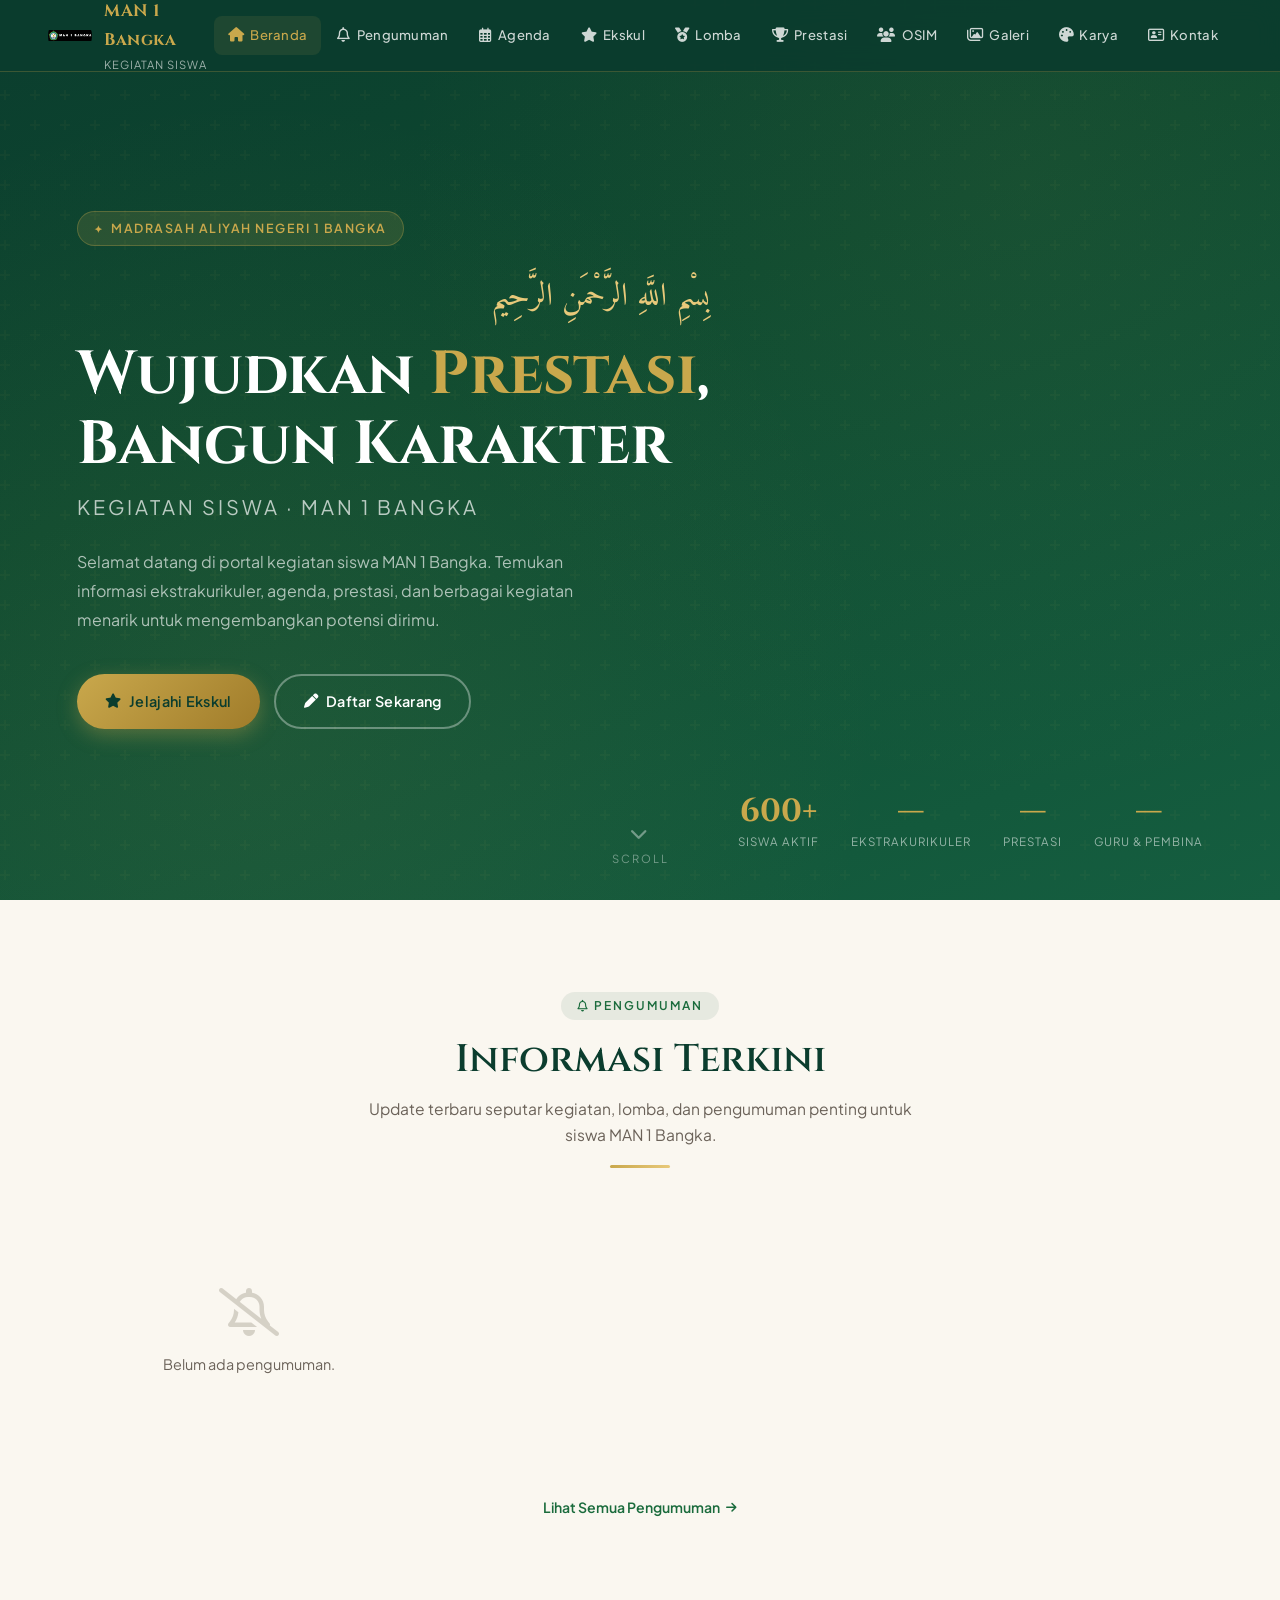
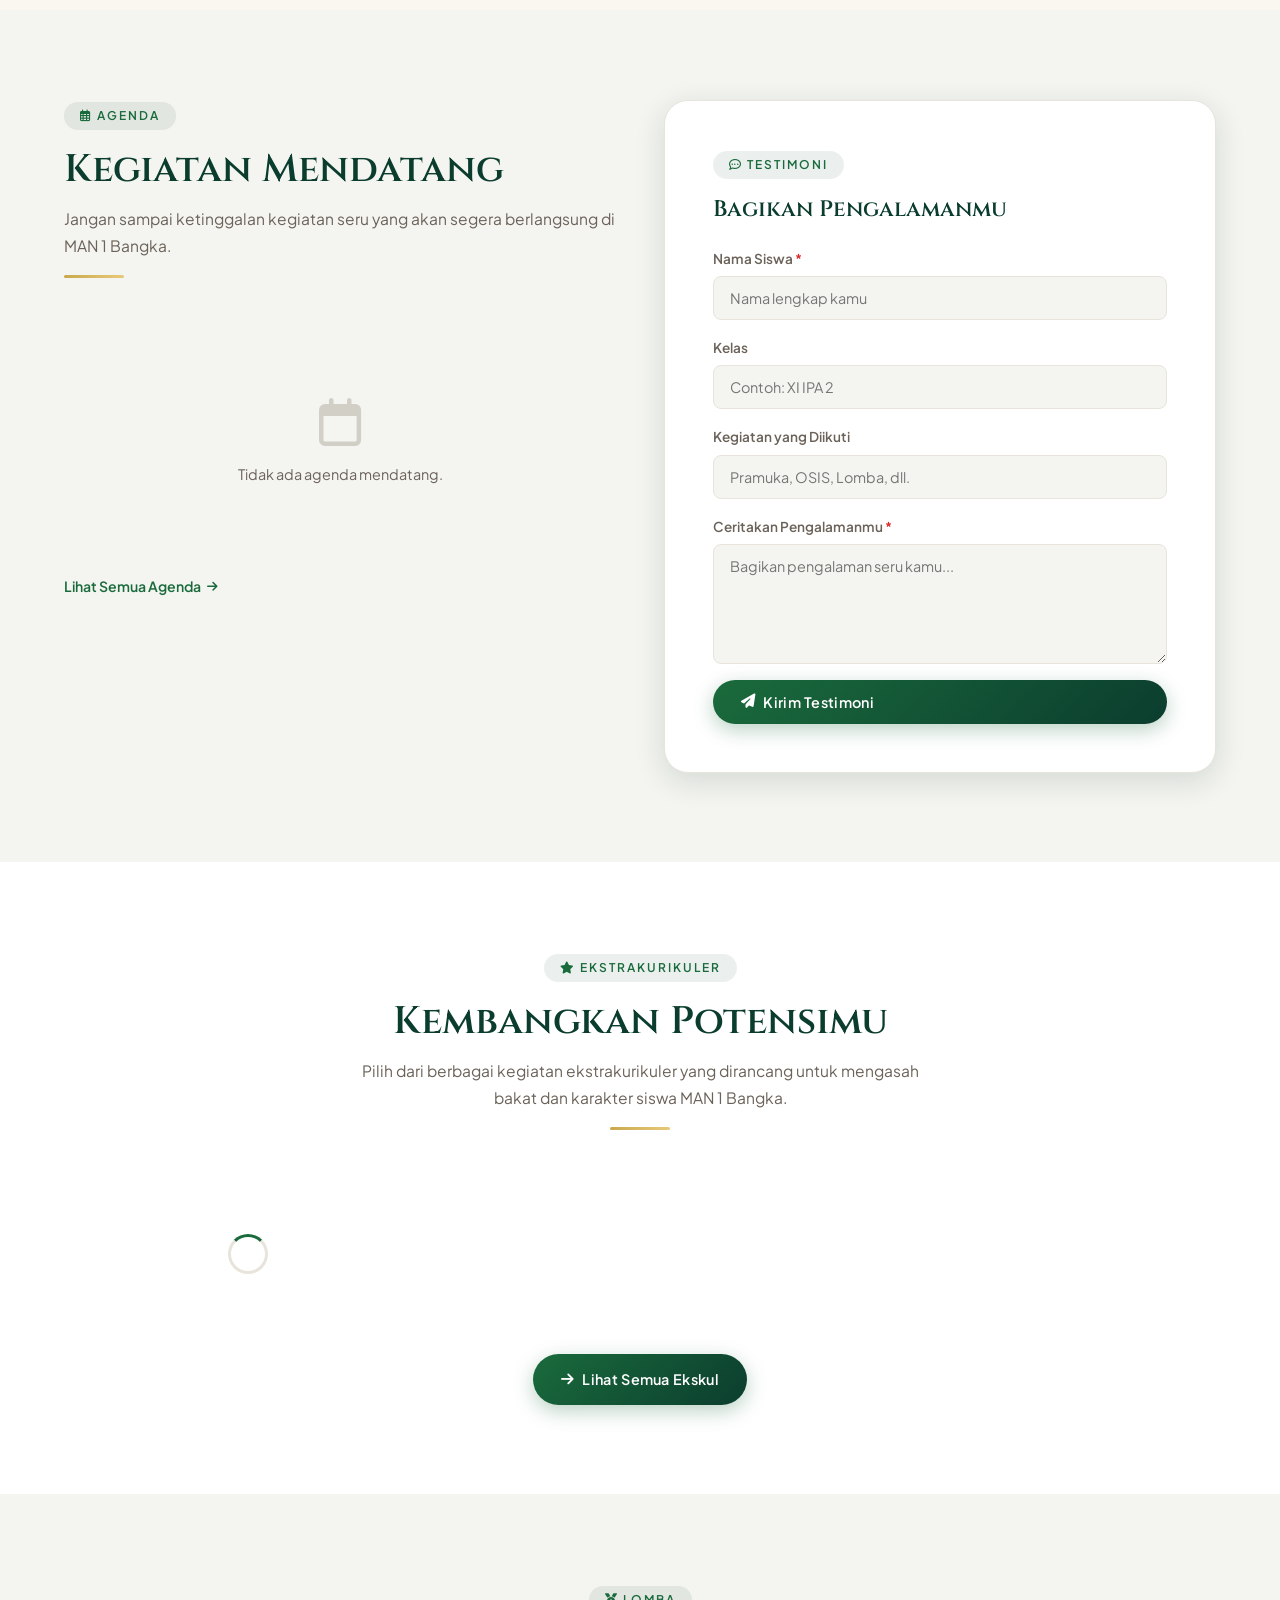
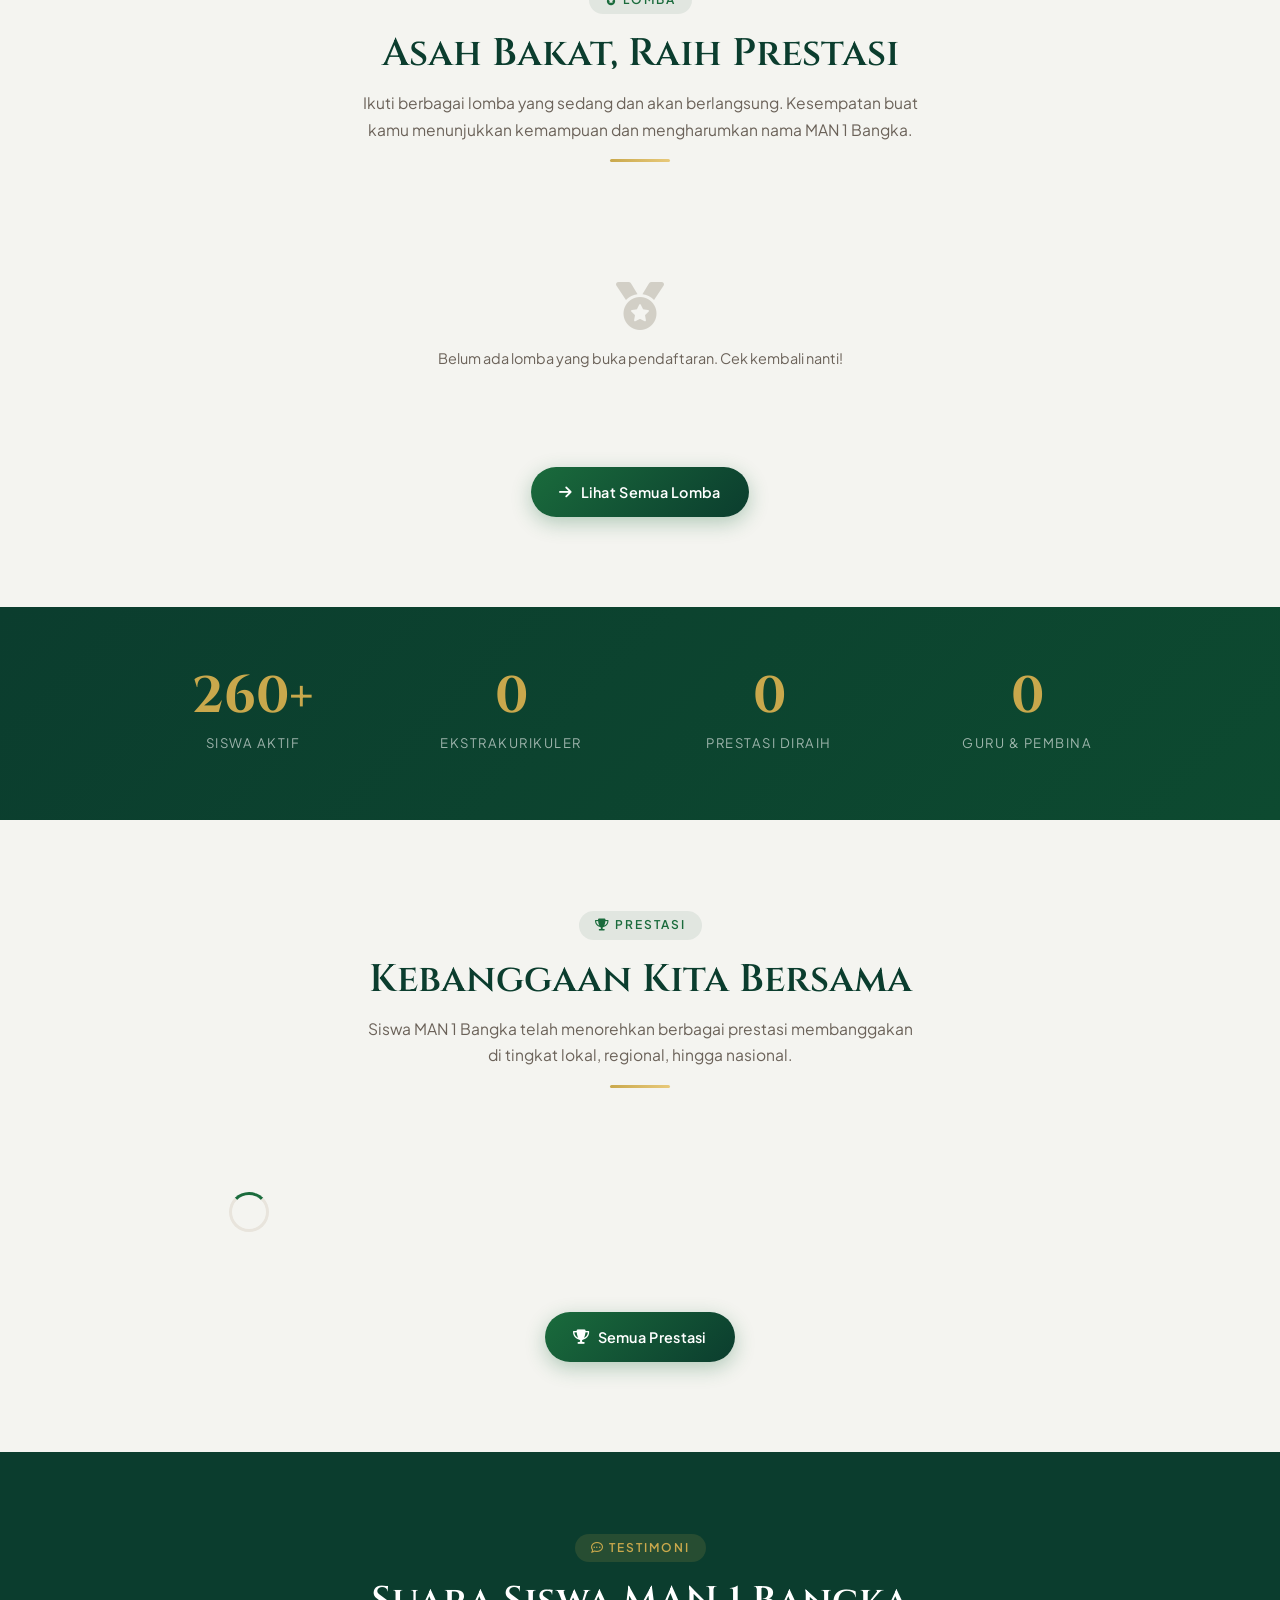
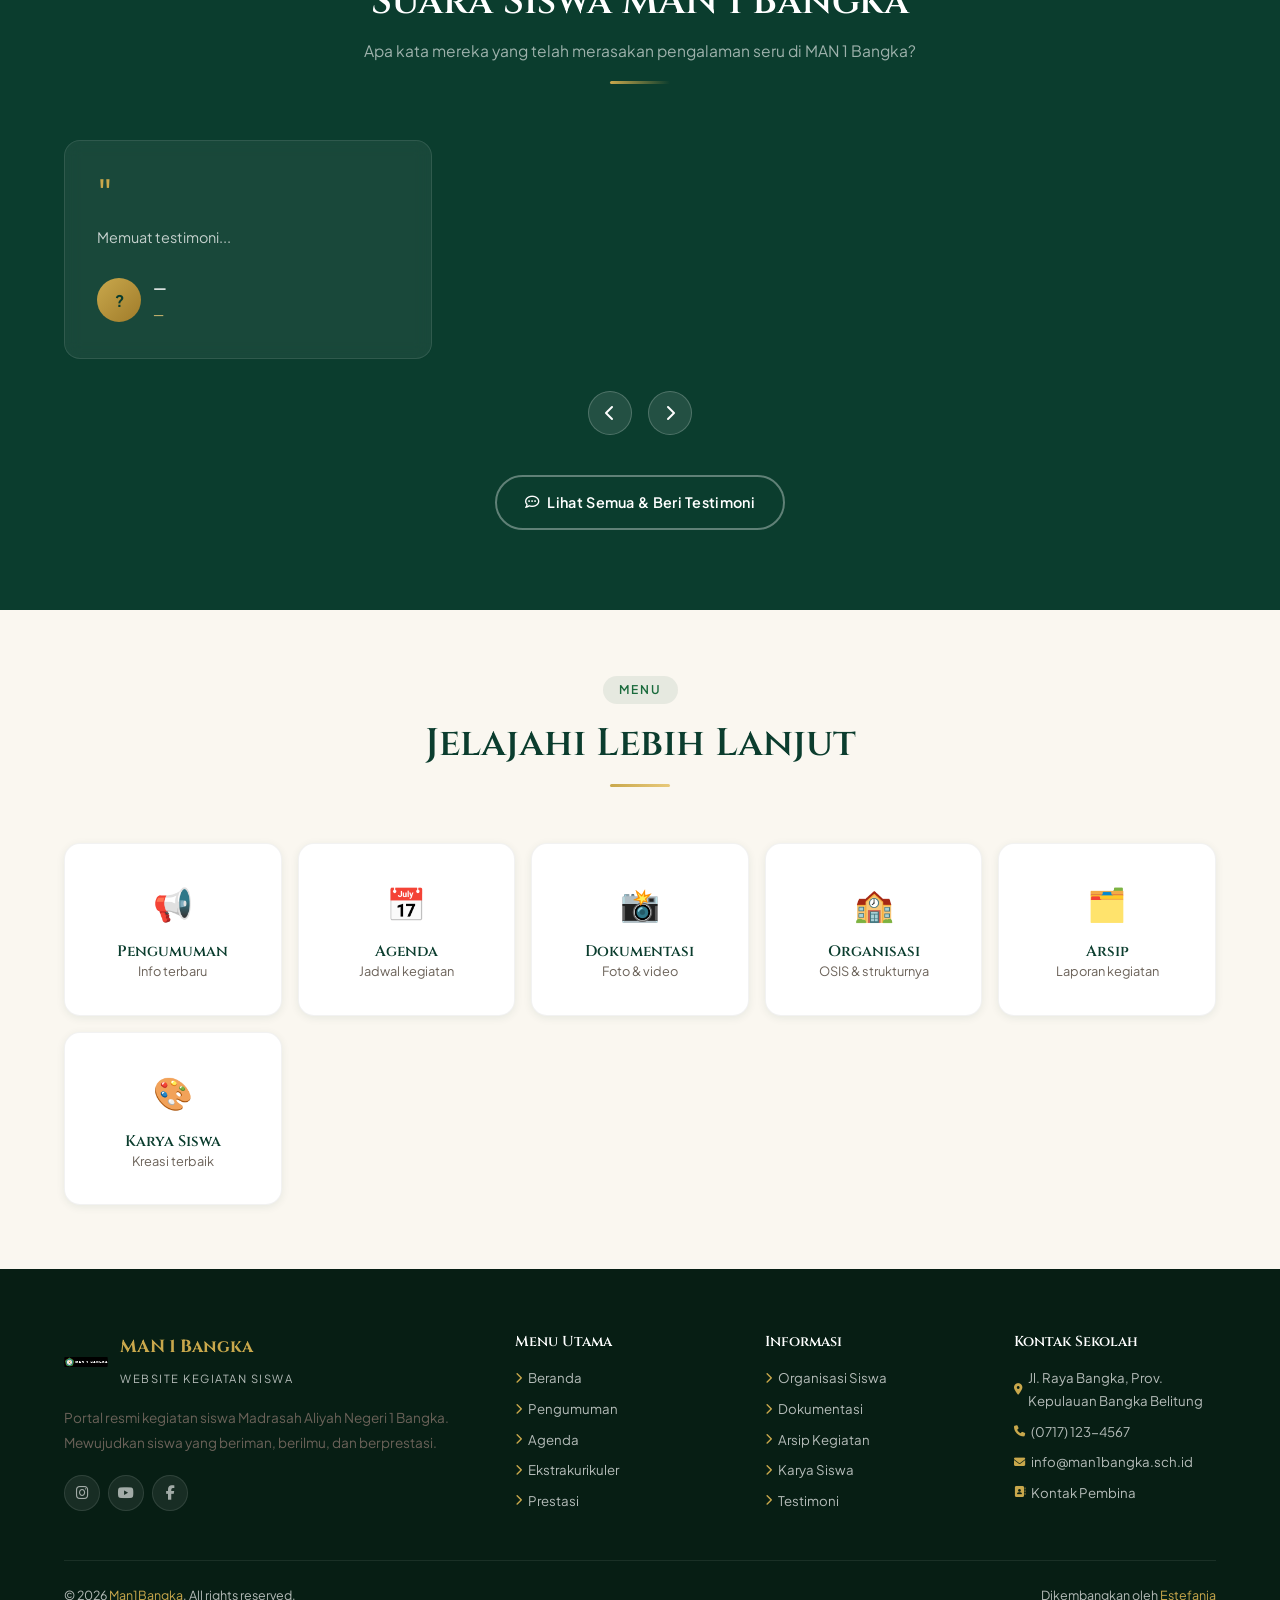
<file: man1bangka/index.html>
<!doctype html>
<html lang="id">
  <head>
    <meta charset="UTF-8" />
    <meta name="viewport" content="width=device-width, initial-scale=1.0" />
    <title>MAN 1 Bangka — Website Kegiatan Siswa</title>
    <meta
      name="description"
      content="Website resmi kegiatan siswa MAN 1 Bangka — informasi ekstrakurikuler, prestasi, agenda, dan pengumuman sekolah."
    />
    <link rel="stylesheet" href="assets/css/style.css" />
    <link
      rel="stylesheet"
      href="https://cdnjs.cloudflare.com/ajax/libs/font-awesome/6.4.0/css/all.min.css"
    />
    <style>
      /* Index-specific extras */
      .home-section {
        background: var(--white);
      }
      .home-section:nth-child(even) {
        background: var(--gray-100);
      }
      .section-link {
        display: inline-flex;
        align-items: center;
        gap: 6px;
        color: var(--green-mid);
        font-weight: 600;
        font-size: 0.88rem;
        transition: var(--transition);
        margin-top: 1.5rem;
      }
      .section-link:hover {
        color: var(--gold-dark);
        gap: 10px;
      }
      .section-link i {
        font-size: 0.75rem;
      }
      .pengumuman-sect {
        background: var(--cream);
      }
      .prestasi-sect {
        background: var(--gray-100);
      }
    </style>
  </head>
  <body>
    <!-- ============================================================
     NAVBAR
     ============================================================ -->
    <nav class="navbar">
      <div class="navbar__brand">
        <img
          src="assets/img/logo.png"
          alt="MAN 1 Bangka"
          style="
            width: 44px;
            height: 44px;
            object-fit: contain;
            border-radius: 50%;
          "
        />
        <div class="navbar__title">
          <span>MAN 1 Bangka</span>
          <span>KEGIATAN SISWA</span>
        </div>
      </div>
      <ul class="navbar__nav">
        <li>
          <a href="index.html" class="active"
            ><i class="fas fa-home"></i> Beranda</a
          >
        </li>
        <li>
          <a href="halaman/pengumuman.php"
            ><i class="far fa-bell"></i> Pengumuman</a
          >
        </li>
        <li>
          <a href="halaman/agenda.php"
            ><i class="far fa-calendar-alt"></i> Agenda</a
          >
        </li>
        <li>
          <a href="halaman/ekstrakurikuler.php"
            ><i class="fas fa-star"></i> Ekskul</a
          >
        </li>
        <li>
          <a href="halaman/lomba.php"
            ><i class="fas fa-medal"></i> Lomba</a
          >
        </li>
        <li>
          <a href="halaman/prestasi.php"
            ><i class="fas fa-trophy"></i> Prestasi</a
          >
        </li>
        <li>
          <a href="halaman/organisasi.php"><i class="fas fa-users"></i> OSIM</a>
        </li>
        <li>
          <a href="halaman/dokumentasi.php"
            ><i class="far fa-images"></i> Galeri</a
          >
        </li>
        <li>
          <a href="halaman/karya-siswa.php"
            ><i class="fas fa-palette"></i> Karya</a
          >
        </li>
        <li>
          <a href="halaman/kontak.php"
            ><i class="far fa-address-card"></i> Kontak</a
          >
        </li>
      </ul>
      <button class="hamburger" aria-label="Menu" aria-expanded="false">
        <span></span><span></span><span></span>
      </button>
    </nav>

    <!-- Mobile Nav -->
    <div class="mobile-nav">
      <a href="index.html"><i class="fas fa-home"></i> Beranda</a>
      <a href="halaman/pengumuman.php"
        ><i class="far fa-bell"></i> Pengumuman</a
      >
      <a href="halaman/agenda.php"
        ><i class="far fa-calendar-alt"></i> Agenda</a
      >
      <a href="halaman/ekstrakurikuler.php"
        ><i class="fas fa-star"></i> Ekstrakurikuler</a
      >
      <a href="halaman/lomba.php"
        ><i class="fas fa-medal"></i> Lomba</a
      >
      <a href="halaman/prestasi.php"
        ><i class="fas fa-trophy"></i> Prestasi Siswa</a
      >
      <a href="halaman/organisasi.php"
        ><i class="fas fa-users"></i> Organisasi Siswa</a
      >
      <a href="halaman/dokumentasi.php"
        ><i class="far fa-images"></i> Dokumentasi</a
      >
      <a href="halaman/arsip.php"
        ><i class="fas fa-archive"></i> Arsip Kegiatan</a
      >
      <a href="halaman/karya-siswa.php"
        ><i class="fas fa-palette"></i> Karya Siswa</a
      >
      <a href="halaman/testimoni.php"
        ><i class="far fa-comment-dots"></i> Testimoni</a
      >
      <a href="halaman/kontak.php"
        ><i class="far fa-address-card"></i> Kontak Pembina</a
      >
    </div>

    <!-- ============================================================
     HERO
     ============================================================ -->
    <section class="hero">
      <div class="hero__pattern"></div>
      <div class="hero__geo"></div>
      <div class="hero__content">
        <div class="hero__badge">Madrasah Aliyah Negeri 1 Bangka</div>
        <div class="hero__arabic">بِسْمِ اللَّهِ الرَّحْمَنِ الرَّحِيم</div>
        <h1 class="hero__title">
          Wujudkan <span>Prestasi</span>,<br />Bangun Karakter
        </h1>
        <p class="hero__subtitle">Kegiatan Siswa · MAN 1 Bangka</p>
        <p class="hero__desc">
          Selamat datang di portal kegiatan siswa MAN 1 Bangka. Temukan
          informasi ekstrakurikuler, agenda, prestasi, dan berbagai kegiatan
          menarik untuk mengembangkan potensi dirimu.
        </p>
        <div class="hero__actions">
          <a href="halaman/ekstrakurikuler.php" class="btn btn-primary"
            ><i class="fas fa-star"></i> Jelajahi Ekskul</a
          >
          <a href="halaman/pendaftaran.php" class="btn btn-outline"
            ><i class="fas fa-pen"></i> Daftar Sekarang</a
          >
        </div>
      </div>
      <div class="hero__stats">
        <div class="stat">
          <div class="stat__num" data-counter data-target="600" data-suffix="+">
            600+
          </div>
          <div class="stat__label">Siswa Aktif</div>
        </div>
        <div class="stat">
          <div class="stat__num" id="hero-stat-ekskul">—</div>
          <div class="stat__label">Ekstrakurikuler</div>
        </div>
        <div class="stat">
          <div class="stat__num" id="hero-stat-prestasi">—</div>
          <div class="stat__label">Prestasi</div>
        </div>
        <div class="stat">
          <div class="stat__num" id="hero-stat-guru">—</div>
          <div class="stat__label">Guru & Pembina</div>
        </div>
      </div>
      <div
        class="hero__scroll"
        onclick="
          document
            .getElementById('pengumuman-sect')
            .scrollIntoView({ behavior: 'smooth' })
        "
      >
        <i class="fas fa-chevron-down"></i>
        <span>Scroll</span>
      </div>
    </section>

    <!-- ============================================================
     PENGUMUMAN HIGHLIGHT
     ============================================================ -->
    <section
      class="home-section pengumuman-sect"
      id="pengumuman-sect"
      style="background: var(--cream)"
    >
      <div class="section-header reveal">
        <div class="section-tag"><i class="far fa-bell"></i> Pengumuman</div>
        <h2>Informasi Terkini</h2>
        <p>
          Update terbaru seputar kegiatan, lomba, dan pengumuman penting untuk
          siswa MAN 1 Bangka.
        </p>
        <div class="section-divider"></div>
      </div>
      <div class="highlight-grid" id="highlight-container">
        <!-- Loaded via JS -->
        <div class="loading"><div class="spinner"></div></div>
      </div>
      <div style="text-align: center">
        <a href="halaman/pengumuman.php" class="section-link"
          >Lihat Semua Pengumuman <i class="fas fa-arrow-right"></i
        ></a>
      </div>
    </section>

    <!-- ============================================================
     AGENDA UPCOMING
     ============================================================ -->
    <section class="home-section" style="background: var(--gray-100)">
      <div
        style="
          display: grid;
          grid-template-columns: 1fr 1fr;
          gap: 3rem;
          align-items: start;
          max-width: 1200px;
          margin: 0 auto;
        "
      >
        <div>
          <div class="section-header" style="text-align: left" class="reveal">
            <div class="section-tag">
              <i class="far fa-calendar-alt"></i> Agenda
            </div>
            <h2>Kegiatan Mendatang</h2>
            <p>
              Jangan sampai ketinggalan kegiatan seru yang akan segera
              berlangsung di MAN 1 Bangka.
            </p>
            <div class="section-divider" style="margin-left: 0"></div>
          </div>
          <div id="agenda-upcoming" style="margin-top: 1.5rem">
            <div class="loading"><div class="spinner"></div></div>
          </div>
          <a href="halaman/agenda.php" class="section-link"
            >Lihat Semua Agenda <i class="fas fa-arrow-right"></i
          ></a>
        </div>
        <div class="reveal">
          <div class="form-card">
            <div
              class="section-header"
              style="text-align: left; margin-bottom: 1.5rem"
            >
              <div class="section-tag">
                <i class="far fa-comment-dots"></i> Testimoni
              </div>
              <h2 style="font-size: 1.4rem">Bagikan Pengalamanmu</h2>
            </div>
            <form id="form-testimoni-quick" onsubmit="return false;">
              <div style="display: flex; flex-direction: column; gap: 1rem">
                <div class="form-group">
                  <label>Nama Siswa <span>*</span></label>
                  <input
                    class="form-control"
                    name="nama_siswa"
                    placeholder="Nama lengkap kamu"
                    required
                  />
                </div>
                <div class="form-group">
                  <label>Kelas</label>
                  <input
                    class="form-control"
                    name="kelas"
                    placeholder="Contoh: XI IPA 2"
                  />
                </div>
                <div class="form-group">
                  <label>Kegiatan yang Diikuti</label>
                  <input
                    class="form-control"
                    name="nama_kegiatan"
                    placeholder="Pramuka, OSIS, Lomba, dll."
                  />
                </div>
                <div class="form-group">
                  <label>Ceritakan Pengalamanmu <span>*</span></label>
                  <textarea
                    class="form-control"
                    name="isi"
                    placeholder="Bagikan pengalaman seru kamu..."
                    rows="4"
                    required
                  ></textarea>
                </div>
                <input type="hidden" name="jenis_kegiatan" value="lainnya" />
                <input type="hidden" name="rating" value="5" />
                <button
                  type="button"
                  class="btn btn-green"
                  onclick="submitQuickTestimoni()"
                >
                  <i class="fas fa-paper-plane"></i> Kirim Testimoni
                </button>
              </div>
            </form>
          </div>
        </div>
      </div>
    </section>

    <!-- ============================================================
     EKSTRAKURIKULER FEATURED
     ============================================================ -->
    <section class="home-section" style="background: var(--white)">
      <div class="section-header reveal">
        <div class="section-tag">
          <i class="fas fa-star"></i> Ekstrakurikuler
        </div>
        <h2>Kembangkan Potensimu</h2>
        <p>
          Pilih dari berbagai kegiatan ekstrakurikuler yang dirancang untuk
          mengasah bakat dan karakter siswa MAN 1 Bangka.
        </p>
        <div class="section-divider"></div>
      </div>
      <div
        class="cards-grid"
        id="ekskul-home"
        style="max-width: 1200px; margin: 0 auto"
      >
        <div class="loading"><div class="spinner"></div></div>
      </div>
      <div style="text-align: center; margin-top: 2rem">
        <a href="halaman/ekstrakurikuler.php" class="btn btn-green"
          ><i class="fas fa-arrow-right"></i> Lihat Semua Ekskul</a
        >
      </div>
    </section>

    <!-- ============================================================
     LOMBA FEATURED
     ============================================================ -->
    <section class="home-section" style="background: var(--gray-100)">
      <div class="section-header reveal">
        <div class="section-tag">
          <i class="fas fa-medal"></i> Lomba
        </div>
        <h2>Asah Bakat, Raih Prestasi</h2>
        <p>
          Ikuti berbagai lomba yang sedang dan akan berlangsung.
          Kesempatan buat kamu menunjukkan kemampuan dan mengharumkan
          nama MAN 1 Bangka.
        </p>
        <div class="section-divider"></div>
      </div>
      <div
        class="cards-grid"
        id="lomba-home"
        style="max-width: 1200px; margin: 0 auto"
      >
        <div class="loading"><div class="spinner"></div></div>
      </div>
      <div style="text-align: center; margin-top: 2rem">
        <a href="halaman/lomba.php" class="btn btn-green"
          ><i class="fas fa-arrow-right"></i> Lihat Semua Lomba</a
        >
      </div>
    </section>

    <!-- ============================================================
     STATS
     ============================================================ -->
    <section class="stats-section">
      <div class="stats-grid" style="max-width: 1000px; margin: 0 auto">
        <div class="stat-item reveal">
          <span
            class="num"
            id="stat-siswa"
            data-counter
            data-target="600"
            data-suffix="+"
            >0</span
          >
          <span class="label">Siswa Aktif</span>
        </div>
        <div class="stat-item reveal">
          <span class="num" id="stat-ekskul">0</span>
          <span class="label">Ekstrakurikuler</span>
        </div>
        <div class="stat-item reveal">
          <span class="num" id="stat-prestasi">0</span>
          <span class="label">Prestasi Diraih</span>
        </div>
        <div class="stat-item reveal">
          <span class="num" id="stat-pembina">0</span>
          <span class="label">Guru & Pembina</span>
        </div>
      </div>
    </section>

    <!-- ============================================================
     PRESTASI HIGHLIGHT
     ============================================================ -->
    <section class="home-section prestasi-sect">
      <div class="section-header reveal">
        <div class="section-tag"><i class="fas fa-trophy"></i> Prestasi</div>
        <h2>Kebanggaan Kita Bersama</h2>
        <p>
          Siswa MAN 1 Bangka telah menorehkan berbagai prestasi membanggakan di
          tingkat lokal, regional, hingga nasional.
        </p>
        <div class="section-divider"></div>
      </div>
      <div
        class="prestasi-grid"
        id="prestasi-highlight"
        style="max-width: 1200px; margin: 0 auto 2rem"
      >
        <div class="loading"><div class="spinner"></div></div>
      </div>
      <div style="text-align: center">
        <a href="halaman/prestasi.php" class="btn btn-green"
          ><i class="fas fa-trophy"></i> Semua Prestasi</a
        >
      </div>
    </section>

    <!-- ============================================================
     TESTIMONI
     ============================================================ -->
    <section
      class="testimoni-section"
      style="padding: 5rem clamp(1rem, 5vw, 4rem)"
    >
      <div class="section-header reveal">
        <div class="section-tag">
          <i class="far fa-comment-dots"></i> Testimoni
        </div>
        <h2>Suara Siswa MAN 1 Bangka</h2>
        <p>
          Apa kata mereka yang telah merasakan pengalaman seru di MAN 1 Bangka?
        </p>
        <div class="section-divider"></div>
      </div>
      <div
        class="testimoni-slider"
        style="overflow: hidden; max-width: 1200px; margin: 0 auto"
      >
        <div class="testimoni-track" id="testimoni-track">
          <!-- loaded via JS -->
          <div class="testimoni-card">
            <div class="quote">"</div>
            <p class="text">Memuat testimoni...</p>
            <div class="author">
              <div class="avatar">?</div>
              <div class="author-info"><span>—</span><span>—</span></div>
            </div>
          </div>
        </div>
      </div>
      <div class="slider-controls">
        <button class="slider-btn prev">
          <i class="fas fa-chevron-left"></i>
        </button>
        <button class="slider-btn next">
          <i class="fas fa-chevron-right"></i>
        </button>
      </div>
      <div style="text-align: center; margin-top: 2.5rem">
        <a href="halaman/testimoni.php" class="btn btn-outline"
          ><i class="far fa-comment-dots"></i> Lihat Semua & Beri Testimoni</a
        >
      </div>
    </section>

    <!-- ============================================================
     QUICK LINKS
     ============================================================ -->
    <section
      style="background: var(--cream); padding: 4rem clamp(1rem, 5vw, 4rem)"
    >
      <div class="section-header reveal">
        <div class="section-tag">Menu</div>
        <h2>Jelajahi Lebih Lanjut</h2>
        <div class="section-divider"></div>
      </div>
      <div
        style="
          display: grid;
          grid-template-columns: repeat(auto-fill, minmax(180px, 1fr));
          gap: 1rem;
          max-width: 1200px;
          margin: 0 auto;
        "
      >
        <a
          href="halaman/pengumuman.php"
          class="card reveal"
          style="text-align: center; padding: 2rem 1rem; text-decoration: none"
        >
          <div style="font-size: 2rem; margin-bottom: 0.75rem">📢</div>
          <h3 style="font-size: 0.95rem">Pengumuman</h3>
          <p style="font-size: 0.8rem">Info terbaru</p>
        </a>
        <a
          href="halaman/agenda.php"
          class="card reveal"
          style="text-align: center; padding: 2rem 1rem; text-decoration: none"
        >
          <div style="font-size: 2rem; margin-bottom: 0.75rem">📅</div>
          <h3 style="font-size: 0.95rem">Agenda</h3>
          <p style="font-size: 0.8rem">Jadwal kegiatan</p>
        </a>
        <a
          href="halaman/dokumentasi.php"
          class="card reveal"
          style="text-align: center; padding: 2rem 1rem; text-decoration: none"
        >
          <div style="font-size: 2rem; margin-bottom: 0.75rem">📸</div>
          <h3 style="font-size: 0.95rem">Dokumentasi</h3>
          <p style="font-size: 0.8rem">Foto &amp; video</p>
        </a>
        <a
          href="halaman/organisasi.php"
          class="card reveal"
          style="text-align: center; padding: 2rem 1rem; text-decoration: none"
        >
          <div style="font-size: 2rem; margin-bottom: 0.75rem">🏫</div>
          <h3 style="font-size: 0.95rem">Organisasi</h3>
          <p style="font-size: 0.8rem">OSIS &amp; strukturnya</p>
        </a>
        <a
          href="halaman/arsip.php"
          class="card reveal"
          style="text-align: center; padding: 2rem 1rem; text-decoration: none"
        >
          <div style="font-size: 2rem; margin-bottom: 0.75rem">🗂️</div>
          <h3 style="font-size: 0.95rem">Arsip</h3>
          <p style="font-size: 0.8rem">Laporan kegiatan</p>
        </a>
        <a
          href="halaman/karya-siswa.php"
          class="card reveal"
          style="text-align: center; padding: 2rem 1rem; text-decoration: none"
        >
          <div style="font-size: 2rem; margin-bottom: 0.75rem">🎨</div>
          <h3 style="font-size: 0.95rem">Karya Siswa</h3>
          <p style="font-size: 0.8rem">Kreasi terbaik</p>
        </a>
      </div>
    </section>

    <!-- ============================================================
     FOOTER
     ============================================================ -->
    <footer>
      <div class="footer-grid">
        <div class="footer-brand">
          <div class="logo-wrap">
            <img
              src="assets/img/logo.png"
              alt="MAN 1 Bangka"
              style="
                width: 44px;
                height: 44px;
                object-fit: contain;
                border-radius: 50%;
              "
            />
            <div class="logo-text">
              <span>MAN 1 Bangka</span>
              <span>WEBSITE KEGIATAN SISWA</span>
            </div>
          </div>
          <p>
            Portal resmi kegiatan siswa Madrasah Aliyah Negeri 1 Bangka.
            Mewujudkan siswa yang beriman, berilmu, dan berprestasi.
          </p>
          <div class="footer-socials">
            <a href="#" title="Instagram"><i class="fab fa-instagram"></i></a>
            <a href="#" title="YouTube"><i class="fab fa-youtube"></i></a>
            <a href="#" title="Facebook"><i class="fab fa-facebook-f"></i></a>
          </div>
        </div>
        <div class="footer-col">
          <h4>Menu Utama</h4>
          <ul>
            <li>
              <a href="index.html"
                ><i class="fas fa-chevron-right"></i> Beranda</a
              >
            </li>
            <li>
              <a href="halaman/pengumuman.php"
                ><i class="fas fa-chevron-right"></i> Pengumuman</a
              >
            </li>
            <li>
              <a href="halaman/agenda.php"
                ><i class="fas fa-chevron-right"></i> Agenda</a
              >
            </li>
            <li>
              <a href="halaman/ekstrakurikuler.php"
                ><i class="fas fa-chevron-right"></i> Ekstrakurikuler</a
              >
            </li>
            <li>
              <a href="halaman/prestasi.php"
                ><i class="fas fa-chevron-right"></i> Prestasi</a
              >
            </li>
          </ul>
        </div>
        <div class="footer-col">
          <h4>Informasi</h4>
          <ul>
            <li>
              <a href="halaman/organisasi.php"
                ><i class="fas fa-chevron-right"></i> Organisasi Siswa</a
              >
            </li>
            <li>
              <a href="halaman/dokumentasi.php"
                ><i class="fas fa-chevron-right"></i> Dokumentasi</a
              >
            </li>
            <li>
              <a href="halaman/arsip.php"
                ><i class="fas fa-chevron-right"></i> Arsip Kegiatan</a
              >
            </li>
            <li>
              <a href="halaman/karya-siswa.php"
                ><i class="fas fa-chevron-right"></i> Karya Siswa</a
              >
            </li>
            <li>
              <a href="halaman/testimoni.php"
                ><i class="fas fa-chevron-right"></i> Testimoni</a
              >
            </li>
          </ul>
        </div>
        <div class="footer-col">
          <h4>Kontak Sekolah</h4>
          <ul>
            <li>
              <a href="#"
                ><i class="fas fa-map-marker-alt"></i> Jl. Raya Bangka, Prov.
                Kepulauan Bangka Belitung</a
              >
            </li>
            <li>
              <a href="tel:07171234567"
                ><i class="fas fa-phone"></i> (0717) 123-4567</a
              >
            </li>
            <li>
              <a href="mailto:info@man1bangka.sch.id"
                ><i class="fas fa-envelope"></i> info@man1bangka.sch.id</a
              >
            </li>
            <li>
              <a href="halaman/kontak.php"
                ><i class="fas fa-address-book"></i> Kontak Pembina</a
              >
            </li>
            <li></li>
          </ul>
        </div>
      </div>
      <div class="footer-bottom">
        <div>© 2026 <span>Man1Bangka</span>. All rights reserved.</div>
        <div>Dikembangkan oleh <span>Estefania</span></div>
      </div>
    </footer>

    <button id="scrollTop" aria-label="Scroll ke atas">
      <i class="fas fa-arrow-up"></i>
    </button>

    <!-- Modal Detail -->
    <div class="modal-overlay" id="modal-detail">
      <div class="modal">
        <div class="modal__header">
          <h3 id="modal-detail-title">Detail</h3>
          <button
            class="modal__close"
            onclick="
              document.getElementById('modal-detail').classList.remove('open')
            "
          >
            ×
          </button>
        </div>
        <div class="modal__body">
          <p id="modal-detail-body" style="line-height: 1.9"></p>
        </div>
      </div>
    </div>

    <script src="assets/js/main.js"></script>
    <script>
      // Quick testimoni for homepage
      async function submitQuickTestimoni() {
        const form = document.getElementById("form-testimoni-quick");
        const fd = new FormData(form);
        const nama = fd.get("nama_siswa");
        const isi = fd.get("isi");
        if (!nama || !isi) {
          showAlert("Nama dan cerita wajib diisi", "error");
          return;
        }
        const res = await apiPost("testimoni", "tambah", fd);
        if (res?.status === "success") {
          showAlert("Testimoni berhasil dikirim! Terima kasih 🙏");
          form.reset();
        } else showAlert(res?.message || "Gagal mengirim", "error");
      }

      // Load ekskul for homepage (3 items only)
      (async () => {
        const container = document.getElementById("ekskul-home");
        const res = await apiGet("ekskul", "list");
        const icons = {
          olahraga: "⚽",
          seni: "🎨",
          akademik: "📚",
          keagamaan: "🕌",
          teknologi: "💻",
          lainnya: "🌟",
        };
        if (res?.status === "success" && res.data.length) {
          // Update stat ekskul dynamically
          animateStatNum("stat-ekskul", res.data.length, "");
          // Hero
          const heroE = document.getElementById("hero-stat-ekskul");
          if (heroE) heroE.textContent = res.data.length;

          container.innerHTML = res.data
            .slice(0, 3)
            .map(
              (e) => `
      <div class="ekskul-card reveal" style="max-width:100%;">
        <div class="ekskul-card__header">
          <div class="ekskul-card__icon">${icons[e.kategori] || "🌟"}</div>
          <h3 class="ekskul-card__title">${esc(e.nama)}</h3>
          <span class="badge badge-gold">${e.kategori}</span>
        </div>
        <div class="ekskul-card__body">
          <p style="font-size:.87rem;margin-bottom:1rem;">${esc((e.deskripsi || "").substring(0, 120))}...</p>
          <div class="ekskul-card__row"><i class="fas fa-user-tie"></i><span>${esc(e.nama_pembina || "-")}</span></div>
          <div class="ekskul-card__row"><i class="far fa-clock"></i><span>${esc(e.jadwal || "-")}</span></div>
        </div>
        <div class="ekskul-card__footer">
          <button class="btn btn-green btn-sm" onclick="window.location='halaman/ekstrakurikuler.php'">
            <i class="fas fa-arrow-right"></i> Detail
          </button>
        </div>
      </div>
    `,
            )
            .join("");
          initReveal();
        }
      })();

      // Load lomba for homepage (3 items — hanya yang masih buka pendaftaran)
      (async () => {
        const container = document.getElementById("lomba-home");
        if (!container) return;
        const res = await apiGet("lomba", "list", { only_open: 1 });
        const icons = {
          akademik: "📚",
          seni: "🎨",
          olahraga: "⚽",
          keagamaan: "🕌",
          teknologi: "💻",
          lainnya: "🏆",
        };
        const tingkatIcons = {
          sekolah: "🏫",
          kabupaten: "🏘️",
          provinsi: "🗺️",
          nasional: "🇮🇩",
          internasional: "🌏",
        };
        const fmtTgl = (d) => {
          if (!d) return "";
          const dt = new Date(d);
          if (isNaN(dt)) return d;
          return dt.toLocaleDateString("id-ID", { day: "2-digit", month: "short" });
        };
        if (res?.status === "success" && res.data.length) {
          container.innerHTML = res.data
            .slice(0, 3)
            .map(
              (l) => `
      <div class="ekskul-card reveal" style="max-width:100%;">
        <div class="ekskul-card__header">
          <div class="ekskul-card__icon">${icons[l.kategori] || "🏆"}</div>
          <h3 class="ekskul-card__title">${esc(l.nama)}</h3>
          <span class="badge badge-gold">${tingkatIcons[l.tingkat] || ""} ${esc(l.tingkat || "")}</span>
        </div>
        <div class="ekskul-card__body">
          <p style="font-size:.87rem;margin-bottom:1rem;">${esc((l.deskripsi || "").substring(0, 120))}${(l.deskripsi || "").length > 120 ? "..." : ""}</p>
          ${l.penyelenggara ? `<div class="ekskul-card__row"><i class="fas fa-building"></i><span>${esc(l.penyelenggara)}</span></div>` : ""}
          ${l.tanggal_mulai ? `<div class="ekskul-card__row"><i class="far fa-calendar"></i><span>${fmtTgl(l.tanggal_mulai)}</span></div>` : ""}
          ${l.deadline_pendaftaran ? `<div class="ekskul-card__row" style="color:#b91c1c;"><i class="far fa-clock"></i><span>Deadline: ${fmtTgl(l.deadline_pendaftaran)}</span></div>` : ""}
        </div>
        <div class="ekskul-card__footer">
          <a class="btn btn-green btn-sm" href="halaman/pendaftaran.php?lomba=${encodeURIComponent(l.nama)}">
            <i class="fas fa-pen"></i> Daftar
          </a>
        </div>
      </div>
    `,
            )
            .join("");
          initReveal();
        } else {
          container.innerHTML = `<div class="empty-state" style="grid-column:1/-1;"><i class="fas fa-medal"></i><p>Belum ada lomba yang buka pendaftaran. Cek kembali nanti!</p></div>`;
        }
      })();

      // Load dynamic stats for prestasi & pembina
      (async () => {
        // Prestasi count — mid-page + hero
        const resPrestasi = await apiGet("prestasi", "list");
        if (resPrestasi?.status === "success") {
          const n = resPrestasi.data.length;
          animateStatNum("stat-prestasi", n, "+");
          // Hero hero-stat-prestasi
          const heroP = document.getElementById("hero-stat-prestasi");
          if (heroP) {
            heroP.textContent = n + "+";
          }
        }
        // Pembina count — mid-page + hero
        const resPembina = await apiGet("pembina", "list");
        if (resPembina?.status === "success") {
          const n = resPembina.data.length;
          animateStatNum("stat-pembina", n, "");
          const heroG = document.getElementById("hero-stat-guru");
          if (heroG) {
            heroG.textContent = n + "+";
          }
        }
      })();

      // Animate a specific stat element with counter
      function animateStatNum(id, target, suffix) {
        const el = document.getElementById(id);
        if (!el) return;
        el.textContent = "0";
        const obs = new IntersectionObserver(
          (entries) => {
            entries.forEach((e) => {
              if (e.isIntersecting) {
                let cur = 0;
                const step = Math.max(1, Math.floor(target / 60));
                const timer = setInterval(() => {
                  cur = Math.min(cur + step, target);
                  el.textContent = cur.toLocaleString("id-ID") + suffix;
                  if (cur >= target) clearInterval(timer);
                }, 30);
                obs.unobserve(e.target);
              }
            });
          },
          { threshold: 0.5 },
        );
        obs.observe(el);
      }
    </script>
  </body>
</html>
</file>
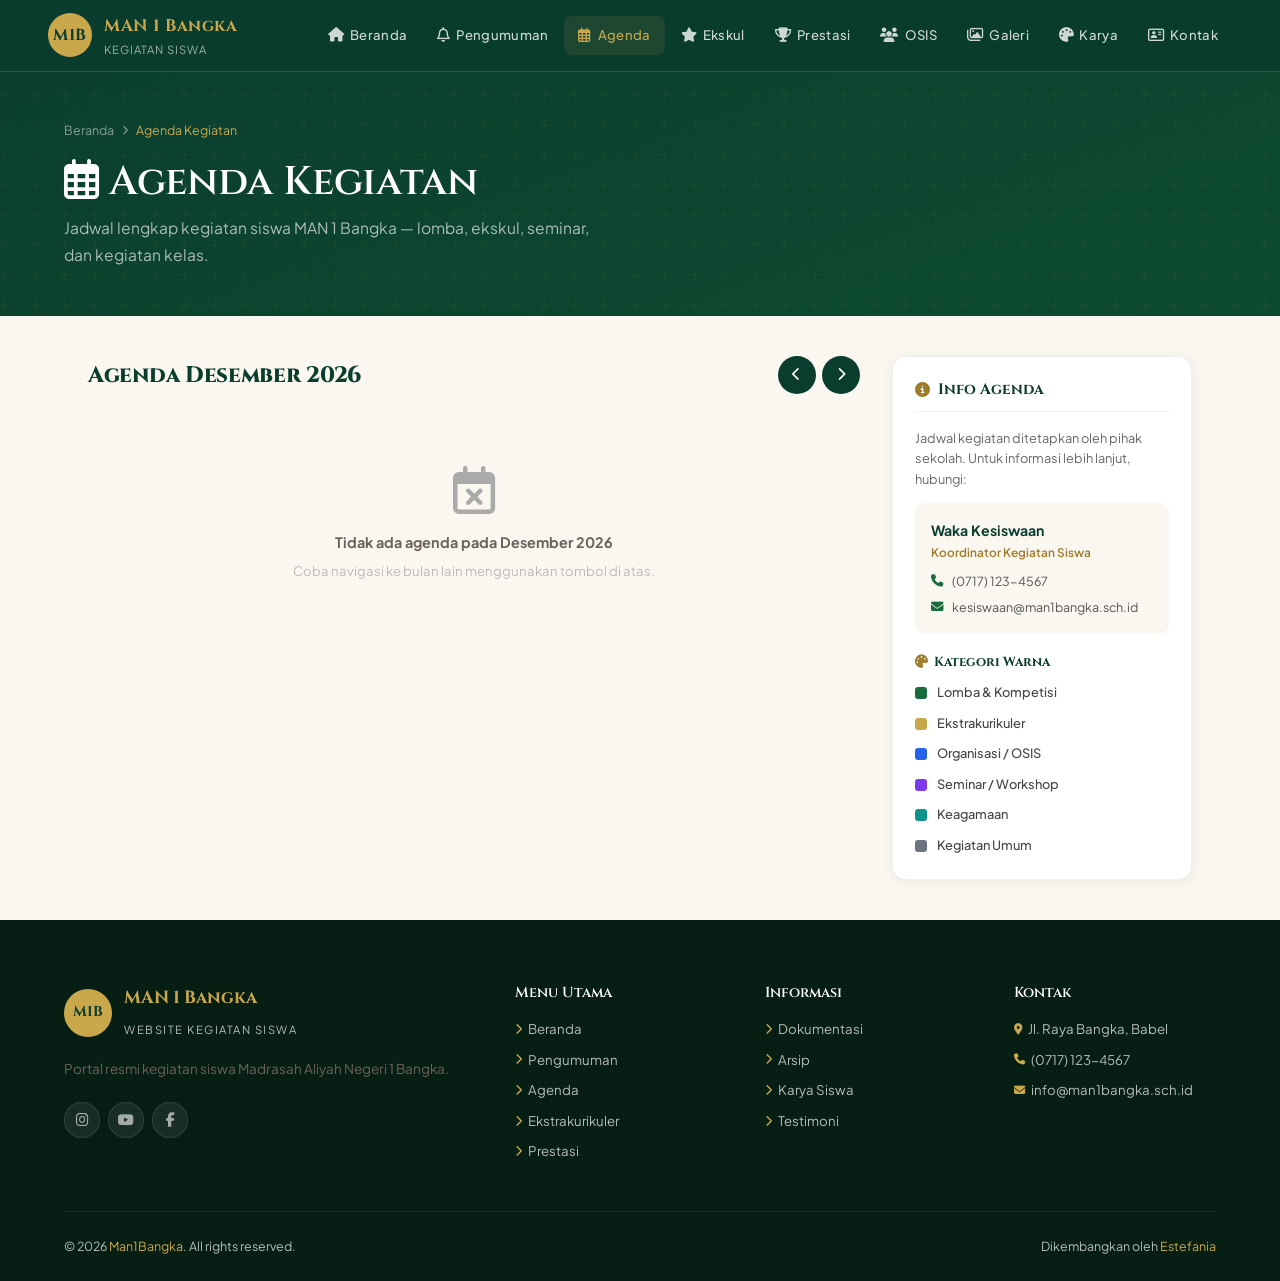
<file: man1bangka/halaman/agenda.html>
<!doctype html>
<html lang="id">
  <head>
    <meta charset="UTF-8" />
    <meta name="viewport" content="width=device-width, initial-scale=1.0" />
    <title>Agenda Kegiatan — MAN 1 Bangka</title>
    <link rel="stylesheet" href="../assets/css/style.css" />
    <link
      rel="stylesheet"
      href="https://cdnjs.cloudflare.com/ajax/libs/font-awesome/6.4.0/css/all.min.css"
    />
    <style>
      /* ---- AGENDA PAGE STYLES ---- */
      .agenda-wrap {
        max-width: 1200px;
        margin: 0 auto;
        padding: 2.5rem clamp(1rem, 5vw, 3rem);
        display: grid;
        grid-template-columns: 1fr 300px;
        gap: 2rem;
        align-items: start;
      }
      @media (max-width: 900px) {
        .agenda-wrap {
          grid-template-columns: 1fr;
        }
      }

      /* Month header */
      .month-header {
        display: flex;
        align-items: center;
        justify-content: space-between;
        margin-bottom: 1.5rem;
        flex-wrap: wrap;
        gap: 0.75rem;
      }
      .month-title {
        font-size: 1.4rem;
        font-weight: 800;
        color: var(--green-dark);
        letter-spacing: -0.3px;
      }
      .month-nav {
        display: flex;
        gap: 0.4rem;
      }
      .month-nav button {
        width: 38px;
        height: 38px;
        border-radius: 50%;
        background: var(--green-dark);
        color: #fff;
        border: none;
        cursor: pointer;
        display: flex;
        align-items: center;
        justify-content: center;
        font-size: 0.85rem;
        transition: 0.2s;
      }
      .month-nav button:hover {
        background: var(--green-mid);
        transform: scale(1.08);
      }

      /* Agenda cards */
      .agenda-card {
        background: #fff;
        border-radius: 14px;
        padding: 0;
        box-shadow: 0 2px 12px rgba(0, 0, 0, 0.06);
        border: 1px solid rgba(0, 0, 0, 0.06);
        overflow: hidden;
        margin-bottom: 1rem;
        display: flex;
        transition: 0.2s;
        animation: fadeInUp 0.35s ease both;
      }
      .agenda-card:hover {
        transform: translateY(-2px);
        box-shadow: 0 6px 20px rgba(0, 0, 0, 0.1);
      }

      /* Color accent bar */
      .agenda-accent {
        width: 6px;
        flex-shrink: 0;
        border-radius: 0;
        background: var(--green-mid);
      }

      /* Date box */
      .agenda-datebox {
        flex-shrink: 0;
        width: 72px;
        display: flex;
        flex-direction: column;
        align-items: center;
        justify-content: center;
        padding: 1.2rem 0.5rem;
        background: var(--cream);
        border-right: 1px solid rgba(0, 0, 0, 0.06);
      }
      .agenda-datebox .ad-day {
        font-size: 1.9rem;
        font-weight: 900;
        line-height: 1;
        color: var(--green-dark);
        font-family: var(--font-display, serif);
      }
      .agenda-datebox .ad-mon {
        font-size: 0.65rem;
        font-weight: 700;
        text-transform: uppercase;
        color: var(--green-mid);
        letter-spacing: 1px;
        margin-top: 2px;
      }
      .agenda-datebox .ad-year {
        font-size: 0.6rem;
        color: #999;
        margin-top: 1px;
      }

      /* Content */
      .agenda-content {
        flex: 1;
        padding: 1.1rem 1.25rem;
        min-width: 0;
      }
      .agenda-content h4 {
        font-size: 1rem;
        font-weight: 700;
        color: #1a1a2e;
        margin-bottom: 0.35rem;
        line-height: 1.35;
        overflow: hidden;
        display: -webkit-box;
        -webkit-line-clamp: 2;
        -webkit-box-orient: vertical;
      }
      .agenda-content .agenda-desc {
        font-size: 0.82rem;
        color: #666;
        margin-bottom: 0.65rem;
        line-height: 1.55;
        overflow: hidden;
        display: -webkit-box;
        -webkit-line-clamp: 2;
        -webkit-box-orient: vertical;
      }
      .agenda-tags {
        display: flex;
        flex-wrap: wrap;
        gap: 0.35rem;
        align-items: center;
      }
      .agenda-tag {
        display: inline-flex;
        align-items: center;
        gap: 0.25rem;
        font-size: 0.72rem;
        font-weight: 600;
        padding: 0.22rem 0.6rem;
        border-radius: 99px;
        white-space: nowrap;
      }
      .tag-kategori {
        background: rgba(11, 61, 46, 0.1);
        color: var(--green-mid);
      }
      .tag-lokasi {
        background: rgba(37, 99, 235, 0.1);
        color: #2563eb;
      }
      .tag-selesai {
        background: #dcfce7;
        color: #166534;
      }
      .tag-tanggal2 {
        background: rgba(201, 168, 76, 0.12);
        color: var(--gold-dark);
      }

      /* Status badge right side */
      .agenda-status {
        flex-shrink: 0;
        padding: 1rem 0.85rem;
        display: flex;
        align-items: flex-start;
        justify-content: flex-end;
      }
      .status-pill {
        font-size: 0.68rem;
        font-weight: 700;
        padding: 0.2rem 0.6rem;
        border-radius: 99px;
        white-space: nowrap;
      }
      .status-selesai {
        background: #dcfce7;
        color: #166534;
      }
      .status-berjalan {
        background: #dbeafe;
        color: #1e40af;
      }
      .status-akan {
        background: #fef9c3;
        color: #92400e;
      }

      /* Sidebar info */
      .agenda-sidebar .info-card {
        background: #fff;
        border-radius: 14px;
        padding: 1.4rem;
        box-shadow: 0 2px 12px rgba(0, 0, 0, 0.07);
        position: sticky;
        top: 90px;
        border: 1px solid rgba(0, 0, 0, 0.06);
      }
      .info-card h3 {
        font-size: 0.95rem;
        font-weight: 700;
        color: var(--green-dark);
        display: flex;
        align-items: center;
        gap: 0.5rem;
        margin-bottom: 1rem;
        padding-bottom: 0.75rem;
        border-bottom: 1px solid #f0f0f0;
      }
      .info-contact {
        background: var(--cream);
        border-radius: 10px;
        padding: 1rem;
        margin-bottom: 1.25rem;
      }
      .info-contact .ic-name {
        font-weight: 700;
        font-size: 0.88rem;
        color: var(--green-dark);
      }
      .info-contact .ic-role {
        font-size: 0.74rem;
        color: var(--gold-dark);
        font-weight: 600;
        margin-bottom: 0.5rem;
      }
      .info-contact .ic-row {
        display: flex;
        align-items: center;
        gap: 0.4rem;
        font-size: 0.78rem;
        color: #555;
        margin-top: 0.3rem;
      }
      .info-contact .ic-row i {
        color: var(--green-mid);
        width: 14px;
      }

      .legend-list {
        display: flex;
        flex-direction: column;
        gap: 0.55rem;
        margin-top: 0.75rem;
      }
      .legend-item {
        display: flex;
        align-items: center;
        gap: 0.6rem;
        font-size: 0.8rem;
        font-weight: 500;
        color: #444;
      }
      .legend-dot {
        width: 12px;
        height: 12px;
        border-radius: 3px;
        flex-shrink: 0;
      }

      /* Stats row */
      .agenda-stats {
        display: grid;
        grid-template-columns: repeat(3, 1fr);
        gap: 0.6rem;
        margin-bottom: 1.25rem;
      }
      .astat {
        background: var(--cream);
        border-radius: 10px;
        padding: 0.75rem;
        text-align: center;
      }
      .astat .as-num {
        font-size: 1.4rem;
        font-weight: 800;
        color: var(--green-dark);
      }
      .astat .as-lbl {
        font-size: 0.65rem;
        color: #888;
        font-weight: 600;
        text-transform: uppercase;
        letter-spacing: 0.5px;
      }

      /* Empty */
      .agenda-empty {
        text-align: center;
        padding: 3rem 1rem;
        color: #aaa;
      }
      .agenda-empty i {
        font-size: 3rem;
        margin-bottom: 1rem;
        display: block;
      }
      .agenda-empty p {
        font-size: 0.9rem;
      }

      @keyframes fadeInUp {
        from {
          opacity: 0;
          transform: translateY(16px);
        }
        to {
          opacity: 1;
          transform: translateY(0);
        }
      }
    </style>
  </head>
  <body>
    <nav class="navbar">
      <div class="navbar__brand">
        <div class="navbar__logo">M1B</div>
        <div class="navbar__title">
          <span>MAN 1 Bangka</span><span>KEGIATAN SISWA</span>
        </div>
      </div>
      <ul class="navbar__nav">
        <li>
          <a href="../index.html"><i class="fas fa-home"></i> Beranda</a>
        </li>
        <li>
          <a href="pengumuman.html"><i class="far fa-bell"></i> Pengumuman</a>
        </li>
        <li>
          <a href="agenda.html"><i class="far fa-calendar-alt"></i> Agenda</a>
        </li>
        <li>
          <a href="ekstrakurikuler.html"><i class="fas fa-star"></i> Ekskul</a>
        </li>
        <li>
          <a href="prestasi.html"><i class="fas fa-trophy"></i> Prestasi</a>
        </li>
        <li>
          <a href="organisasi.html"><i class="fas fa-users"></i> OSIS</a>
        </li>
        <li>
          <a href="dokumentasi.html"><i class="far fa-images"></i> Galeri</a>
        </li>
        <li>
          <a href="karya-siswa.html"><i class="fas fa-palette"></i> Karya</a>
        </li>
        <li>
          <a href="kontak.html"><i class="far fa-address-card"></i> Kontak</a>
        </li>
      </ul>
    </nav>
    <div class="mobile-nav">
      <a href="../index.html"><i class="fas fa-home"></i> Beranda</a>
      <a href="pengumuman.html"><i class="far fa-bell"></i> Pengumuman</a>
      <a href="agenda.html"><i class="far fa-calendar-alt"></i> Agenda</a>
      <a href="ekstrakurikuler.html"
        ><i class="fas fa-star"></i> Ekstrakurikuler</a
      >
      <a href="prestasi.html"><i class="fas fa-trophy"></i> Prestasi</a>
      <a href="organisasi.html"><i class="fas fa-users"></i> Organisasi</a>
      <a href="dokumentasi.html"><i class="far fa-images"></i> Dokumentasi</a>
      <a href="arsip.html"><i class="fas fa-archive"></i> Arsip</a>
      <a href="karya-siswa.html"><i class="fas fa-palette"></i> Karya Siswa</a>
      <a href="testimoni.html"><i class="far fa-comment-dots"></i> Testimoni</a>
      <a href="kontak.html"><i class="far fa-address-card"></i> Kontak</a>
    </div>

    <section class="page-hero">
      <div class="breadcrumb">
        <a href="../index.html">Beranda</a> <i class="fas fa-chevron-right"></i>
        <span style="color: var(--gold)">Agenda Kegiatan</span>
      </div>
      <h1><i class="far fa-calendar-alt"></i> Agenda Kegiatan</h1>
      <p>
        Jadwal lengkap kegiatan siswa MAN 1 Bangka — lomba, ekskul, seminar, dan
        kegiatan kelas.
      </p>
    </section>

    <div class="agenda-wrap">
      <!-- LEFT: Agenda List -->
      <div>
        <!-- Month nav -->
        <div class="month-header">
          <h2 class="month-title" id="agenda-month-title">Agenda Bulan Ini</h2>
          <div class="month-nav">
            <button onclick="prevMonth()" title="Bulan sebelumnya">
              <i class="fas fa-chevron-left"></i>
            </button>
            <button onclick="nextMonth()" title="Bulan berikutnya">
              <i class="fas fa-chevron-right"></i>
            </button>
          </div>
        </div>

        <!-- Stats -->
        <div class="agenda-stats" id="agenda-stats" style="display: none">
          <div class="astat">
            <div class="as-num" id="stat-total">0</div>
            <div class="as-lbl">Total</div>
          </div>
          <div class="astat">
            <div class="as-num" id="stat-akan">0</div>
            <div class="as-lbl">Akan Datang</div>
          </div>
          <div class="astat">
            <div class="as-num" id="stat-selesai">0</div>
            <div class="as-lbl">Selesai</div>
          </div>
        </div>

        <!-- List -->
        <div id="agenda-list">
          <div class="loading"><div class="spinner"></div></div>
        </div>
      </div>

      <!-- RIGHT: Sidebar -->
      <div class="agenda-sidebar">
        <div class="info-card">
          <h3>
            <i class="fas fa-info-circle" style="color: var(--gold-dark)"></i>
            Info Agenda
          </h3>
          <p
            style="
              font-size: 0.8rem;
              color: #666;
              margin-bottom: 0.85rem;
              line-height: 1.6;
            "
          >
            Jadwal kegiatan ditetapkan oleh pihak sekolah. Untuk informasi lebih
            lanjut, hubungi:
          </p>
          <div class="info-contact">
            <div class="ic-name">Waka Kesiswaan</div>
            <div class="ic-role">Koordinator Kegiatan Siswa</div>
            <div class="ic-row">
              <i class="fas fa-phone"></i>(0717) 123-4567
            </div>
            <div class="ic-row">
              <i class="fas fa-envelope"></i>kesiswaan@man1bangka.sch.id
            </div>
          </div>

          <h4
            style="
              font-size: 0.82rem;
              font-weight: 700;
              color: var(--green-dark);
              margin-bottom: 0.5rem;
            "
          >
            <i
              class="fas fa-palette"
              style="margin-right: 0.35rem; color: var(--gold-dark)"
            ></i
            >Kategori Warna
          </h4>
          <div class="legend-list">
            <div class="legend-item">
              <div class="legend-dot" style="background: #1a6b3c"></div>
              Lomba &amp; Kompetisi
            </div>
            <div class="legend-item">
              <div class="legend-dot" style="background: #c9a84c"></div>
              Ekstrakurikuler
            </div>
            <div class="legend-item">
              <div class="legend-dot" style="background: #2563eb"></div>
              Organisasi / OSIS
            </div>
            <div class="legend-item">
              <div class="legend-dot" style="background: #7c3aed"></div>
              Seminar / Workshop
            </div>
            <div class="legend-item">
              <div class="legend-dot" style="background: #0d9488"></div>
              Keagamaan
            </div>
            <div class="legend-item">
              <div class="legend-dot" style="background: #6b7280"></div>
              Kegiatan Umum
            </div>
          </div>
        </div>
      </div>
    </div>

    <footer>
      <div class="footer-grid">
        <div class="footer-brand">
          <div class="logo-wrap">
            <div class="logo-icon">M1B</div>
            <div class="logo-text">
              <span>MAN 1 Bangka</span><span>WEBSITE KEGIATAN SISWA</span>
            </div>
          </div>
          <p>Portal resmi kegiatan siswa Madrasah Aliyah Negeri 1 Bangka.</p>
          <div class="footer-socials">
            <a href="#"><i class="fab fa-instagram"></i></a
            ><a href="#"><i class="fab fa-youtube"></i></a
            ><a href="#"><i class="fab fa-facebook-f"></i></a>
          </div>
        </div>
        <div class="footer-col">
          <h4>Menu Utama</h4>
          <ul>
            <li>
              <a href="../index.html"
                ><i class="fas fa-chevron-right"></i> Beranda</a
              >
            </li>
            <li>
              <a href="pengumuman.html"
                ><i class="fas fa-chevron-right"></i> Pengumuman</a
              >
            </li>
            <li>
              <a href="agenda.html"
                ><i class="fas fa-chevron-right"></i> Agenda</a
              >
            </li>
            <li>
              <a href="ekstrakurikuler.html"
                ><i class="fas fa-chevron-right"></i> Ekstrakurikuler</a
              >
            </li>
            <li>
              <a href="prestasi.html"
                ><i class="fas fa-chevron-right"></i> Prestasi</a
              >
            </li>
          </ul>
        </div>
        <div class="footer-col">
          <h4>Informasi</h4>
          <ul>
            <li>
              <a href="dokumentasi.html"
                ><i class="fas fa-chevron-right"></i> Dokumentasi</a
              >
            </li>
            <li>
              <a href="arsip.html"
                ><i class="fas fa-chevron-right"></i> Arsip</a
              >
            </li>
            <li>
              <a href="karya-siswa.html"
                ><i class="fas fa-chevron-right"></i> Karya Siswa</a
              >
            </li>
            <li>
              <a href="testimoni.html"
                ><i class="fas fa-chevron-right"></i> Testimoni</a
              >
            </li>
          </ul>
        </div>
        <div class="footer-col">
          <h4>Kontak</h4>
          <ul>
            <li>
              <a href="#"
                ><i class="fas fa-map-marker-alt"></i> Jl. Raya Bangka, Babel</a
              >
            </li>
            <li>
              <a href="tel:07171234567"
                ><i class="fas fa-phone"></i> (0717) 123-4567</a
              >
            </li>
            <li>
              <a href="mailto:info@man1bangka.sch.id"
                ><i class="fas fa-envelope"></i> info@man1bangka.sch.id</a
              >
            </li>
          </ul>
        </div>
      </div>
      <div class="footer-bottom">
        <div>© 2026 <span>Man1Bangka</span>. All rights reserved.</div>
        <div>Dikembangkan oleh <span>Estefania</span></div>
      </div>
    </footer>
    <button id="scrollTop" aria-label="Scroll ke atas">
      <i class="fas fa-arrow-up"></i>
    </button>
    <script src="../assets/js/main.js"></script>
    <script>
      const MONTHS = [
        "Januari",
        "Februari",
        "Maret",
        "April",
        "Mei",
        "Juni",
        "Juli",
        "Agustus",
        "September",
        "Oktober",
        "November",
        "Desember",
      ];
      const MONTHS_SHORT = [
        "Jan",
        "Feb",
        "Mar",
        "Apr",
        "Mei",
        "Jun",
        "Jul",
        "Agu",
        "Sep",
        "Okt",
        "Nov",
        "Des",
      ];
      const KATEG_COLOR = {
        lomba: "#1a6b3c",
        ekskul: "#C9A84C",
        organisasi: "#2563eb",
        seminar: "#7c3aed",
        keagamaan: "#0d9488",
        umum: "#6b7280",
        kelas: "#ea580c",
        lainnya: "#9ca3af",
      };
      const KATEG_ICON = {
        lomba: "fa-trophy",
        ekskul: "fa-star",
        organisasi: "fa-users",
        seminar: "fa-chalkboard-teacher",
        keagamaan: "fa-mosque",
        umum: "fa-calendar-check",
        kelas: "fa-book",
        lainnya: "fa-calendar",
      };

      let curMonth = new Date().getMonth() + 1;
      let curYear = new Date().getFullYear();

      function getStatus(a) {
        if (a.is_selesai == 1) return "selesai";
        const now = new Date();
        const tglMulai = new Date(a.tanggal_mulai);
        const tglSelesai = a.tanggal_selesai
          ? new Date(a.tanggal_selesai)
          : tglMulai;
        if (now >= tglMulai && now <= tglSelesai) return "berjalan";
        if (now > tglSelesai) return "selesai";
        return "akan";
      }

      function statusLabel(s) {
        return (
          {
            selesai: "✓ Selesai",
            berjalan: "⚡ Berlangsung",
            akan: "📅 Akan Datang",
          }[s] || ""
        );
      }

      async function loadAgenda() {
        const container = document.getElementById("agenda-list");
        document.getElementById("agenda-month-title").textContent =
          `Agenda ${MONTHS[curMonth - 1]} ${curYear}`;
        container.innerHTML =
          '<div class="loading"><div class="spinner"></div></div>';
        document.getElementById("agenda-stats").style.display = "none";

        const res = await apiGet("agenda", "list", {
          bulan: curMonth,
          tahun: curYear,
        });

        if (res.status === "success" && res.data.length) {
          const data = res.data;
          const total = data.length;
          const akan = data.filter((a) => getStatus(a) === "akan").length;
          const selesai = data.filter((a) => getStatus(a) === "selesai").length;

          // Stats
          document.getElementById("stat-total").textContent = total;
          document.getElementById("stat-akan").textContent = akan;
          document.getElementById("stat-selesai").textContent = selesai;
          document.getElementById("agenda-stats").style.display = "grid";

          container.innerHTML = data
            .map((a, idx) => {
              const d = new Date(a.tanggal_mulai);
              const day = d.getDate();
              const mon = MONTHS_SHORT[d.getMonth()];
              const year = d.getFullYear();
              const warna = a.warna || KATEG_COLOR[a.kategori] || "#1a6b3c";
              const icon = KATEG_ICON[a.kategori] || "fa-calendar";
              const status = getStatus(a);

              // Date range
              let dateRange = "";
              if (a.tanggal_selesai && a.tanggal_selesai !== a.tanggal_mulai) {
                const d2 = new Date(a.tanggal_selesai);
                dateRange = `<span class="agenda-tag tag-tanggal2">
          <i class="fas fa-calendar-check" style="font-size:.6rem;"></i>
          Hingga ${d2.getDate()} ${MONTHS_SHORT[d2.getMonth()]} ${d2.getFullYear()}
        </span>`;
              }

              return `<div class="agenda-card" style="animation-delay:${idx * 0.05}s">
        <div class="agenda-accent" style="background:${warna};"></div>
        <div class="agenda-datebox">
          <div class="ad-day">${day}</div>
          <div class="ad-mon">${mon}</div>
          <div class="ad-year">${year}</div>
        </div>
        <div class="agenda-content">
          <h4>${a.judul}</h4>
          ${a.deskripsi ? `<div class="agenda-desc">${a.deskripsi}</div>` : ""}
          <div class="agenda-tags">
            <span class="agenda-tag tag-kategori">
              <i class="fas ${icon}" style="font-size:.65rem;"></i>${a.kategori}
            </span>
            ${
              a.lokasi
                ? `<span class="agenda-tag tag-lokasi">
              <i class="fas fa-map-marker-alt" style="font-size:.65rem;"></i>${a.lokasi}
            </span>`
                : ""
            }
            ${dateRange}
            ${status === "selesai" ? '<span class="agenda-tag tag-selesai"><i class="fas fa-check" style="font-size:.6rem;"></i>Selesai</span>' : ""}
          </div>
        </div>
        <div class="agenda-status">
          <span class="status-pill status-${status}">${statusLabel(status)}</span>
        </div>
      </div>`;
            })
            .join("");
        } else {
          container.innerHTML = `
      <div class="agenda-empty">
        <i class="far fa-calendar-times"></i>
        <p><strong>Tidak ada agenda pada ${MONTHS[curMonth - 1]} ${curYear}</strong></p>
        <p style="font-size:.82rem;margin-top:.35rem;color:#bbb;">Coba navigasi ke bulan lain menggunakan tombol di atas.</p>
      </div>`;
        }
      }

      function prevMonth() {
        curMonth--;
        if (curMonth < 1) {
          curMonth = 12;
          curYear--;
        }
        loadAgenda();
      }
      function nextMonth() {
        curMonth++;
        if (curMonth > 12) {
          curMonth = 1;
          curYear++;
        }
        loadAgenda();
      }

      document.addEventListener("DOMContentLoaded", () => {
        initNavbar();
        initReveal();
        loadAgenda();
      });
    </script>
  </body>
</html>
</file>
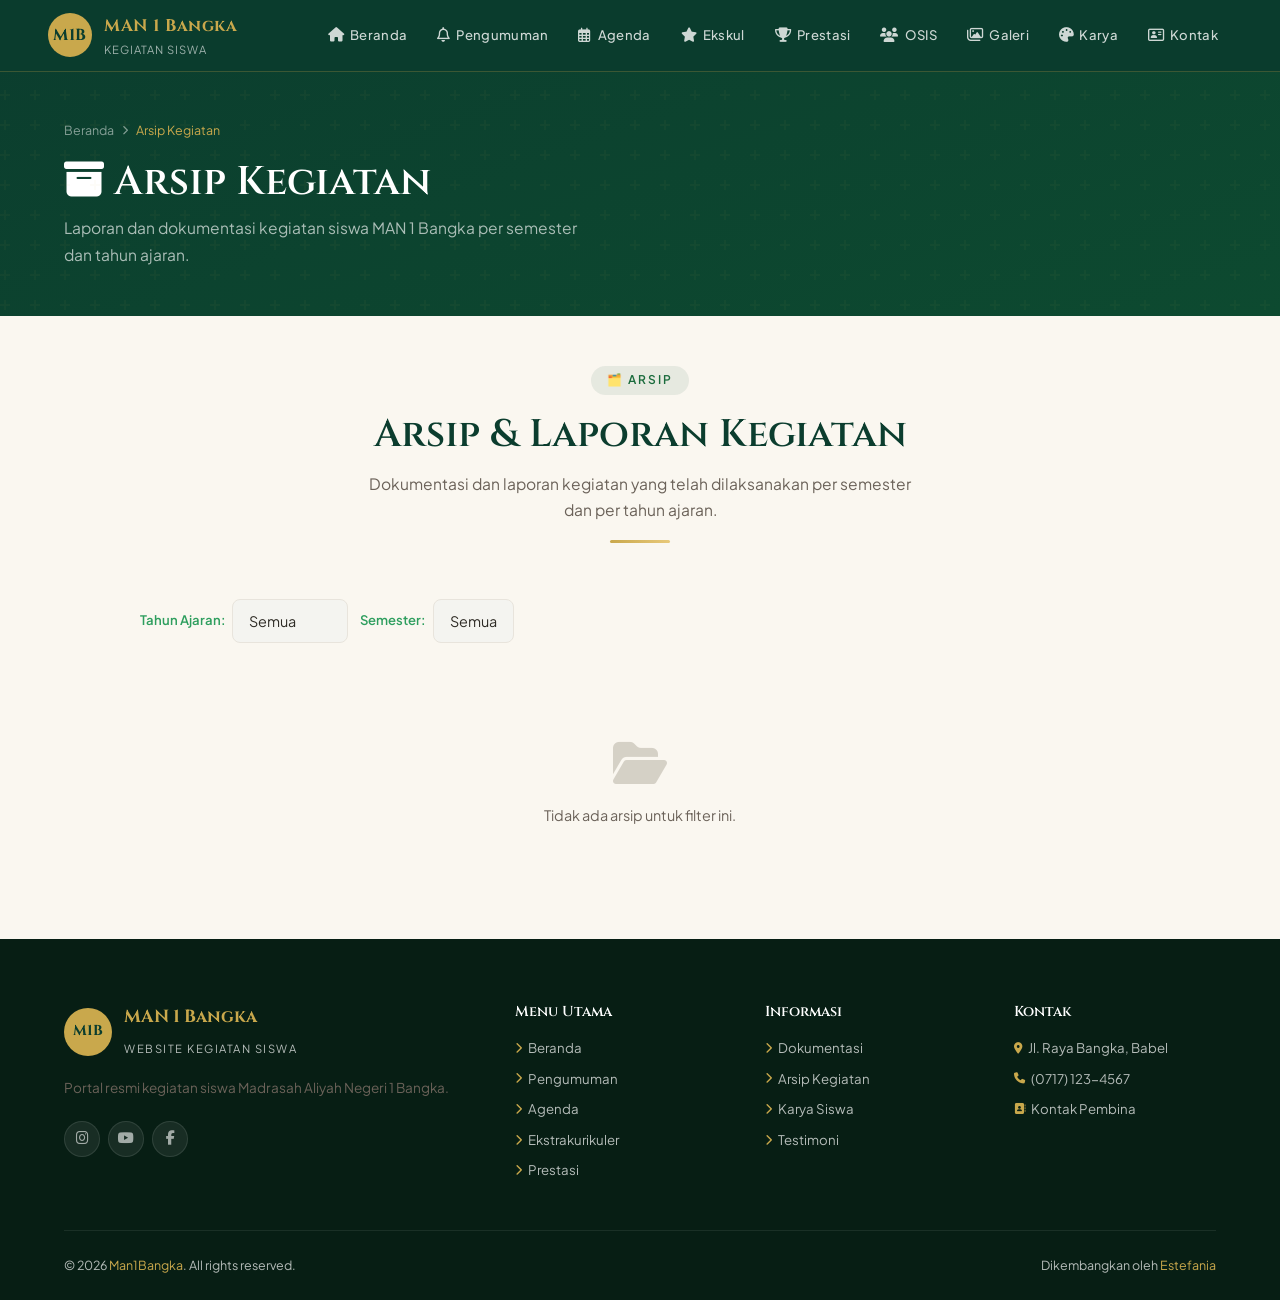
<file: man1bangka/halaman/arsip.html>
<!doctype html>
<html lang="id">
  <head>
    <meta charset="UTF-8" />
    <meta name="viewport" content="width=device-width, initial-scale=1.0" />
    <title>Arsip Kegiatan — MAN 1 Bangka</title>
    <link rel="stylesheet" href="../assets/css/style.css" />
    <link
      rel="stylesheet"
      href="https://cdnjs.cloudflare.com/ajax/libs/font-awesome/6.4.0/css/all.min.css"
    />
  </head>
  <body>
    <nav class="navbar">
      <div class="navbar__brand">
        <div class="navbar__logo">M1B</div>
        <div class="navbar__title">
          <span>MAN 1 Bangka</span><span>KEGIATAN SISWA</span>
        </div>
      </div>
      <ul class="navbar__nav">
        <li>
          <a href="../index.html"><i class="fas fa-home"></i> Beranda</a>
        </li>
        <li>
          <a href="pengumuman.html"><i class="far fa-bell"></i> Pengumuman</a>
        </li>
        <li>
          <a href="agenda.html"><i class="far fa-calendar-alt"></i> Agenda</a>
        </li>
        <li>
          <a href="ekstrakurikuler.html"><i class="fas fa-star"></i> Ekskul</a>
        </li>
        <li>
          <a href="prestasi.html"><i class="fas fa-trophy"></i> Prestasi</a>
        </li>
        <li>
          <a href="organisasi.html"><i class="fas fa-users"></i> OSIS</a>
        </li>
        <li>
          <a href="dokumentasi.html"><i class="far fa-images"></i> Galeri</a>
        </li>
        <li>
          <a href="karya-siswa.html"><i class="fas fa-palette"></i> Karya</a>
        </li>
        <li>
          <a href="kontak.html"><i class="far fa-address-card"></i> Kontak</a>
        </li>
      </ul>
    </nav>
    <div class="mobile-nav">
      <a href="../index.html"><i class="fas fa-home"></i> Beranda</a>
      <a href="pengumuman.html"><i class="far fa-bell"></i> Pengumuman</a>
      <a href="agenda.html"><i class="far fa-calendar-alt"></i> Agenda</a>
      <a href="ekstrakurikuler.html"
        ><i class="fas fa-star"></i> Ekstrakurikuler</a
      >
      <a href="prestasi.html"><i class="fas fa-trophy"></i> Prestasi</a>
      <a href="organisasi.html"><i class="fas fa-users"></i> Organisasi</a>
      <a href="dokumentasi.html"><i class="far fa-images"></i> Dokumentasi</a>
      <a href="arsip.html"><i class="fas fa-archive"></i> Arsip</a>
      <a href="karya-siswa.html"><i class="fas fa-palette"></i> Karya Siswa</a>
      <a href="testimoni.html"><i class="far fa-comment-dots"></i> Testimoni</a>
      <a href="kontak.html"><i class="far fa-address-card"></i> Kontak</a>
    </div>

    <section class="page-hero">
      <div class="breadcrumb">
        <a href="../index.html">Beranda</a> <i class="fas fa-chevron-right"></i>
        <span style="color: var(--gold)">Arsip Kegiatan</span>
      </div>
      <h1><i class="fas fa-archive"></i> Arsip Kegiatan</h1>
      <p>
        Laporan dan dokumentasi kegiatan siswa MAN 1 Bangka per semester dan
        tahun ajaran.
      </p>
    </section>

    <section style="padding: 3rem clamp(1rem, 5vw, 4rem)">
      <div style="max-width: 1000px; margin: 0 auto">
        <div class="section-header reveal">
          <div class="section-tag">🗂️ Arsip</div>
          <h2>Arsip & Laporan Kegiatan</h2>
          <p>
            Dokumentasi dan laporan kegiatan yang telah dilaksanakan per
            semester dan per tahun ajaran.
          </p>
          <div class="section-divider"></div>
        </div>

        <!-- Filter -->
        <div
          style="
            display: flex;
            gap: 0.75rem;
            flex-wrap: wrap;
            margin-bottom: 2rem;
            align-items: center;
          "
        >
          <div style="display: flex; align-items: center; gap: 0.4rem">
            <label
              style="font-size: 0.82rem; font-weight: 600; color: var(--green)"
              >Tahun Ajaran:</label
            >
            <select
              id="filter-ta"
              class="form-control"
              style="width: auto"
              onchange="applyArsipFilter()"
            >
              <option value="">Semua</option>
              <option value="2024/2025">2024/2025</option>
              <option value="2023/2024">2023/2024</option>
              <option value="2022/2023">2022/2023</option>
            </select>
          </div>
          <div style="display: flex; align-items: center; gap: 0.4rem">
            <label
              style="font-size: 0.82rem; font-weight: 600; color: var(--green)"
              >Semester:</label
            >
            <select
              id="filter-sem"
              class="form-control"
              style="width: auto"
              onchange="applyArsipFilter()"
            >
              <option value="">Semua</option>
              <option value="ganjil">Ganjil</option>
              <option value="genap">Genap</option>
            </select>
          </div>
        </div>

        <div id="arsip-list">
          <div class="loading"><div class="spinner"></div></div>
        </div>
      </div>
    </section>

    <footer>
      <div class="footer-grid">
        <div class="footer-brand">
          <div class="logo-wrap">
            <div class="logo-icon">M1B</div>
            <div class="logo-text">
              <span>MAN 1 Bangka</span><span>WEBSITE KEGIATAN SISWA</span>
            </div>
          </div>
          <p>Portal resmi kegiatan siswa Madrasah Aliyah Negeri 1 Bangka.</p>
          <div class="footer-socials">
            <a href="#"><i class="fab fa-instagram"></i></a
            ><a href="#"><i class="fab fa-youtube"></i></a
            ><a href="#"><i class="fab fa-facebook-f"></i></a>
          </div>
        </div>
        <div class="footer-col">
          <h4>Menu Utama</h4>
          <ul>
            <li>
              <a href="../index.html"
                ><i class="fas fa-chevron-right"></i> Beranda</a
              >
            </li>
            <li>
              <a href="pengumuman.html"
                ><i class="fas fa-chevron-right"></i> Pengumuman</a
              >
            </li>
            <li>
              <a href="agenda.html"
                ><i class="fas fa-chevron-right"></i> Agenda</a
              >
            </li>
            <li>
              <a href="ekstrakurikuler.html"
                ><i class="fas fa-chevron-right"></i> Ekstrakurikuler</a
              >
            </li>
            <li>
              <a href="prestasi.html"
                ><i class="fas fa-chevron-right"></i> Prestasi</a
              >
            </li>
          </ul>
        </div>
        <div class="footer-col">
          <h4>Informasi</h4>
          <ul>
            <li>
              <a href="dokumentasi.html"
                ><i class="fas fa-chevron-right"></i> Dokumentasi</a
              >
            </li>
            <li>
              <a href="arsip.html"
                ><i class="fas fa-chevron-right"></i> Arsip Kegiatan</a
              >
            </li>
            <li>
              <a href="karya-siswa.html"
                ><i class="fas fa-chevron-right"></i> Karya Siswa</a
              >
            </li>
            <li>
              <a href="testimoni.html"
                ><i class="fas fa-chevron-right"></i> Testimoni</a
              >
            </li>
          </ul>
        </div>
        <div class="footer-col">
          <h4>Kontak</h4>
          <ul>
            <li>
              <a href="#"
                ><i class="fas fa-map-marker-alt"></i> Jl. Raya Bangka, Babel</a
              >
            </li>
            <li>
              <a href="tel:07171234567"
                ><i class="fas fa-phone"></i> (0717) 123-4567</a
              >
            </li>
            <li>
              <a href="kontak.html"
                ><i class="fas fa-address-book"></i> Kontak Pembina</a
              >
            </li>
          </ul>
        </div>
      </div>
      <div class="footer-bottom">
        <div>© 2026 <span>Man1Bangka</span>. All rights reserved.</div>
        <div>Dikembangkan oleh <span>Estefania</span></div>
      </div>
    </footer>
    <button id="scrollTop" aria-label="Scroll ke atas">
      <i class="fas fa-arrow-up"></i>
    </button>
    <script src="../assets/js/main.js"></script>
    <script>
      let allArsip = [];

      async function loadArsip() {
        const container = document.getElementById("arsip-list");
        container.innerHTML =
          '<div class="loading"><div class="spinner"></div></div>';
        const res = await apiGet("arsip", "list");
        allArsip = res.status === "success" ? res.data : [];
        renderArsip(allArsip);
      }

      function applyArsipFilter() {
        const ta = document.getElementById("filter-ta").value;
        const sem = document.getElementById("filter-sem").value;
        let data = allArsip;
        if (ta) data = data.filter((a) => a.tahun_ajaran === ta);
        if (sem) data = data.filter((a) => a.semester === sem);
        renderArsip(data);
      }

      function renderArsip(data) {
        const container = document.getElementById("arsip-list");
        if (!data.length) {
          container.innerHTML =
            '<div class="empty-state"><i class="fas fa-folder-open"></i><p>Tidak ada arsip untuk filter ini.</p></div>';
          return;
        }
        const semIcon = { ganjil: "📘", genap: "📗" };
        container.innerHTML = data
          .map(
            (a) => `
    <div class="agenda-item reveal" style="margin-bottom:.75rem;">
      <div class="agenda-date" style="background:var(--gold-dark);min-width:70px;text-align:center;flex-shrink:0;">
        <div class="day" style="font-size:.95rem;font-weight:800;">${(a.tahun_ajaran || "").split("/")[0] || "—"}</div>
        <div class="month" style="font-size:.65rem;">${semIcon[a.semester] || ""} ${a.semester || ""}</div>
      </div>
      <div class="agenda-info" style="flex:1;min-width:0;">
        <h4 style="white-space:nowrap;overflow:hidden;text-overflow:ellipsis;">${a.judul}</h4>
        <p style="font-size:.82rem;color:var(--gray-400,#666);overflow:hidden;display:-webkit-box;-webkit-line-clamp:2;-webkit-box-orient:vertical;">${a.deskripsi || ""}</p>
        <div class="agenda-meta" style="margin-top:.4rem;gap:.5rem;flex-wrap:wrap;">
          <span class="badge badge-green">${a.tahun_ajaran || ""}</span>
          ${a.kategori ? `<span class="badge badge-gold">${a.kategori}</span>` : ""}
          ${a.url_file ? `<a href="../${a.url_file}" target="_blank" class="btn btn-green btn-sm" style="margin-left:auto;"><i class="fas fa-download"></i> Unduh Laporan</a>` : '<span class="badge" style="background:#e0e0e0;color:#888;">Belum ada file</span>'}
        </div>
      </div>
    </div>
  `,
          )
          .join("");
        initReveal();
      }

      document.addEventListener("DOMContentLoaded", () => {
        initNavbar();
        initReveal();
        loadArsip();
      });
    </script>
  </body>
</html>
</file>
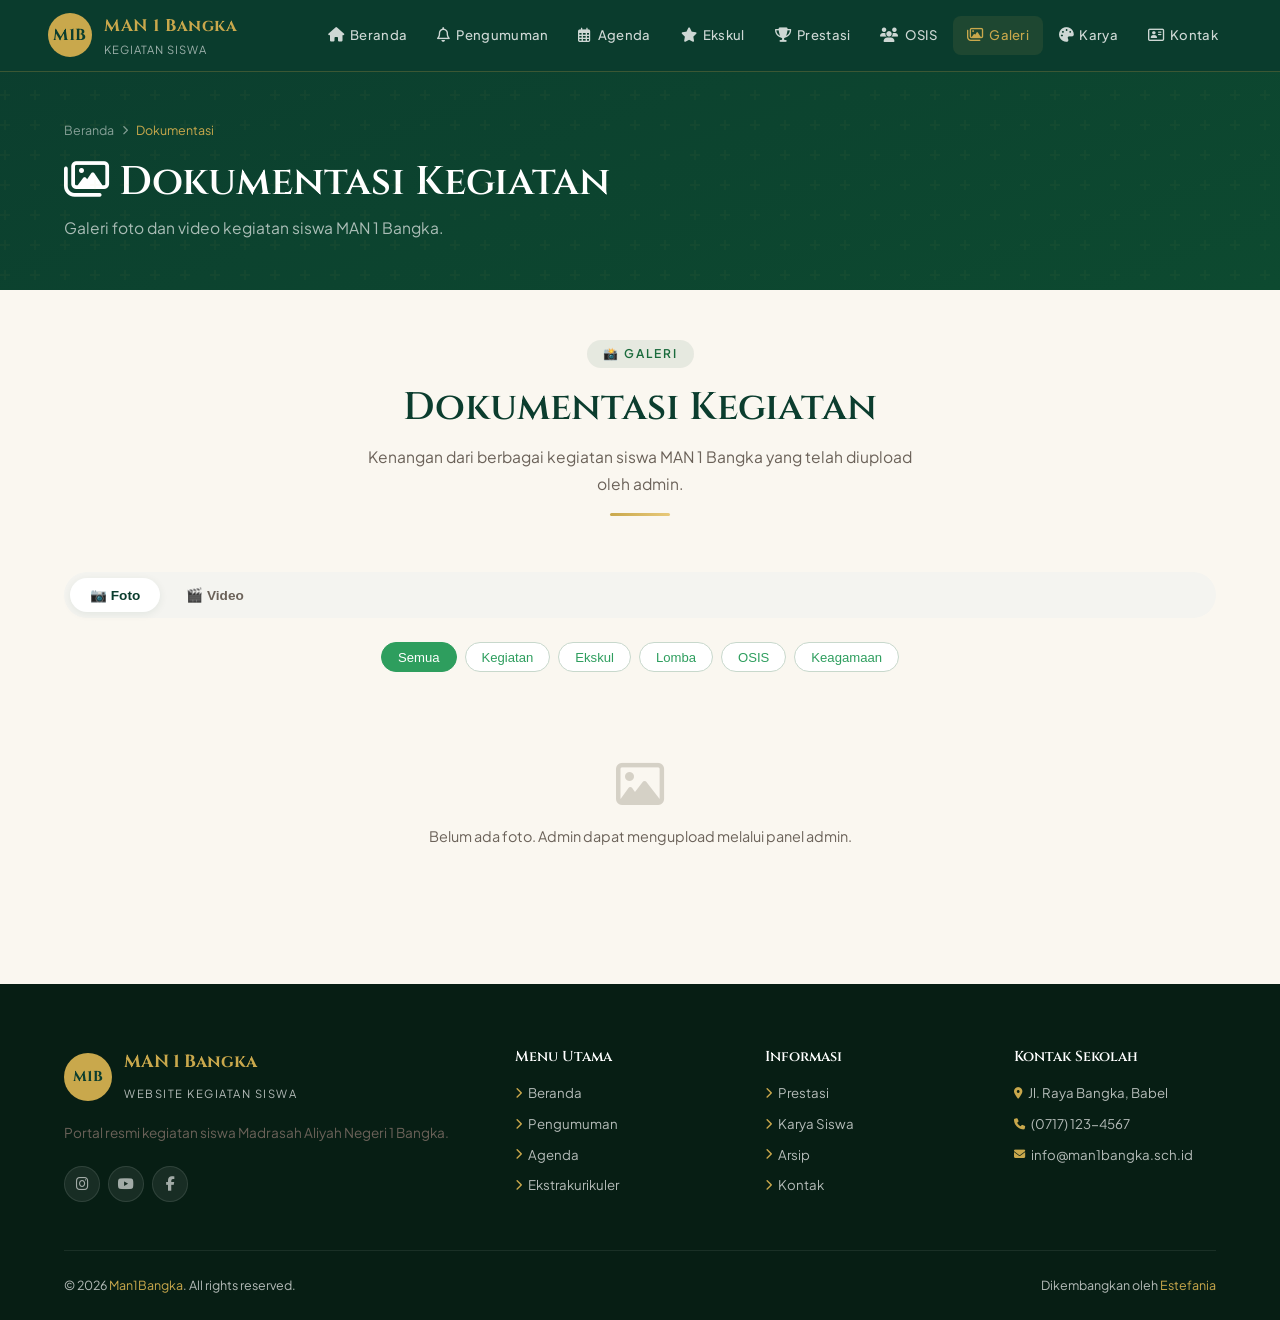
<file: man1bangka/halaman/dokumentasi.html>
<!doctype html>
<html lang="id">
  <head>
    <meta charset="UTF-8" />
    <meta name="viewport" content="width=device-width, initial-scale=1.0" />
    <title>Dokumentasi — MAN 1 Bangka</title>
    <link rel="stylesheet" href="../assets/css/style.css" />
    <link
      rel="stylesheet"
      href="https://cdnjs.cloudflare.com/ajax/libs/font-awesome/6.4.0/css/all.min.css"
    />
    <style>
      .galeri-grid {
        display: grid;
        grid-template-columns: repeat(auto-fill, minmax(220px, 1fr));
        gap: 1rem;
      }
      .galeri-item {
        position: relative;
        border-radius: 12px;
        overflow: hidden;
        aspect-ratio: 4/3;
        background: #1a1a2e;
        cursor: pointer;
        box-shadow: 0 4px 12px rgba(0, 0, 0, 0.15);
      }
      .galeri-item img {
        width: 100%;
        height: 100%;
        object-fit: cover;
        transition: 0.3s;
      }
      .galeri-item video {
        width: 100%;
        height: 100%;
        object-fit: cover;
      }
      .galeri-item:hover img {
        transform: scale(1.05);
      }
      .galeri-overlay {
        position: absolute;
        inset: 0;
        background: rgba(11, 61, 46, 0.75);
        display: flex;
        flex-direction: column;
        align-items: center;
        justify-content: center;
        opacity: 0;
        transition: 0.3s;
        gap: 0.4rem;
        padding: 0.75rem;
      }
      .galeri-item:hover .galeri-overlay {
        opacity: 1;
      }
      .galeri-overlay i {
        font-size: 1.8rem;
        color: #fff;
      }
      .galeri-overlay .g-title {
        color: #fff;
        font-size: 0.78rem;
        text-align: center;
        font-weight: 600;
        line-height: 1.3;
      }
      .galeri-overlay .g-date {
        color: rgba(255, 255, 255, 0.7);
        font-size: 0.7rem;
      }
      .galeri-overlay .g-cat {
        background: var(--gold);
        color: var(--green);
        font-size: 0.68rem;
        padding: 0.15rem 0.45rem;
        border-radius: 4px;
        font-weight: 700;
      }
      .video-play-btn {
        position: absolute;
        top: 50%;
        left: 50%;
        transform: translate(-50%, -50%);
        width: 44px;
        height: 44px;
        background: rgba(255, 255, 255, 0.9);
        border-radius: 50%;
        display: flex;
        align-items: center;
        justify-content: center;
        color: var(--green);
        font-size: 1.1rem;
        pointer-events: none;
      }
      .filter-strip {
        display: flex;
        gap: 0.5rem;
        flex-wrap: wrap;
        margin-bottom: 1.5rem;
        justify-content: center;
      }
      .filter-chip {
        padding: 0.4rem 1rem;
        border-radius: 20px;
        border: 1.5px solid var(--green-light-border, #c8d8cc);
        background: #fff;
        color: var(--green);
        font-size: 0.82rem;
        cursor: pointer;
        transition: 0.2s;
        font-weight: 500;
      }
      .filter-chip.active,
      .filter-chip:hover {
        background: var(--green);
        color: #fff;
        border-color: var(--green);
      }
      /* Lightbox */
      .lightbox {
        position: fixed;
        inset: 0;
        background: rgba(0, 0, 0, 0.9);
        z-index: 9999;
        display: flex;
        align-items: center;
        justify-content: center;
        opacity: 0;
        pointer-events: none;
        transition: 0.25s;
      }
      .lightbox.open {
        opacity: 1;
        pointer-events: all;
      }
      .lightbox-inner {
        position: relative;
        max-width: 90vw;
        max-height: 90vh;
        display: flex;
        flex-direction: column;
        align-items: center;
        gap: 0.75rem;
      }
      .lightbox-inner img,
      .lightbox-inner video {
        max-width: 90vw;
        max-height: 78vh;
        border-radius: 10px;
        object-fit: contain;
      }
      .lightbox-caption {
        color: #fff;
        text-align: center;
        font-size: 0.88rem;
        max-width: 600px;
      }
      .lightbox-close {
        position: fixed;
        top: 1.5rem;
        right: 1.5rem;
        background: rgba(255, 255, 255, 0.15);
        border: none;
        color: #fff;
        width: 42px;
        height: 42px;
        border-radius: 50%;
        font-size: 1.2rem;
        cursor: pointer;
        display: flex;
        align-items: center;
        justify-content: center;
      }
      .lightbox-back {
        position: fixed;
        top: 1.5rem;
        left: 1.5rem;
        background: rgba(255, 255, 255, 0.15);
        border: none;
        color: #fff;
        padding: 0.5rem 1.1rem;
        border-radius: 30px;
        font-size: 0.88rem;
        font-weight: 600;
        cursor: pointer;
        display: flex;
        align-items: center;
        gap: 0.45rem;
        transition: 0.2s;
      }
      .lightbox-back:hover {
        background: rgba(255, 255, 255, 0.28);
      }
      .lightbox-nav {
        position: fixed;
        top: 50%;
        transform: translateY(-50%);
        background: rgba(255, 255, 255, 0.15);
        border: none;
        color: #fff;
        width: 44px;
        height: 44px;
        border-radius: 50%;
        font-size: 1.1rem;
        cursor: pointer;
        display: flex;
        align-items: center;
        justify-content: center;
      }
      .lightbox-nav.prev {
        left: 1rem;
      }
      .lightbox-nav.next {
        right: 1rem;
      }
      @media (max-width: 600px) {
        .galeri-grid {
          grid-template-columns: repeat(auto-fill, minmax(150px, 1fr));
        }
      }
    </style>
  </head>
  <body>
    <nav class="navbar">
      <div class="navbar__brand">
        <div class="navbar__logo">M1B</div>
        <div class="navbar__title">
          <span>MAN 1 Bangka</span><span>KEGIATAN SISWA</span>
        </div>
      </div>
      <ul class="navbar__nav">
        <li>
          <a href="../index.html"><i class="fas fa-home"></i> Beranda</a>
        </li>
        <li>
          <a href="pengumuman.html"><i class="far fa-bell"></i> Pengumuman</a>
        </li>
        <li>
          <a href="agenda.html"><i class="far fa-calendar-alt"></i> Agenda</a>
        </li>
        <li>
          <a href="ekstrakurikuler.html"><i class="fas fa-star"></i> Ekskul</a>
        </li>
        <li>
          <a href="prestasi.html"><i class="fas fa-trophy"></i> Prestasi</a>
        </li>
        <li>
          <a href="organisasi.html"><i class="fas fa-users"></i> OSIS</a>
        </li>
        <li>
          <a href="dokumentasi.html"><i class="far fa-images"></i> Galeri</a>
        </li>
        <li>
          <a href="karya-siswa.html"><i class="fas fa-palette"></i> Karya</a>
        </li>
        <li>
          <a href="kontak.html"><i class="far fa-address-card"></i> Kontak</a>
        </li>
      </ul>
    </nav>
    <div class="mobile-nav">
      <a href="../index.html"><i class="fas fa-home"></i> Beranda</a>
      <a href="pengumuman.html"><i class="far fa-bell"></i> Pengumuman</a>
      <a href="agenda.html"><i class="far fa-calendar-alt"></i> Agenda</a>
      <a href="ekstrakurikuler.html"
        ><i class="fas fa-star"></i> Ekstrakurikuler</a
      >
      <a href="prestasi.html"><i class="fas fa-trophy"></i> Prestasi</a>
      <a href="organisasi.html"><i class="fas fa-users"></i> Organisasi</a>
      <a href="dokumentasi.html"><i class="far fa-images"></i> Dokumentasi</a>
      <a href="arsip.html"><i class="fas fa-archive"></i> Arsip</a>
      <a href="karya-siswa.html"><i class="fas fa-palette"></i> Karya Siswa</a>
      <a href="testimoni.html"><i class="far fa-comment-dots"></i> Testimoni</a>
      <a href="kontak.html"><i class="far fa-address-card"></i> Kontak</a>
    </div>

    <section class="page-hero">
      <div class="breadcrumb">
        <a href="../index.html">Beranda</a> <i class="fas fa-chevron-right"></i>
        <span style="color: var(--gold)">Dokumentasi</span>
      </div>
      <h1><i class="far fa-images"></i> Dokumentasi Kegiatan</h1>
      <p>Galeri foto dan video kegiatan siswa MAN 1 Bangka.</p>
    </section>

    <section style="padding: 3rem clamp(1rem, 5vw, 4rem)">
      <div style="max-width: 1200px; margin: 0 auto">
        <div class="section-header reveal">
          <div class="section-tag">📸 Galeri</div>
          <h2>Dokumentasi Kegiatan</h2>
          <p>
            Kenangan dari berbagai kegiatan siswa MAN 1 Bangka yang telah
            diupload oleh admin.
          </p>
          <div class="section-divider"></div>
        </div>

        <!-- Tab Foto / Video -->
        <div class="tabs" style="margin-bottom: 1.5rem">
          <div class="tabs__nav">
            <button class="tab-btn active" data-tab="tab-foto">📷 Foto</button>
            <button class="tab-btn" data-tab="tab-video">🎬 Video</button>
          </div>

          <!-- TAB FOTO -->
          <div id="tab-foto" class="tab-panel active">
            <div class="filter-strip" id="foto-filter">
              <button class="filter-chip active" data-kat="">Semua</button>
              <button class="filter-chip" data-kat="kegiatan">Kegiatan</button>
              <button class="filter-chip" data-kat="ekskul">Ekskul</button>
              <button class="filter-chip" data-kat="lomba">Lomba</button>
              <button class="filter-chip" data-kat="organisasi">OSIS</button>
              <button class="filter-chip" data-kat="keagamaan">
                Keagamaan
              </button>
            </div>
            <div class="galeri-grid" id="foto-grid">
              <div class="loading"><div class="spinner"></div></div>
            </div>
          </div>

          <!-- TAB VIDEO -->
          <div id="tab-video" class="tab-panel">
            <div class="galeri-grid" id="video-grid">
              <div class="loading"><div class="spinner"></div></div>
            </div>
          </div>
        </div>
      </div>
    </section>

    <!-- LIGHTBOX -->
    <div class="lightbox" id="lightbox" onclick="closeLightbox()">
      <button
        class="lightbox-back"
        onclick="
          event.stopPropagation();
          closeLightbox();
        "
      >
        <i class="fas fa-arrow-left"></i> Kembali
      </button>
      <button class="lightbox-close" onclick="closeLightbox()">
        <i class="fas fa-times"></i>
      </button>
      <button
        class="lightbox-nav prev"
        onclick="
          event.stopPropagation();
          shiftLightbox(-1);
        "
      >
        <i class="fas fa-chevron-left"></i>
      </button>
      <button
        class="lightbox-nav next"
        onclick="
          event.stopPropagation();
          shiftLightbox(1);
        "
      >
        <i class="fas fa-chevron-right"></i>
      </button>
      <div class="lightbox-inner" onclick="event.stopPropagation()">
        <div id="lightbox-media"></div>
        <div class="lightbox-caption" id="lightbox-caption"></div>
      </div>
    </div>

    <footer>
      <div class="footer-grid">
        <div class="footer-brand">
          <div class="logo-wrap">
            <div class="logo-icon">M1B</div>
            <div class="logo-text">
              <span>MAN 1 Bangka</span><span>WEBSITE KEGIATAN SISWA</span>
            </div>
          </div>
          <p>Portal resmi kegiatan siswa Madrasah Aliyah Negeri 1 Bangka.</p>
          <div class="footer-socials">
            <a href="#"><i class="fab fa-instagram"></i></a
            ><a href="#"><i class="fab fa-youtube"></i></a
            ><a href="#"><i class="fab fa-facebook-f"></i></a>
          </div>
        </div>
        <div class="footer-col">
          <h4>Menu Utama</h4>
          <ul>
            <li>
              <a href="../index.html"
                ><i class="fas fa-chevron-right"></i> Beranda</a
              >
            </li>
            <li>
              <a href="pengumuman.html"
                ><i class="fas fa-chevron-right"></i> Pengumuman</a
              >
            </li>
            <li>
              <a href="agenda.html"
                ><i class="fas fa-chevron-right"></i> Agenda</a
              >
            </li>
            <li>
              <a href="ekstrakurikuler.html"
                ><i class="fas fa-chevron-right"></i> Ekstrakurikuler</a
              >
            </li>
          </ul>
        </div>
        <div class="footer-col">
          <h4>Informasi</h4>
          <ul>
            <li>
              <a href="prestasi.html"
                ><i class="fas fa-chevron-right"></i> Prestasi</a
              >
            </li>
            <li>
              <a href="karya-siswa.html"
                ><i class="fas fa-chevron-right"></i> Karya Siswa</a
              >
            </li>
            <li>
              <a href="arsip.html"
                ><i class="fas fa-chevron-right"></i> Arsip</a
              >
            </li>
            <li>
              <a href="kontak.html"
                ><i class="fas fa-chevron-right"></i> Kontak</a
              >
            </li>
          </ul>
        </div>
        <div class="footer-col">
          <h4>Kontak Sekolah</h4>
          <ul>
            <li>
              <a href="#"
                ><i class="fas fa-map-marker-alt"></i> Jl. Raya Bangka, Babel</a
              >
            </li>
            <li>
              <a href="tel:07171234567"
                ><i class="fas fa-phone"></i> (0717) 123-4567</a
              >
            </li>
            <li>
              <a href="mailto:info@man1bangka.sch.id"
                ><i class="fas fa-envelope"></i> info@man1bangka.sch.id</a
              >
            </li>
          </ul>
        </div>
      </div>
      <div class="footer-bottom">
        <div>© 2026 <span>Man1Bangka</span>. All rights reserved.</div>
        <div>Dikembangkan oleh <span>Estefania</span></div>
      </div>
    </footer>
    <button id="scrollTop" aria-label="Scroll ke atas">
      <i class="fas fa-arrow-up"></i>
    </button>
    <script src="../assets/js/main.js"></script>
    <script>
      let allFoto = [],
        allVideo = [],
        lbIdx = 0,
        lbData = [];

      async function loadFoto(kat = "") {
        const grid = document.getElementById("foto-grid");
        grid.innerHTML =
          '<div class="loading"><div class="spinner"></div></div>';
        const res = await apiGet("dokumentasi", "list", {
          jenis: "foto",
          kategori: kat,
          limit: 60,
        });
        allFoto = res.status === "success" ? res.data : [];
        renderFoto(allFoto);
      }

      function renderFoto(data) {
        const grid = document.getElementById("foto-grid");
        if (!data.length) {
          grid.innerHTML =
            '<div class="empty-state" style="grid-column:1/-1"><i class="far fa-image"></i><p>Belum ada foto. Admin dapat mengupload melalui panel admin.</p></div>';
          return;
        }
        grid.innerHTML = data
          .map(
            (f, i) => `
    <div class="galeri-item reveal" onclick="openLightbox(${i},'foto')">
      <img src="../${f.url_media}" alt="${f.judul}" loading="lazy" onerror="this.parentElement.style.background='#1a1a2e';this.style.display='none'"/>
      <div class="galeri-overlay">
        <i class="fas fa-search-plus"></i>
        <div class="g-cat">${f.kategori || "Kegiatan"}</div>
        <div class="g-title">${f.judul}</div>
        <div class="g-date">${f.tanggal_format || ""}</div>
      </div>
    </div>
  `,
          )
          .join("");
        initReveal();
      }

      async function loadVideo() {
        const grid = document.getElementById("video-grid");
        grid.innerHTML =
          '<div class="loading"><div class="spinner"></div></div>';
        const res = await apiGet("dokumentasi", "list", {
          jenis: "video",
          limit: 30,
        });
        allVideo = res.status === "success" ? res.data : [];
        if (!allVideo.length) {
          grid.innerHTML =
            '<div class="empty-state" style="grid-column:1/-1"><i class="fas fa-video-slash"></i><p>Belum ada video. Admin dapat mengupload melalui panel admin.</p></div>';
          return;
        }
        grid.innerHTML = allVideo
          .map(
            (v, i) => `
    <div class="galeri-item reveal" onclick="openLightbox(${i},'video')">
      <video src="../${v.url_media}" muted preload="metadata"></video>
      <div class="video-play-btn"><i class="fas fa-play"></i></div>
      <div class="galeri-overlay">
        <i class="fas fa-play-circle"></i>
        <div class="g-cat">${v.kategori || "Video"}</div>
        <div class="g-title">${v.judul}</div>
        <div class="g-date">${v.tanggal_format || ""}</div>
      </div>
    </div>
  `,
          )
          .join("");
        initReveal();
      }

      function openLightbox(idx, type) {
        lbData = type === "foto" ? allFoto : allVideo;
        lbIdx = idx;
        showLightboxItem();
        document.getElementById("lightbox").classList.add("open");
        document.body.style.overflow = "hidden";
      }

      function showLightboxItem() {
        const item = lbData[lbIdx];
        const media = document.getElementById("lightbox-media");

        // Stop any existing video
        const prevVid = media.querySelector("video");
        if (prevVid) {
          prevVid.pause();
          prevVid.src = "";
        }
        media.innerHTML = "";

        const isVideo =
          item.jenis === "video" || (item.url_media || "").includes("/video/");

        if (isVideo) {
          // Build video path - try with and without ../
          const src = "../" + item.url_media;

          const vid = document.createElement("video");
          vid.controls = true;
          vid.style.cssText =
            "max-width:90vw;max-height:78vh;border-radius:10px;display:block;";
          vid.style.background = "#000";
          vid.preload = "auto";

          // Loading indicator
          const loadWrap = document.createElement("div");
          loadWrap.id = "vid-loading";
          loadWrap.style.cssText =
            "color:#fff;text-align:center;padding:2rem;font-size:.85rem;opacity:.7;";
          loadWrap.innerHTML =
            '<i class="fas fa-spinner fa-spin" style="font-size:2rem;display:block;margin-bottom:.5rem;"></i>Memuat video...';
          media.appendChild(loadWrap);

          vid.addEventListener("canplay", () => {
            loadWrap.remove();
            media.insertBefore(vid, media.firstChild);
            vid.play().catch((e) => {
              // Autoplay blocked - show play button overlay
              const playBtn = document.createElement("button");
              playBtn.style.cssText =
                "position:absolute;top:50%;left:50%;transform:translate(-50%,-50%);width:64px;height:64px;border-radius:50%;background:rgba(255,255,255,.9);border:none;font-size:1.5rem;cursor:pointer;display:flex;align-items:center;justify-content:center;color:#0B3D2E;z-index:10;";
              playBtn.innerHTML = '<i class="fas fa-play"></i>';
              playBtn.onclick = () => {
                vid.play();
                playBtn.remove();
              };
              media.style.position = "relative";
              media.appendChild(playBtn);
            });
          });

          vid.addEventListener("error", () => {
            loadWrap.remove();
            media.innerHTML = `
        <div style="color:#fff;text-align:center;padding:2rem;max-width:400px;">
          <i class="fas fa-exclamation-triangle" style="font-size:2.5rem;color:#f97316;margin-bottom:1rem;display:block;"></i>
          <h4 style="margin-bottom:.5rem;">Video Tidak Dapat Diputar</h4>
          <p style="font-size:.82rem;opacity:.7;margin-bottom:1rem;">Format video mungkin tidak didukung browser ini.</p>
          <a href="${src}" download target="_blank"
             style="display:inline-flex;align-items:center;gap:.4rem;padding:.6rem 1.2rem;background:#C9A84C;color:#0B3D2E;border-radius:8px;text-decoration:none;font-weight:700;font-size:.85rem;">
            <i class="fas fa-download"></i> Unduh Video
          </a>
        </div>`;
          });

          vid.src = src;
          vid.load();
        } else {
          // Photo
          const img = document.createElement("img");
          img.style.cssText =
            "max-width:90vw;max-height:78vh;border-radius:10px;object-fit:contain;display:block;";
          img.alt = item.judul;

          const loadWrap = document.createElement("div");
          loadWrap.style.cssText =
            "color:#fff;text-align:center;padding:2rem;font-size:.85rem;opacity:.7;";
          loadWrap.innerHTML =
            '<i class="fas fa-spinner fa-spin" style="font-size:2rem;display:block;margin-bottom:.5rem;"></i>Memuat...';
          media.appendChild(loadWrap);

          img.onload = () => {
            loadWrap.remove();
            media.appendChild(img);
          };
          img.onerror = () => {
            loadWrap.innerHTML =
              '<i class="fas fa-image-slash" style="font-size:2rem;margin-bottom:.5rem;display:block;"></i>Gambar tidak tersedia';
          };
          img.src = "../" + item.url_media;
        }

        document.getElementById("lightbox-caption").innerHTML =
          `<strong>${item.judul}</strong>${
            item.deskripsi
              ? '<br><span style="opacity:.7;font-size:.82rem;">' +
                item.deskripsi +
                "</span>"
              : ""
          }`;
      }

      function closeLightbox() {
        const lb = document.getElementById("lightbox");
        lb.classList.remove("open");
        document.body.style.overflow = "";
        // Properly stop video
        const vid = document
          .getElementById("lightbox-media")
          .querySelector("video");
        if (vid) {
          vid.pause();
          vid.src = "";
        }
        document.getElementById("lightbox-media").innerHTML = "";
      }

      function shiftLightbox(dir) {
        lbIdx = (lbIdx + dir + lbData.length) % lbData.length;
        showLightboxItem();
      }

      // Filter chips
      document.querySelectorAll("#foto-filter .filter-chip").forEach((btn) => {
        btn.addEventListener("click", () => {
          document
            .querySelectorAll("#foto-filter .filter-chip")
            .forEach((b) => b.classList.remove("active"));
          btn.classList.add("active");
          const kat = btn.dataset.kat;
          if (kat === "") {
            renderFoto(allFoto);
          } else {
            renderFoto(allFoto.filter((f) => f.kategori === kat));
          }
        });
      });

      // Keyboard lightbox
      document.addEventListener("keydown", (e) => {
        if (!document.getElementById("lightbox").classList.contains("open"))
          return;
        if (e.key === "Escape") closeLightbox();
        if (e.key === "ArrowLeft") shiftLightbox(-1);
        if (e.key === "ArrowRight") shiftLightbox(1);
      });

      // Load foto tab dulu
      document.addEventListener("DOMContentLoaded", () => {
        initNavbar();
        initReveal();
        loadFoto();
        // Load video when tab clicked
        document
          .querySelector('[data-tab="tab-video"]')
          .addEventListener("click", () => {
            if (!allVideo.length) loadVideo();
          });
        initTabs();
      });
    </script>
  </body>
</html>
</file>
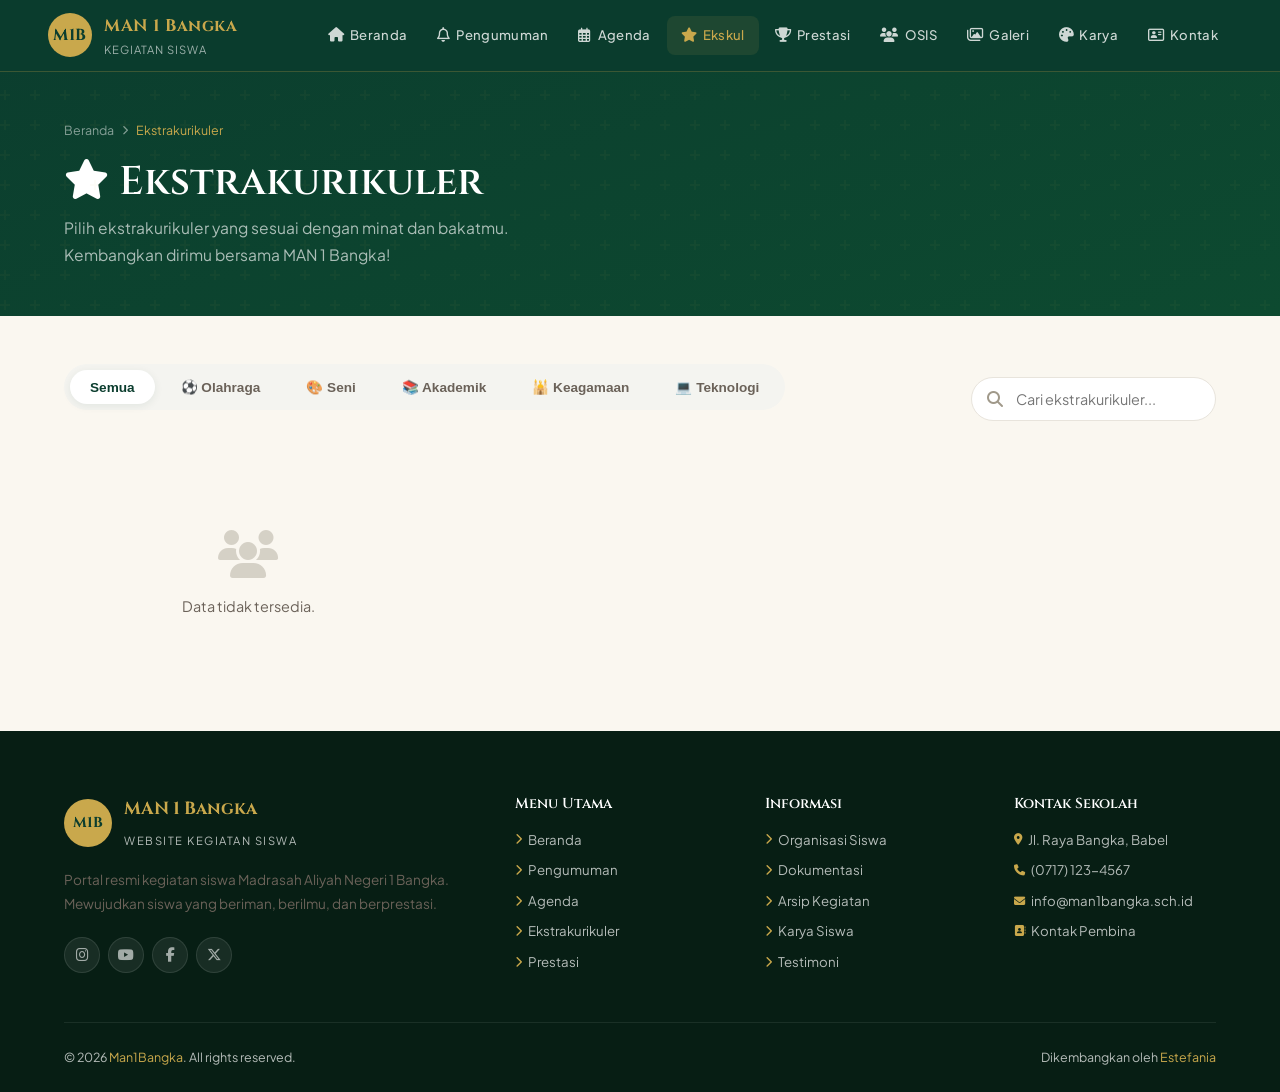
<file: man1bangka/halaman/ekstrakurikuler.html>
<!doctype html>
<html lang="id">
  <head>
    <meta charset="UTF-8" />
    <meta name="viewport" content="width=device-width, initial-scale=1.0" />
    <title>Ekstrakurikuler — MAN 1 Bangka</title>
    <link rel="stylesheet" href="../assets/css/style.css" />
    <link
      rel="stylesheet"
      href="https://cdnjs.cloudflare.com/ajax/libs/font-awesome/6.4.0/css/all.min.css"
    />
  </head>
  <body>
    <nav class="navbar">
      <div class="navbar__brand">
        <div class="navbar__logo">M1B</div>
        <div class="navbar__title">
          <span>MAN 1 Bangka</span>
          <span>KEGIATAN SISWA</span>
        </div>
      </div>
      <ul class="navbar__nav">
        <li>
          <a href="../index.html"><i class="fas fa-home"></i> Beranda</a>
        </li>
        <li>
          <a href="pengumuman.html"><i class="far fa-bell"></i> Pengumuman</a>
        </li>
        <li>
          <a href="agenda.html"><i class="far fa-calendar-alt"></i> Agenda</a>
        </li>
        <li>
          <a href="ekstrakurikuler.html"><i class="fas fa-star"></i> Ekskul</a>
        </li>
        <li>
          <a href="prestasi.html"><i class="fas fa-trophy"></i> Prestasi</a>
        </li>
        <li>
          <a href="organisasi.html"><i class="fas fa-users"></i> OSIS</a>
        </li>
        <li>
          <a href="dokumentasi.html"><i class="far fa-images"></i> Galeri</a>
        </li>
        <li>
          <a href="karya-siswa.html"><i class="fas fa-palette"></i> Karya</a>
        </li>
        <li>
          <a href="kontak.html"><i class="far fa-address-card"></i> Kontak</a>
        </li>
      </ul>
    </nav>
    <div class="mobile-nav">
      <a href="../index.html"><i class="fas fa-home"></i> Beranda</a>
      <a href="pengumuman.html"><i class="far fa-bell"></i> Pengumuman</a>
      <a href="agenda.html"><i class="far fa-calendar-alt"></i> Agenda</a>
      <a href="ekstrakurikuler.html"
        ><i class="fas fa-star"></i> Ekstrakurikuler</a
      >
      <a href="prestasi.html"><i class="fas fa-trophy"></i> Prestasi</a>
      <a href="organisasi.html"><i class="fas fa-users"></i> Organisasi</a>
      <a href="dokumentasi.html"><i class="far fa-images"></i> Dokumentasi</a>
      <a href="arsip.html"><i class="fas fa-archive"></i> Arsip</a>
      <a href="karya-siswa.html"><i class="fas fa-palette"></i> Karya Siswa</a>
      <a href="testimoni.html"><i class="far fa-comment-dots"></i> Testimoni</a>
      <a href="kontak.html"><i class="far fa-address-card"></i> Kontak</a>
    </div>
    <section class="page-hero">
      <div class="breadcrumb">
        <a href="../index.html">Beranda</a> <i class="fas fa-chevron-right"></i>
        <span style="color: var(--gold)">Ekstrakurikuler</span>
      </div>
      <h1><i class="fas fa-star"></i> Ekstrakurikuler</h1>
      <p>
        Pilih ekstrakurikuler yang sesuai dengan minat dan bakatmu. Kembangkan
        dirimu bersama MAN 1 Bangka!
      </p>
    </section>

    <section style="padding: 3rem clamp(1rem, 5vw, 4rem)">
      <div
        style="
          display: flex;
          flex-wrap: wrap;
          gap: 1rem;
          align-items: center;
          justify-content: space-between;
          margin-bottom: 2rem;
        "
      >
        <div
          class="tabs__nav"
          style="
            background: var(--gray-100);
            padding: 6px;
            border-radius: 24px;
            display: flex;
            gap: 6px;
            flex-wrap: wrap;
          "
        >
          <button class="tab-btn active" onclick="filterEkskul('')">
            Semua
          </button>
          <button class="tab-btn" onclick="filterEkskul('olahraga')">
            ⚽ Olahraga
          </button>
          <button class="tab-btn" onclick="filterEkskul('seni')">
            🎨 Seni
          </button>
          <button class="tab-btn" onclick="filterEkskul('akademik')">
            📚 Akademik
          </button>
          <button class="tab-btn" onclick="filterEkskul('keagamaan')">
            🕌 Keagamaan
          </button>
          <button class="tab-btn" onclick="filterEkskul('teknologi')">
            💻 Teknologi
          </button>
        </div>
        <div class="search-bar">
          <i class="fas fa-search"></i>
          <input
            type="text"
            id="search-ekskul"
            placeholder="Cari ekstrakurikuler..."
          />
        </div>
      </div>
      <div class="cards-grid" id="ekskul-container">
        <div class="loading"><div class="spinner"></div></div>
      </div>
    </section>

    <div class="modal-overlay" id="modal-daftar">
      <div class="modal">
        <div class="modal__header">
          <h3>Daftar Ekstrakurikuler — <span id="modal-ekskul-nama"></span></h3>
          <button
            class="modal__close"
            onclick="
              document.getElementById('modal-daftar').classList.remove('open')
            "
          >
            ×
          </button>
        </div>
        <div class="modal__body">
          <form id="form-daftar-ekskul" autocomplete="off">
            <input type="hidden" name="ekstrakurikuler_id" />
            <div class="form-grid">
              <div class="form-group">
                <label>Nama Lengkap <span>*</span></label>
                <input
                  class="form-control"
                  name="nama_siswa"
                  required
                  placeholder="Nama lengkap"
                />
              </div>
              <div class="form-group">
                <label>Kelas <span>*</span></label>
                <select class="form-control" name="kelas" required>
                  <option value="">-- Pilih Kelas --</option>
                  <option>10A</option>
                  <option>10B</option>
                  <option>10C</option>
                  <option>10D</option>
                  <option>10E</option>
                  <option>10F</option>
                  <option>11A</option>
                  <option>11B</option>
                  <option>11C</option>
                  <option>11D</option>
                  <option>11E</option>
                  <option>11F</option>
                  <option>12A</option>
                  <option>12B</option>
                  <option>12C</option>
                  <option>12D</option>
                  <option>12E</option>
                  <option>12F</option>
                </select>
              </div>
              <div class="form-group">
                <label>NIS <span>*</span></label>
                <input
                  class="form-control"
                  name="nis"
                  required
                  placeholder="Nomor Induk Siswa"
                />
              </div>
              <div class="form-group">
                <label>No. HP / WhatsApp</label>
                <input
                  class="form-control"
                  name="no_hp"
                  placeholder="08xxxxxxxxxx"
                />
              </div>
              <div class="form-group full">
                <label>Email</label>
                <input
                  class="form-control"
                  type="email"
                  name="email"
                  placeholder="email@example.com"
                />
              </div>
              <div class="form-group full">
                <label>Alasan Bergabung</label>
                <textarea
                  class="form-control"
                  name="alasan"
                  placeholder="Ceritakan alasan dan motivasi kamu..."
                  rows="3"
                ></textarea>
              </div>
            </div>
            <div style="margin-top: 1.25rem">
              <button type="submit" class="btn btn-green" style="width: 100%">
                <i class="fas fa-check"></i> Daftar Sekarang
              </button>
            </div>
          </form>
        </div>
      </div>
    </div>
    <footer>
      <div class="footer-grid">
        <div class="footer-brand">
          <div class="logo-wrap">
            <div class="logo-icon">M1B</div>
            <div class="logo-text">
              <span>MAN 1 Bangka</span>
              <span>WEBSITE KEGIATAN SISWA</span>
            </div>
          </div>
          <p>
            Portal resmi kegiatan siswa Madrasah Aliyah Negeri 1 Bangka.
            Mewujudkan siswa yang beriman, berilmu, dan berprestasi.
          </p>
          <div class="footer-socials">
            <a href="#"><i class="fab fa-instagram"></i></a>
            <a href="#"><i class="fab fa-youtube"></i></a>
            <a href="#"><i class="fab fa-facebook-f"></i></a>
            <a href="#"><i class="fab fa-x-twitter"></i></a>
          </div>
        </div>
        <div class="footer-col">
          <h4>Menu Utama</h4>
          <ul>
            <li>
              <a href="../index.html"
                ><i class="fas fa-chevron-right"></i> Beranda</a
              >
            </li>
            <li>
              <a href="pengumuman.html"
                ><i class="fas fa-chevron-right"></i> Pengumuman</a
              >
            </li>
            <li>
              <a href="agenda.html"
                ><i class="fas fa-chevron-right"></i> Agenda</a
              >
            </li>
            <li>
              <a href="ekstrakurikuler.html"
                ><i class="fas fa-chevron-right"></i> Ekstrakurikuler</a
              >
            </li>
            <li>
              <a href="prestasi.html"
                ><i class="fas fa-chevron-right"></i> Prestasi</a
              >
            </li>
          </ul>
        </div>
        <div class="footer-col">
          <h4>Informasi</h4>
          <ul>
            <li>
              <a href="organisasi.html"
                ><i class="fas fa-chevron-right"></i> Organisasi Siswa</a
              >
            </li>
            <li>
              <a href="dokumentasi.html"
                ><i class="fas fa-chevron-right"></i> Dokumentasi</a
              >
            </li>
            <li>
              <a href="arsip.html"
                ><i class="fas fa-chevron-right"></i> Arsip Kegiatan</a
              >
            </li>
            <li>
              <a href="karya-siswa.html"
                ><i class="fas fa-chevron-right"></i> Karya Siswa</a
              >
            </li>
            <li>
              <a href="testimoni.html"
                ><i class="fas fa-chevron-right"></i> Testimoni</a
              >
            </li>
          </ul>
        </div>
        <div class="footer-col">
          <h4>Kontak Sekolah</h4>
          <ul>
            <li>
              <a href="#"
                ><i class="fas fa-map-marker-alt"></i> Jl. Raya Bangka, Babel</a
              >
            </li>
            <li>
              <a href="tel:07171234567"
                ><i class="fas fa-phone"></i> (0717) 123-4567</a
              >
            </li>
            <li>
              <a href="mailto:info@man1bangka.sch.id"
                ><i class="fas fa-envelope"></i> info@man1bangka.sch.id</a
              >
            </li>
            <li>
              <a href="kontak.html"
                ><i class="fas fa-address-book"></i> Kontak Pembina</a
              >
            </li>
          </ul>
        </div>
      </div>
      <div class="footer-bottom">
        <div>© 2026 <span>Man1Bangka</span>. All rights reserved.</div>
        <div>Dikembangkan oleh <span>Estefania</span></div>
      </div>
    </footer>
    <button id="scrollTop" aria-label="Scroll ke atas">
      <i class="fas fa-arrow-up"></i>
    </button>
    <script src="../assets/js/main.js"></script>
    <script>
      document.addEventListener("DOMContentLoaded", () => {
        loadEkskul("ekskul-container");
        initSearch("#search-ekskul", ".ekskul-card");
        document.querySelectorAll(".tab-btn").forEach((b) =>
          b.addEventListener("click", () => {
            document
              .querySelectorAll(".tab-btn")
              .forEach((x) => x.classList.remove("active"));
            b.classList.add("active");
          }),
        );
        document
          .querySelector(".modal-overlay")
          ?.addEventListener("click", function (e) {
            if (e.target === this) this.classList.remove("open");
          });
      });
      function filterEkskul(kat) {
        loadEkskul("ekskul-container", kat);
      }
    </script>
  </body>
</html>
</file>
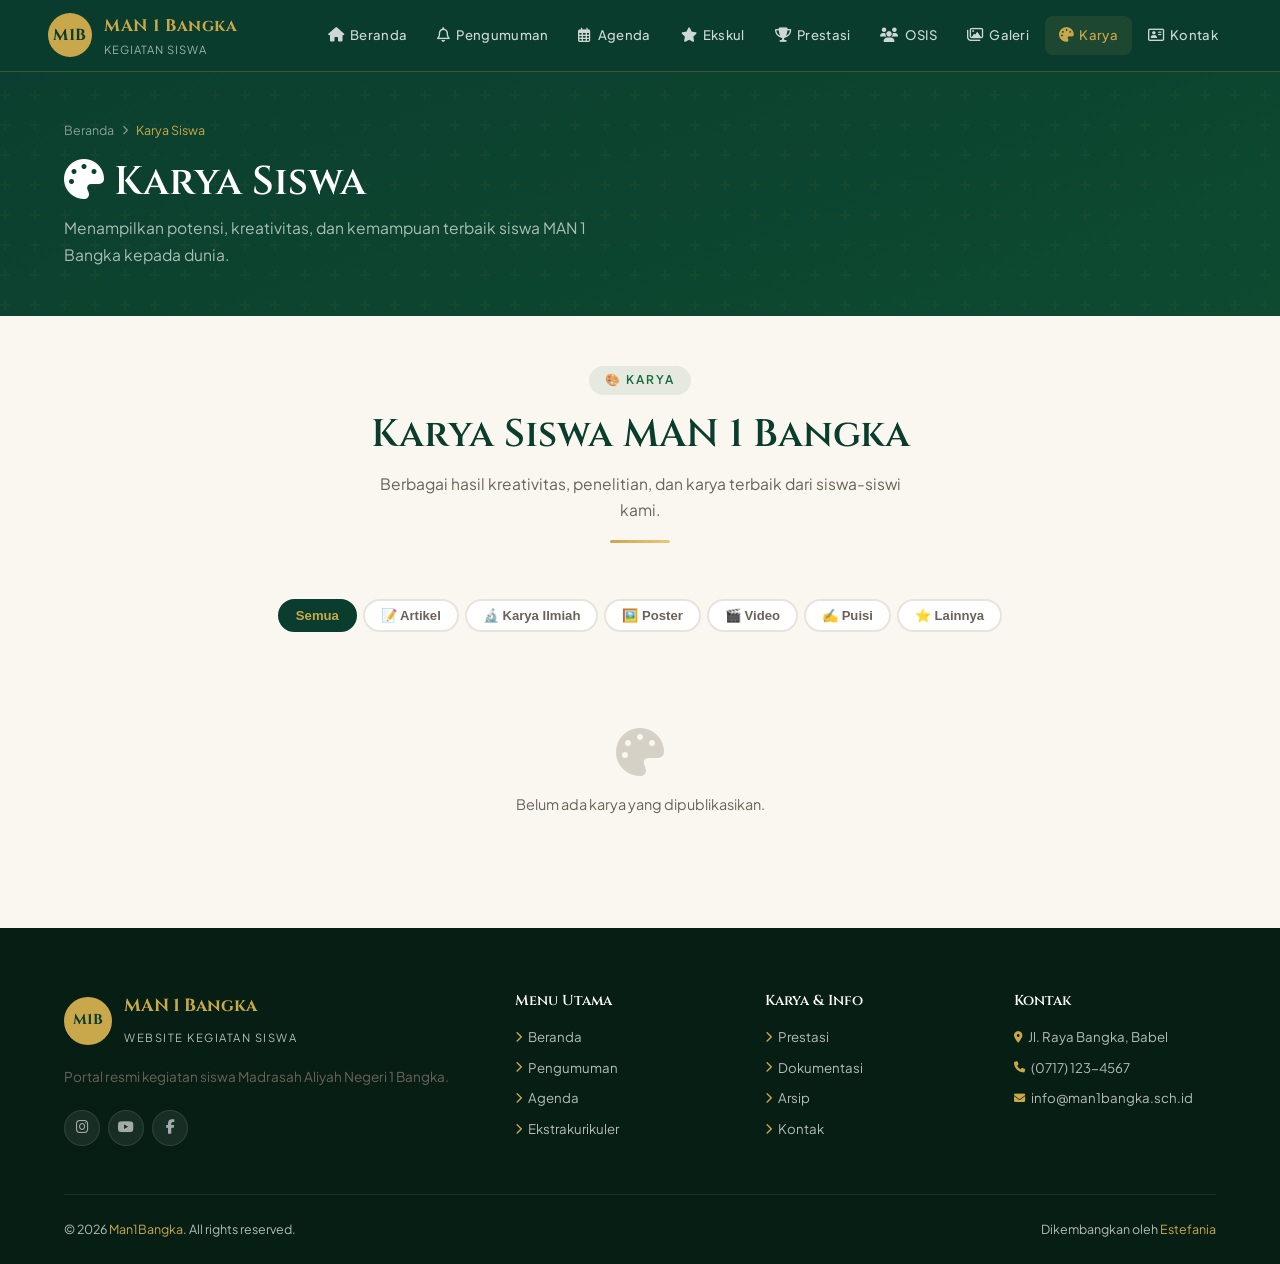
<file: man1bangka/halaman/karya-siswa.html>
<!doctype html>
<html lang="id">
  <head>
    <meta charset="UTF-8" />
    <meta name="viewport" content="width=device-width, initial-scale=1.0" />
    <title>Karya Siswa — MAN 1 Bangka</title>
    <link rel="stylesheet" href="../assets/css/style.css" />
    <link
      rel="stylesheet"
      href="https://cdnjs.cloudflare.com/ajax/libs/font-awesome/6.4.0/css/all.min.css"
    />
  </head>
  <body>
    <nav class="navbar">
      <div class="navbar__brand">
        <div class="navbar__logo">M1B</div>
        <div class="navbar__title">
          <span>MAN 1 Bangka</span><span>KEGIATAN SISWA</span>
        </div>
      </div>
      <ul class="navbar__nav">
        <li>
          <a href="../index.html"><i class="fas fa-home"></i> Beranda</a>
        </li>
        <li>
          <a href="pengumuman.html"><i class="far fa-bell"></i> Pengumuman</a>
        </li>
        <li>
          <a href="agenda.html"><i class="far fa-calendar-alt"></i> Agenda</a>
        </li>
        <li>
          <a href="ekstrakurikuler.html"><i class="fas fa-star"></i> Ekskul</a>
        </li>
        <li>
          <a href="prestasi.html"><i class="fas fa-trophy"></i> Prestasi</a>
        </li>
        <li>
          <a href="organisasi.html"><i class="fas fa-users"></i> OSIS</a>
        </li>
        <li>
          <a href="dokumentasi.html"><i class="far fa-images"></i> Galeri</a>
        </li>
        <li>
          <a href="karya-siswa.html"><i class="fas fa-palette"></i> Karya</a>
        </li>
        <li>
          <a href="kontak.html"><i class="far fa-address-card"></i> Kontak</a>
        </li>
      </ul>
      
    </nav>
    <div class="mobile-nav">
      <a href="../index.html"><i class="fas fa-home"></i> Beranda</a>
      <a href="pengumuman.html"><i class="far fa-bell"></i> Pengumuman</a>
      <a href="agenda.html"><i class="far fa-calendar-alt"></i> Agenda</a>
      <a href="ekstrakurikuler.html"
        ><i class="fas fa-star"></i> Ekstrakurikuler</a
      >
      <a href="prestasi.html"><i class="fas fa-trophy"></i> Prestasi</a>
      <a href="organisasi.html"><i class="fas fa-users"></i> Organisasi</a>
      <a href="dokumentasi.html"><i class="far fa-images"></i> Dokumentasi</a>
      <a href="arsip.html"><i class="fas fa-archive"></i> Arsip</a>
      <a href="karya-siswa.html"><i class="fas fa-palette"></i> Karya Siswa</a>
      <a href="testimoni.html"><i class="far fa-comment-dots"></i> Testimoni</a>
      <a href="kontak.html"><i class="far fa-address-card"></i> Kontak</a>
      
    </div>

    <section class="page-hero">
      <div class="breadcrumb">
        <a href="../index.html">Beranda</a> <i class="fas fa-chevron-right"></i>
        <span style="color: var(--gold)">Karya Siswa</span>
      </div>
      <h1><i class="fas fa-palette"></i> Karya Siswa</h1>
      <p>
        Menampilkan potensi, kreativitas, dan kemampuan terbaik siswa MAN 1
        Bangka kepada dunia.
      </p>
    </section>

    <section style="padding: 3rem clamp(1rem, 5vw, 4rem)">
      <div style="max-width: 1200px; margin: 0 auto">
        <div class="section-header reveal">
          <div class="section-tag">🎨 Karya</div>
          <h2>Karya Siswa MAN 1 Bangka</h2>
          <p>
            Berbagai hasil kreativitas, penelitian, dan karya terbaik dari
            siswa-siswi kami.
          </p>
          <div class="section-divider"></div>
        </div>

        <div
          style="
            display: flex;
            gap: 6px;
            flex-wrap: wrap;
            margin-bottom: 2rem;
            justify-content: center;
          "
          id="karya-filter"
        >
          <button
            class="filter-btn active"
            data-filter="all"
            onclick="filterKarya(this, '')"
          >
            Semua
          </button>
          <button
            class="filter-btn"
            data-filter="artikel"
            onclick="filterKarya(this, 'artikel')"
          >
            📝 Artikel
          </button>
          <button
            class="filter-btn"
            data-filter="karya_ilmiah"
            onclick="filterKarya(this, 'karya_ilmiah')"
          >
            🔬 Karya Ilmiah
          </button>
          <button
            class="filter-btn"
            data-filter="poster"
            onclick="filterKarya(this, 'poster')"
          >
            🖼️ Poster
          </button>
          <button
            class="filter-btn"
            data-filter="video"
            onclick="filterKarya(this, 'video')"
          >
            🎬 Video
          </button>
          <button
            class="filter-btn"
            data-filter="puisi"
            onclick="filterKarya(this, 'puisi')"
          >
            ✍️ Puisi
          </button>
          <button
            class="filter-btn"
            data-filter="lainnya"
            onclick="filterKarya(this, 'lainnya')"
          >
            ⭐ Lainnya
          </button>
        </div>

        <div
          id="karya-container"
          style="
            display: grid;
            grid-template-columns: repeat(auto-fill, minmax(280px, 1fr));
            gap: 1.25rem;
          "
        >
          <div class="loading" style="grid-column: 1/-1">
            <div class="spinner"></div>
          </div>
        </div>
      </div>
    </section>

    <footer>
      <div class="footer-grid">
        <div class="footer-brand">
          <div class="logo-wrap">
            <div class="logo-icon">M1B</div>
            <div class="logo-text">
              <span>MAN 1 Bangka</span><span>WEBSITE KEGIATAN SISWA</span>
            </div>
          </div>
          <p>Portal resmi kegiatan siswa Madrasah Aliyah Negeri 1 Bangka.</p>
          <div class="footer-socials">
            <a href="#"><i class="fab fa-instagram"></i></a
            ><a href="#"><i class="fab fa-youtube"></i></a
            ><a href="#"><i class="fab fa-facebook-f"></i></a>
          </div>
        </div>
        <div class="footer-col">
          <h4>Menu Utama</h4>
          <ul>
            <li>
              <a href="../index.html"
                ><i class="fas fa-chevron-right"></i> Beranda</a
              >
            </li>
            <li>
              <a href="pengumuman.html"
                ><i class="fas fa-chevron-right"></i> Pengumuman</a
              >
            </li>
            <li>
              <a href="agenda.html"
                ><i class="fas fa-chevron-right"></i> Agenda</a
              >
            </li>
            <li>
              <a href="ekstrakurikuler.html"
                ><i class="fas fa-chevron-right"></i> Ekstrakurikuler</a
              >
            </li>
          </ul>
        </div>
        <div class="footer-col">
          <h4>Karya & Info</h4>
          <ul>
            <li>
              <a href="prestasi.html"
                ><i class="fas fa-chevron-right"></i> Prestasi</a
              >
            </li>
            <li>
              <a href="dokumentasi.html"
                ><i class="fas fa-chevron-right"></i> Dokumentasi</a
              >
            </li>
            <li>
              <a href="arsip.html"
                ><i class="fas fa-chevron-right"></i> Arsip</a
              >
            </li>
            <li>
              <a href="kontak.html"
                ><i class="fas fa-chevron-right"></i> Kontak</a
              >
            </li>
          </ul>
        </div>
        <div class="footer-col">
          <h4>Kontak</h4>
          <ul>
            <li>
              <a href="#"
                ><i class="fas fa-map-marker-alt"></i> Jl. Raya Bangka, Babel</a
              >
            </li>
            <li>
              <a href="tel:07171234567"
                ><i class="fas fa-phone"></i> (0717) 123-4567</a
              >
            </li>
            <li>
              <a href="mailto:info@man1bangka.sch.id"
                ><i class="fas fa-envelope"></i> info@man1bangka.sch.id</a
              >
            </li>
          </ul>
        </div>
      </div>
      <div class="footer-bottom">
        <div>© 2026 <span>Man1Bangka</span>. All rights reserved.</div>
        <div>Dikembangkan oleh <span>Estefania</span></div>
      </div>
    </footer>
    <button id="scrollTop" aria-label="Scroll ke atas">
      <i class="fas fa-arrow-up"></i>
    </button>
    <script src="../assets/js/main.js"></script>
    <script>
      let allKarya = [];
      const jenisIcon = {
        artikel: "📝",
        karya_ilmiah: "🔬",
        poster: "🖼️",
        video: "🎬",
        puisi: "✍️",
        lainnya: "⭐",
      };
      const jenisLabel = {
        artikel: "Artikel",
        karya_ilmiah: "Karya Ilmiah",
        poster: "Poster",
        video: "Video",
        puisi: "Puisi",
        lainnya: "Lainnya",
      };

      async function loadKarya() {
        const container = document.getElementById("karya-container");
        container.innerHTML =
          '<div class="loading" style="grid-column:1/-1"><div class="spinner"></div></div>';
        const res = await apiGet("karya", "list");
        allKarya = res.status === "success" ? res.data : [];
        renderKarya(allKarya);
      }

      function renderKarya(data) {
        const container = document.getElementById("karya-container");
        if (!data.length) {
          container.innerHTML =
            '<div class="empty-state" style="grid-column:1/-1"><i class="fas fa-palette"></i><p>Belum ada karya yang dipublikasikan.</p></div>';
          return;
        }
        container.innerHTML = data
          .map((k) => {
            const icon = jenisIcon[k.jenis] || "⭐";
            const label = jenisLabel[k.jenis] || k.jenis;
            const siswa = k.siswa || k.penulis || "Siswa";
            return `
      <div class="card reveal" data-cat="${k.jenis}">
        <div class="card__img">
          ${
            k.url_file && k.url_file.match(/\.(jpg|jpeg|png|webp)$/i)
              ? `<img src="../${k.url_file}" alt="${k.judul}" style="width:100%;height:100%;object-fit:cover;" onerror="this.parentElement.innerHTML='<div class=card__img-placeholder>${icon}</div>'">`
              : `<div class="card__img-placeholder">${icon}</div>`
          }
        </div>
        <div class="card__body">
          <span class="card__tag tag-kegiatan">${label}</span>
          <h3 class="card__title">${k.judul}</h3>
          <p class="card__text">${(k.deskripsi || "").substring(0, 140)}${(k.deskripsi || "").length > 140 ? "..." : ""}</p>
          <div class="card__meta">
            <span><i class="fas fa-user"></i> ${siswa}${k.kelas ? " — " + k.kelas : ""}</span>
          </div>
        </div>
        <div class="card__footer">
          ${k.penghargaan ? `<span class="badge badge-gold"><i class="fas fa-award"></i> ${k.penghargaan}</span>` : "<span></span>"}
          ${k.url_file ? `<a href="../${k.url_file}" target="_blank" class="btn btn-green btn-sm"><i class="fas fa-eye"></i> Lihat</a>` : '<span class="badge" style="background:#e0e0e0;color:#666;">Segera Hadir</span>'}
        </div>
      </div>`;
          })
          .join("");
        initReveal();
      }

      function filterKarya(btn, jenis) {
        document
          .querySelectorAll("#karya-filter .filter-btn")
          .forEach((b) => b.classList.remove("active"));
        btn.classList.add("active");
        renderKarya(
          jenis ? allKarya.filter((k) => k.jenis === jenis) : allKarya,
        );
      }

      document.addEventListener("DOMContentLoaded", () => {
        initNavbar();
        initReveal();
        loadKarya();
      });
    </script>
  </body>
</html>
</file>
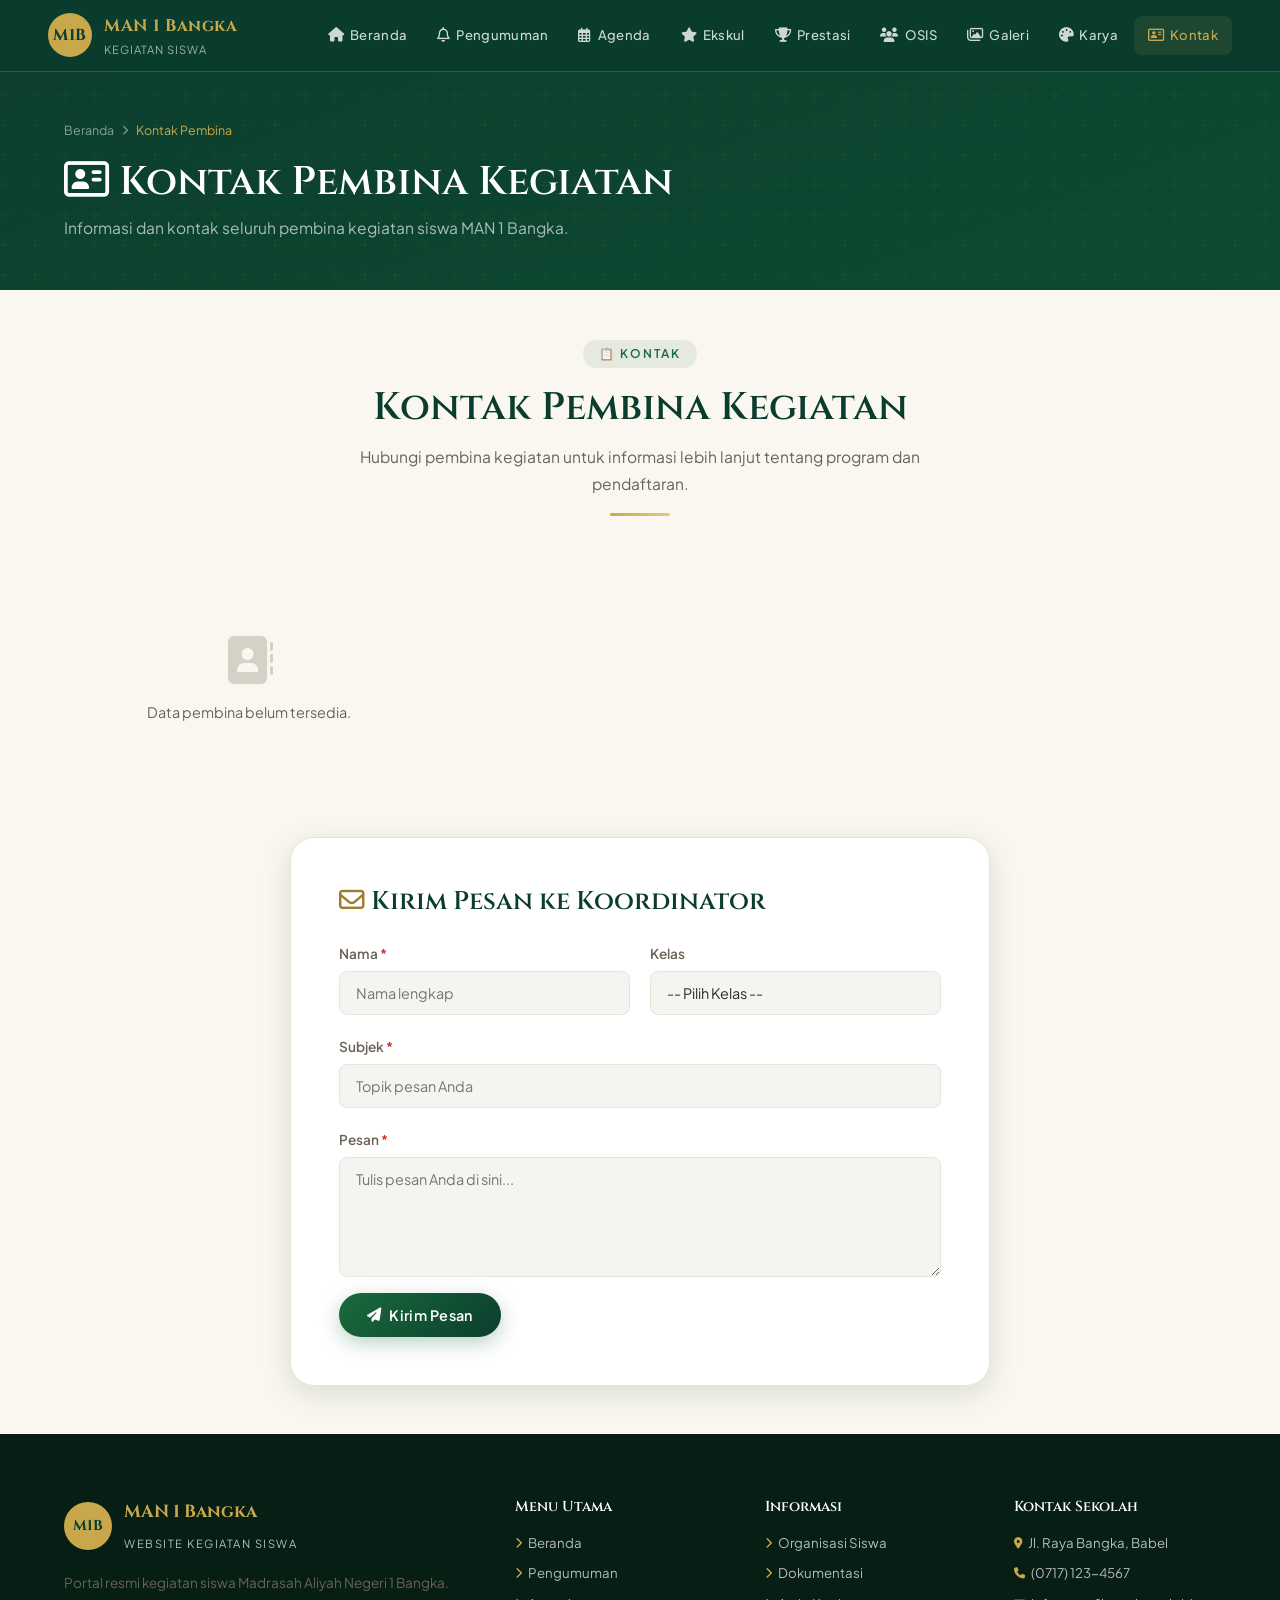
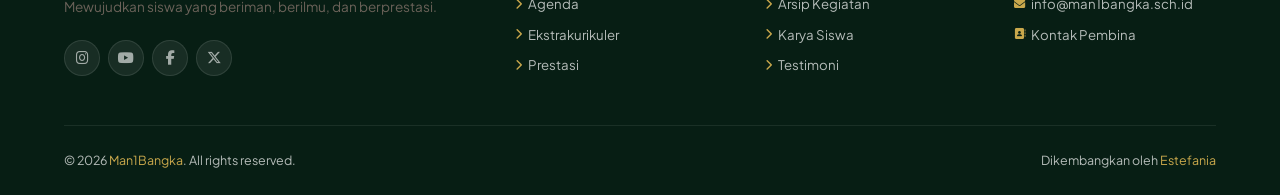
<file: man1bangka/halaman/kontak.html>
<!doctype html>
<html lang="id">
  <head>
    <meta charset="UTF-8" />
    <meta name="viewport" content="width=device-width, initial-scale=1.0" />
    <title>Kontak Pembina — MAN 1 Bangka</title>
    <link rel="stylesheet" href="../assets/css/style.css" />
    <link
      rel="stylesheet"
      href="https://cdnjs.cloudflare.com/ajax/libs/font-awesome/6.4.0/css/all.min.css"
    />
  </head>
  <body>
    <nav class="navbar">
      <div class="navbar__brand">
        <div class="navbar__logo">M1B</div>
        <div class="navbar__title">
          <span>MAN 1 Bangka</span>
          <span>KEGIATAN SISWA</span>
        </div>
      </div>
      <ul class="navbar__nav">
        <li>
          <a href="../index.html"><i class="fas fa-home"></i> Beranda</a>
        </li>
        <li>
          <a href="pengumuman.html"><i class="far fa-bell"></i> Pengumuman</a>
        </li>
        <li>
          <a href="agenda.html"><i class="far fa-calendar-alt"></i> Agenda</a>
        </li>
        <li>
          <a href="ekstrakurikuler.html"><i class="fas fa-star"></i> Ekskul</a>
        </li>
        <li>
          <a href="prestasi.html"><i class="fas fa-trophy"></i> Prestasi</a>
        </li>
        <li>
          <a href="organisasi.html"><i class="fas fa-users"></i> OSIS</a>
        </li>
        <li>
          <a href="dokumentasi.html"><i class="far fa-images"></i> Galeri</a>
        </li>
        <li>
          <a href="karya-siswa.html"><i class="fas fa-palette"></i> Karya</a>
        </li>
        <li>
          <a href="kontak.html"><i class="far fa-address-card"></i> Kontak</a>
        </li>
      </ul>
      
    </nav>
    <div class="mobile-nav">
      <a href="../index.html"><i class="fas fa-home"></i> Beranda</a>
      <a href="pengumuman.html"><i class="far fa-bell"></i> Pengumuman</a>
      <a href="agenda.html"><i class="far fa-calendar-alt"></i> Agenda</a>
      <a href="ekstrakurikuler.html"
        ><i class="fas fa-star"></i> Ekstrakurikuler</a
      >
      <a href="prestasi.html"><i class="fas fa-trophy"></i> Prestasi</a>
      <a href="organisasi.html"><i class="fas fa-users"></i> Organisasi</a>
      <a href="dokumentasi.html"><i class="far fa-images"></i> Dokumentasi</a>
      <a href="arsip.html"><i class="fas fa-archive"></i> Arsip</a>
      <a href="karya-siswa.html"><i class="fas fa-palette"></i> Karya Siswa</a>
      <a href="testimoni.html"><i class="far fa-comment-dots"></i> Testimoni</a>
      <a href="kontak.html"><i class="far fa-address-card"></i> Kontak</a>
      
    </div>
    <section class="page-hero">
      <div class="breadcrumb">
        <a href="../index.html">Beranda</a> <i class="fas fa-chevron-right"></i>
        <span style="color: var(--gold)">Kontak Pembina</span>
      </div>
      <h1><i class="far fa-address-card"></i> Kontak Pembina Kegiatan</h1>
      <p>Informasi dan kontak seluruh pembina kegiatan siswa MAN 1 Bangka.</p>
    </section>

    <section style="padding: 3rem clamp(1rem, 5vw, 4rem)">
      <div class="section-header reveal">
        <div class="section-tag">📋 Kontak</div>
        <h2>Kontak Pembina Kegiatan</h2>
        <p>
          Hubungi pembina kegiatan untuk informasi lebih lanjut tentang program
          dan pendaftaran.
        </p>
        <div class="section-divider"></div>
      </div>
      <div
        style="
          display: grid;
          grid-template-columns: repeat(auto-fill, minmax(320px, 1fr));
          gap: 1.25rem;
          max-width: 1200px;
          margin: 0 auto;
        "
        id="kontak-container"
      >
        <div class="loading"><div class="spinner"></div></div>
      </div>
      <div
        style="
          margin-top: 3rem;
          max-width: 700px;
          margin-left: auto;
          margin-right: auto;
        "
      >
        <div class="form-card reveal">
          <h3 style="margin-bottom: 1.5rem">
            <i class="far fa-envelope" style="color: var(--gold-dark)"></i>
            Kirim Pesan ke Koordinator
          </h3>
          <form onsubmit="submitKontak(event)" autocomplete="off">
            <div class="form-grid">
              <div class="form-group">
                <label>Nama <span>*</span></label
                ><input
                  class="form-control"
                  name="nama"
                  required
                  placeholder="Nama lengkap"
                />
              </div>
              <div class="form-group">
                <label>Kelas</label
                ><select class="form-control" name="kelas">
                  <option value="">-- Pilih Kelas --</option>
                  <option>10A</option>
                  <option>10B</option>
                  <option>10C</option>
                  <option>10D</option>
                  <option>10E</option>
                  <option>10F</option>
                  <option>11A</option>
                  <option>11B</option>
                  <option>11C</option>
                  <option>11D</option>
                  <option>11E</option>
                  <option>11F</option>
                  <option>12A</option>
                  <option>12B</option>
                  <option>12C</option>
                  <option>12D</option>
                  <option>12E</option>
                  <option>12F</option>
                </select>
              </div>
              <div class="form-group full">
                <label>Subjek <span>*</span></label
                ><input
                  class="form-control"
                  name="subjek"
                  required
                  placeholder="Topik pesan Anda"
                />
              </div>
              <div class="form-group full">
                <label>Pesan <span>*</span></label
                ><textarea
                  class="form-control"
                  name="pesan"
                  rows="5"
                  required
                  placeholder="Tulis pesan Anda di sini..."
                ></textarea>
              </div>
            </div>
            <button
              type="submit"
              class="btn btn-green"
              style="margin-top: 1rem"
            >
              <i class="fas fa-paper-plane"></i> Kirim Pesan
            </button>
          </form>
        </div>
      </div>
    </section>
    <footer>
      <div class="footer-grid">
        <div class="footer-brand">
          <div class="logo-wrap">
            <div class="logo-icon">M1B</div>
            <div class="logo-text">
              <span>MAN 1 Bangka</span>
              <span>WEBSITE KEGIATAN SISWA</span>
            </div>
          </div>
          <p>
            Portal resmi kegiatan siswa Madrasah Aliyah Negeri 1 Bangka.
            Mewujudkan siswa yang beriman, berilmu, dan berprestasi.
          </p>
          <div class="footer-socials">
            <a href="#"><i class="fab fa-instagram"></i></a>
            <a href="#"><i class="fab fa-youtube"></i></a>
            <a href="#"><i class="fab fa-facebook-f"></i></a>
            <a href="#"><i class="fab fa-x-twitter"></i></a>
          </div>
        </div>
        <div class="footer-col">
          <h4>Menu Utama</h4>
          <ul>
            <li>
              <a href="../index.html"
                ><i class="fas fa-chevron-right"></i> Beranda</a
              >
            </li>
            <li>
              <a href="pengumuman.html"
                ><i class="fas fa-chevron-right"></i> Pengumuman</a
              >
            </li>
            <li>
              <a href="agenda.html"
                ><i class="fas fa-chevron-right"></i> Agenda</a
              >
            </li>
            <li>
              <a href="ekstrakurikuler.html"
                ><i class="fas fa-chevron-right"></i> Ekstrakurikuler</a
              >
            </li>
            <li>
              <a href="prestasi.html"
                ><i class="fas fa-chevron-right"></i> Prestasi</a
              >
            </li>
          </ul>
        </div>
        <div class="footer-col">
          <h4>Informasi</h4>
          <ul>
            <li>
              <a href="organisasi.html"
                ><i class="fas fa-chevron-right"></i> Organisasi Siswa</a
              >
            </li>
            <li>
              <a href="dokumentasi.html"
                ><i class="fas fa-chevron-right"></i> Dokumentasi</a
              >
            </li>
            <li>
              <a href="arsip.html"
                ><i class="fas fa-chevron-right"></i> Arsip Kegiatan</a
              >
            </li>
            <li>
              <a href="karya-siswa.html"
                ><i class="fas fa-chevron-right"></i> Karya Siswa</a
              >
            </li>
            <li>
              <a href="testimoni.html"
                ><i class="fas fa-chevron-right"></i> Testimoni</a
              >
            </li>
          </ul>
        </div>
        <div class="footer-col">
          <h4>Kontak Sekolah</h4>
          <ul>
            <li>
              <a href="#"
                ><i class="fas fa-map-marker-alt"></i> Jl. Raya Bangka, Babel</a
              >
            </li>
            <li>
              <a href="tel:07171234567"
                ><i class="fas fa-phone"></i> (0717) 123-4567</a
              >
            </li>
            <li>
              <a href="mailto:info@man1bangka.sch.id"
                ><i class="fas fa-envelope"></i> info@man1bangka.sch.id</a
              >
            </li>
            <li>
              <a href="kontak.html"
                ><i class="fas fa-address-book"></i> Kontak Pembina</a
              >
            </li>
          </ul>
        </div>
      </div>
      <div class="footer-bottom">
        <div>© 2026 <span>Man1Bangka</span>. All rights reserved.</div>
        <div>Dikembangkan oleh <span>Estefania</span></div>
      </div>
    </footer>
    <button id="scrollTop" aria-label="Scroll ke atas">
      <i class="fas fa-arrow-up"></i>
    </button>
    <script src="../assets/js/main.js"></script>
    <script>
      document.addEventListener("DOMContentLoaded", () => {
        loadKontak();
        initReveal();
      });
      function submitKontak(e) {
        e.preventDefault();
        const form = e.target;
        const btn  = form.querySelector('[type=submit]');
        btn.disabled = true;
        btn.innerHTML = '<i class="fas fa-spinner fa-spin"></i> Mengirim...';

        const fd = new FormData(form);
        fetch('../php/api.php?module=pesan_kontak&action=kirim', {
          method: 'POST', body: fd
        })
        .then(r => r.json())
        .then(res => {
          if (res.status === 'success') {
            showAlert(res.message || 'Pesan berhasil dikirim!');
            form.reset();
          } else {
            showAlert(res.message || 'Gagal mengirim pesan.', 'error');
          }
        })
        .catch(() => showAlert('Gagal terhubung ke server.', 'error'))
        .finally(() => {
          btn.disabled = false;
          btn.innerHTML = '<i class="fas fa-paper-plane"></i> Kirim Pesan';
        });
      }
    </script>
  </body>
</html>
</file>
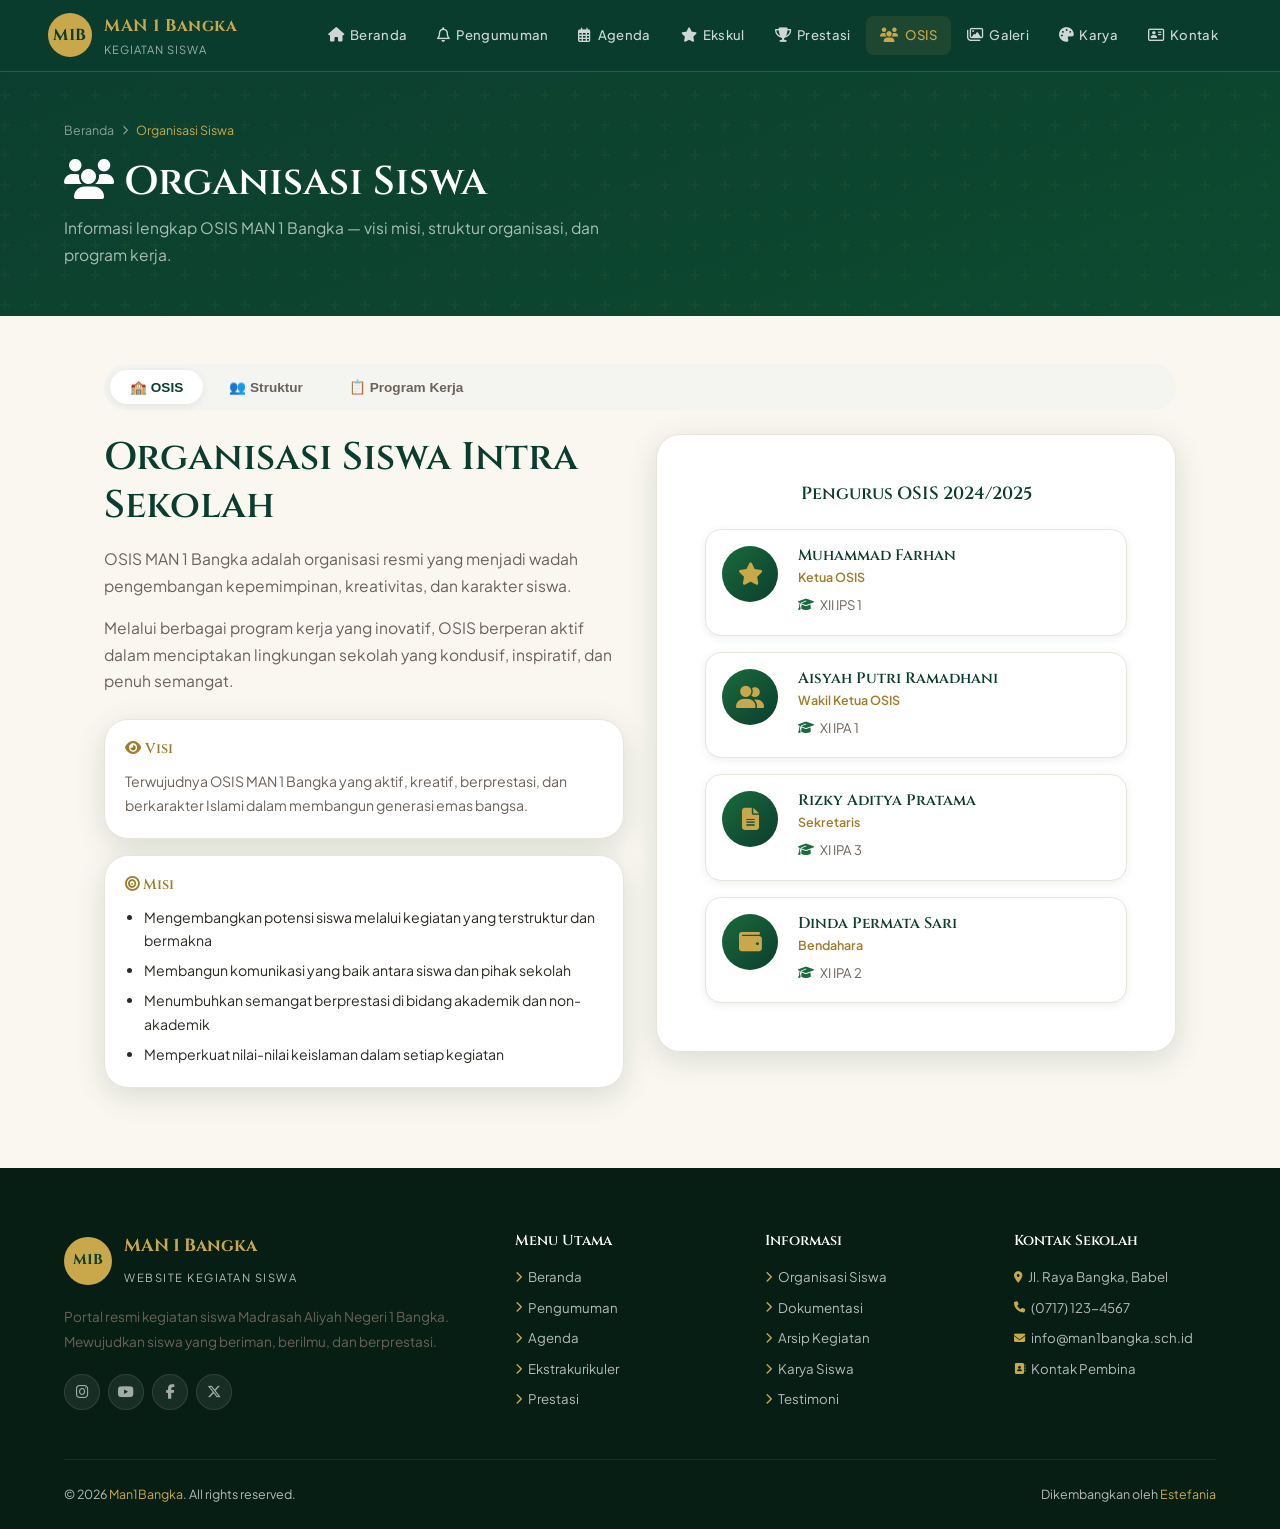
<file: man1bangka/halaman/organisasi.html>
<!doctype html>
<html lang="id">
  <head>
    <meta charset="UTF-8" />
    <meta name="viewport" content="width=device-width, initial-scale=1.0" />
    <title>Organisasi Siswa — MAN 1 Bangka</title>
    <link rel="stylesheet" href="../assets/css/style.css" />
    <link
      rel="stylesheet"
      href="https://cdnjs.cloudflare.com/ajax/libs/font-awesome/6.4.0/css/all.min.css"
    />
  </head>
  <body>
    <nav class="navbar">
      <div class="navbar__brand">
        <div class="navbar__logo">M1B</div>
        <div class="navbar__title">
          <span>MAN 1 Bangka</span>
          <span>KEGIATAN SISWA</span>
        </div>
      </div>
      <ul class="navbar__nav">
        <li>
          <a href="../index.html"><i class="fas fa-home"></i> Beranda</a>
        </li>
        <li>
          <a href="pengumuman.html"><i class="far fa-bell"></i> Pengumuman</a>
        </li>
        <li>
          <a href="agenda.html"><i class="far fa-calendar-alt"></i> Agenda</a>
        </li>
        <li>
          <a href="ekstrakurikuler.html"><i class="fas fa-star"></i> Ekskul</a>
        </li>
        <li>
          <a href="prestasi.html"><i class="fas fa-trophy"></i> Prestasi</a>
        </li>
        <li>
          <a href="organisasi.html"><i class="fas fa-users"></i> OSIS</a>
        </li>
        <li>
          <a href="dokumentasi.html"><i class="far fa-images"></i> Galeri</a>
        </li>
        <li>
          <a href="karya-siswa.html"><i class="fas fa-palette"></i> Karya</a>
        </li>
        <li>
          <a href="kontak.html"><i class="far fa-address-card"></i> Kontak</a>
        </li>
      </ul>
      
    </nav>
    <div class="mobile-nav">
      <a href="../index.html"><i class="fas fa-home"></i> Beranda</a>
      <a href="pengumuman.html"><i class="far fa-bell"></i> Pengumuman</a>
      <a href="agenda.html"><i class="far fa-calendar-alt"></i> Agenda</a>
      <a href="ekstrakurikuler.html"
        ><i class="fas fa-star"></i> Ekstrakurikuler</a
      >
      <a href="prestasi.html"><i class="fas fa-trophy"></i> Prestasi</a>
      <a href="organisasi.html"><i class="fas fa-users"></i> Organisasi</a>
      <a href="dokumentasi.html"><i class="far fa-images"></i> Dokumentasi</a>
      <a href="arsip.html"><i class="fas fa-archive"></i> Arsip</a>
      <a href="karya-siswa.html"><i class="fas fa-palette"></i> Karya Siswa</a>
      <a href="testimoni.html"><i class="far fa-comment-dots"></i> Testimoni</a>
      <a href="kontak.html"><i class="far fa-address-card"></i> Kontak</a>
      
    </div>
    <section class="page-hero">
      <div class="breadcrumb">
        <a href="../index.html">Beranda</a> <i class="fas fa-chevron-right"></i>
        <span style="color: var(--gold)">Organisasi Siswa</span>
      </div>
      <h1><i class="fas fa-users"></i> Organisasi Siswa</h1>
      <p>
        Informasi lengkap OSIS MAN 1 Bangka — visi misi, struktur organisasi,
        dan program kerja.
      </p>
    </section>

    <section
      style="
        padding: 3rem clamp(1rem, 5vw, 4rem);
        max-width: 1200px;
        margin: 0 auto;
      "
    >
      <div class="tabs">
        <div class="tabs__nav">
          <button class="tab-btn active" data-tab="tab-osis">🏫 OSIS</button>
          <button class="tab-btn" data-tab="tab-struktur">👥 Struktur</button>
          <button class="tab-btn" data-tab="tab-proker">
            📋 Program Kerja
          </button>
        </div>
        <div id="tab-osis" class="tab-panel active">
          <div
            style="
              display: grid;
              grid-template-columns: 1fr 1fr;
              gap: 2rem;
              align-items: start;
            "
            class="org-layout"
          >
            <div class="reveal">
              <h2 style="margin-bottom: 1rem">
                Organisasi Siswa Intra Sekolah
              </h2>
              <p style="margin-bottom: 1rem">
                OSIS MAN 1 Bangka adalah organisasi resmi yang menjadi wadah
                pengembangan kepemimpinan, kreativitas, dan karakter siswa.
              </p>
              <p style="margin-bottom: 1.5rem">
                Melalui berbagai program kerja yang inovatif, OSIS berperan
                aktif dalam menciptakan lingkungan sekolah yang kondusif,
                inspiratif, dan penuh semangat.
              </p>
              <div style="display: flex; flex-direction: column; gap: 1rem">
                <div class="form-card" style="padding: 1.25rem">
                  <h4
                    style="
                      color: var(--gold-dark);
                      font-size: 0.9rem;
                      margin-bottom: 0.75rem;
                    "
                  >
                    <i class="fas fa-eye"></i> Visi
                  </h4>
                  <p style="font-size: 0.88rem">
                    <span id="org-visi">Terwujudnya OSIS MAN 1 Bangka yang aktif, kreatif,
                    berprestasi, dan berkarakter Islami dalam membangun generasi
                    emas bangsa.</span>
                  </p>
                </div>
                <div class="form-card" style="padding: 1.25rem">
                  <h4
                    style="
                      color: var(--gold-dark);
                      font-size: 0.9rem;
                      margin-bottom: 0.75rem;
                    "
                  >
                    <i class="fas fa-bullseye"></i> Misi
                  </h4>
                  <ul
                    style="
                      font-size: 0.88rem;
                      padding-left: 1.2rem;
                      display: flex;
                      flex-direction: column;
                      gap: 6px;
                    "
                  >
                    <li>
                      Mengembangkan potensi siswa melalui kegiatan yang
                      terstruktur dan bermakna
                    </li>
                    <li>
                      Membangun komunikasi yang baik antara siswa dan pihak
                      sekolah
                    </li>
                    <li>
                      Menumbuhkan semangat berprestasi di bidang akademik dan
                      non-akademik
                    </li>
                    <li>
                      Memperkuat nilai-nilai keislaman dalam setiap kegiatan
                    </li>
                  </ul>
                </div>
              </div>
            </div>
            <div class="reveal">
              <div class="form-card">
                <h3
                  style="
                    text-align: center;
                    margin-bottom: 1.5rem;
                    font-size: 1.1rem;
                  "
                >
                  Pengurus OSIS 2024/2025
                </h3>
                <div style="display: flex; flex-direction: column; gap: 1rem">
                  <div class="kontak-card" style="padding: 1rem">
                    <div class="kontak-avatar"><i class="fas fa-star"></i></div>
                    <div class="kontak-info">
                      <h4>Muhammad Farhan</h4>
                      <div class="jabatan">Ketua OSIS</div>
                      <div class="contact-row">
                        <i class="fas fa-graduation-cap"></i>XII IPS 1
                      </div>
                    </div>
                  </div>
                  <div class="kontak-card" style="padding: 1rem">
                    <div class="kontak-avatar">
                      <i class="fas fa-user-friends"></i>
                    </div>
                    <div class="kontak-info">
                      <h4>Aisyah Putri Ramadhani</h4>
                      <div class="jabatan">Wakil Ketua OSIS</div>
                      <div class="contact-row">
                        <i class="fas fa-graduation-cap"></i>XI IPA 1
                      </div>
                    </div>
                  </div>
                  <div class="kontak-card" style="padding: 1rem">
                    <div class="kontak-avatar">
                      <i class="fas fa-file-alt"></i>
                    </div>
                    <div class="kontak-info">
                      <h4>Rizky Aditya Pratama</h4>
                      <div class="jabatan">Sekretaris</div>
                      <div class="contact-row">
                        <i class="fas fa-graduation-cap"></i>XI IPA 3
                      </div>
                    </div>
                  </div>
                  <div class="kontak-card" style="padding: 1rem">
                    <div class="kontak-avatar">
                      <i class="fas fa-wallet"></i>
                    </div>
                    <div class="kontak-info">
                      <h4>Dinda Permata Sari</h4>
                      <div class="jabatan">Bendahara</div>
                      <div class="contact-row">
                        <i class="fas fa-graduation-cap"></i>XI IPA 2
                      </div>
                    </div>
                  </div>
                </div>
              </div>
            </div>
          </div>
        </div>
        <div id="tab-struktur" class="tab-panel">
          <div class="section-header" style="margin-bottom: 2rem">
            <h2>Struktur Organisasi OSIS</h2>
            <p>MAN 1 Bangka Periode 2024/2025</p>
          </div>
          <div
            style="
              background: var(--white);
              border-radius: var(--radius-lg);
              padding: 2rem;
              box-shadow: var(--shadow-sm);
              overflow-x: auto;
            "
          >
            <div style="text-align: center; min-width: 600px">
              <div
                style="
                  display: inline-block;
                  background: var(--green-dark);
                  color: var(--gold);
                  padding: 14px 28px;
                  border-radius: 10px;
                  font-weight: 700;
                  font-size: 0.95rem;
                  margin-bottom: 2rem;
                "
              >
                PEMBINA OSIS<br /><span style="font-size: 0.78rem; opacity: 0.8"
                  >Bpk. Drs. H. Syamsul Bahri</span
                >
              </div>
              <div
                style="
                  border-left: 2px solid var(--gold);
                  height: 30px;
                  margin: 0 auto;
                  width: 2px;
                "
              ></div>
              <div
                style="
                  display: inline-block;
                  background: var(--gold);
                  color: var(--green-dark);
                  padding: 14px 28px;
                  border-radius: 10px;
                  font-weight: 700;
                  font-size: 0.95rem;
                  margin-bottom: 2rem;
                "
              >
                KETUA OSIS<br /><span style="font-size: 0.78rem"
                  >Muhammad Farhan</span
                >
              </div>
              <div
                style="
                  display: flex;
                  justify-content: center;
                  gap: 3rem;
                  flex-wrap: wrap;
                  margin-top: 1rem;
                "
              >
                <div style="text-align: center">
                  <div
                    style="
                      border-left: 2px solid var(--gold);
                      height: 20px;
                      margin: 0 auto;
                      width: 2px;
                    "
                  ></div>
                  <div
                    style="
                      background: var(--gray-100);
                      border: 1px solid var(--gray-200);
                      padding: 10px 20px;
                      border-radius: 8px;
                      font-size: 0.85rem;
                      font-weight: 600;
                    "
                  >
                    Wakil Ketua
                  </div>
                </div>
                <div style="text-align: center">
                  <div
                    style="
                      border-left: 2px solid var(--gold);
                      height: 20px;
                      margin: 0 auto;
                      width: 2px;
                    "
                  ></div>
                  <div
                    style="
                      background: var(--gray-100);
                      border: 1px solid var(--gray-200);
                      padding: 10px 20px;
                      border-radius: 8px;
                      font-size: 0.85rem;
                      font-weight: 600;
                    "
                  >
                    Sekretaris
                  </div>
                </div>
                <div style="text-align: center">
                  <div
                    style="
                      border-left: 2px solid var(--gold);
                      height: 20px;
                      margin: 0 auto;
                      width: 2px;
                    "
                  ></div>
                  <div
                    style="
                      background: var(--gray-100);
                      border: 1px solid var(--gray-200);
                      padding: 10px 20px;
                      border-radius: 8px;
                      font-size: 0.85rem;
                      font-weight: 600;
                    "
                  >
                    Bendahara
                  </div>
                </div>
              </div>
              <div
                style="
                  margin-top: 2rem;
                  display: flex;
                  justify-content: center;
                  gap: 1rem;
                  flex-wrap: wrap;
                "
              >
                <div
                  style="
                    background: var(--cream);
                    border: 1px solid var(--gray-200);
                    padding: 10px 16px;
                    border-radius: 8px;
                    font-size: 0.82rem;
                    font-weight: 600;
                    text-align: center;
                  "
                >
                  Bid. Ketaqwaan
                </div>
                <div
                  style="
                    background: var(--cream);
                    border: 1px solid var(--gray-200);
                    padding: 10px 16px;
                    border-radius: 8px;
                    font-size: 0.82rem;
                    font-weight: 600;
                    text-align: center;
                  "
                >
                  Bid. Akademik
                </div>
                <div
                  style="
                    background: var(--cream);
                    border: 1px solid var(--gray-200);
                    padding: 10px 16px;
                    border-radius: 8px;
                    font-size: 0.82rem;
                    font-weight: 600;
                    text-align: center;
                  "
                >
                  Bid. Olahraga
                </div>
                <div
                  style="
                    background: var(--cream);
                    border: 1px solid var(--gray-200);
                    padding: 10px 16px;
                    border-radius: 8px;
                    font-size: 0.82rem;
                    font-weight: 600;
                    text-align: center;
                  "
                >
                  Bid. Seni & Budaya
                </div>
                <div
                  style="
                    background: var(--cream);
                    border: 1px solid var(--gray-200);
                    padding: 10px 16px;
                    border-radius: 8px;
                    font-size: 0.82rem;
                    font-weight: 600;
                    text-align: center;
                  "
                >
                  Bid. Kewirausahaan
                </div>
              </div>
            </div>
          </div>
        </div>
        <div id="tab-proker" class="tab-panel">
          <!-- Data dinamis dari API ditambahkan di sini oleh loadOrganisasi() -->
          <div id="org-proker-dynamic" style="margin-bottom:1.5rem;"></div>
          <div class="section-header" style="margin-bottom: 2rem">
            <h2>Program Kerja OSIS 2024/2025</h2>
          </div>
          <div
            style="
              display: grid;
              grid-template-columns: repeat(auto-fill, minmax(280px, 1fr));
              gap: 1.25rem;
            "
          >
            <div class="card reveal">
              <div class="card__body">
                <span class="card__tag tag-kegiatan">Semester Ganjil</span>
                <h3 class="card__title">Masa Orientasi Siswa Baru</h3>
                <p class="card__text">
                  Program pengenalan lingkungan sekolah bagi siswa baru kelas X.
                </p>
                <div class="card__meta">
                  <span><i class="far fa-calendar-alt"></i> Juli 2024</span
                  ><span class="badge badge-green">Selesai ✓</span>
                </div>
              </div>
            </div>
            <div class="card reveal">
              <div class="card__body">
                <span class="card__tag tag-kegiatan">Semester Ganjil</span>
                <h3 class="card__title">Peringatan HUT RI</h3>
                <p class="card__text">
                  Serangkaian lomba dan kegiatan dalam rangka memperingati Hari
                  Kemerdekaan RI.
                </p>
                <div class="card__meta">
                  <span><i class="far fa-calendar-alt"></i> Agustus 2024</span
                  ><span class="badge badge-green">Selesai ✓</span>
                </div>
              </div>
            </div>
            <div class="card reveal">
              <div class="card__body">
                <span class="card__tag tag-lomba">Semester Genap</span>
                <h3 class="card__title">Olimpiade Internal Sekolah</h3>
                <p class="card__text">
                  Kompetisi akademik dan non-akademik antar kelas untuk melatih
                  semangat kompetisi.
                </p>
                <div class="card__meta">
                  <span><i class="far fa-calendar-alt"></i> Maret 2025</span
                  ><span class="badge badge-blue">Berjalan</span>
                </div>
              </div>
            </div>
            <div class="card reveal">
              <div class="card__body">
                <span class="card__tag tag-kegiatan">Semester Genap</span>
                <h3 class="card__title">Pentas Seni Akhir Tahun</h3>
                <p class="card__text">
                  Penampilan seni tari, musik, dan drama dari siswa-siswi MAN 1
                  Bangka.
                </p>
                <div class="card__meta">
                  <span><i class="far fa-calendar-alt"></i> Juni 2025</span
                  ><span class="badge badge-gold">Rencana</span>
                </div>
              </div>
            </div>
          </div>
        </div>
      </div>
    </section>
    <footer>
      <div class="footer-grid">
        <div class="footer-brand">
          <div class="logo-wrap">
            <div class="logo-icon">M1B</div>
            <div class="logo-text">
              <span>MAN 1 Bangka</span>
              <span>WEBSITE KEGIATAN SISWA</span>
            </div>
          </div>
          <p>
            Portal resmi kegiatan siswa Madrasah Aliyah Negeri 1 Bangka.
            Mewujudkan siswa yang beriman, berilmu, dan berprestasi.
          </p>
          <div class="footer-socials">
            <a href="#"><i class="fab fa-instagram"></i></a>
            <a href="#"><i class="fab fa-youtube"></i></a>
            <a href="#"><i class="fab fa-facebook-f"></i></a>
            <a href="#"><i class="fab fa-x-twitter"></i></a>
          </div>
        </div>
        <div class="footer-col">
          <h4>Menu Utama</h4>
          <ul>
            <li>
              <a href="../index.html"
                ><i class="fas fa-chevron-right"></i> Beranda</a
              >
            </li>
            <li>
              <a href="pengumuman.html"
                ><i class="fas fa-chevron-right"></i> Pengumuman</a
              >
            </li>
            <li>
              <a href="agenda.html"
                ><i class="fas fa-chevron-right"></i> Agenda</a
              >
            </li>
            <li>
              <a href="ekstrakurikuler.html"
                ><i class="fas fa-chevron-right"></i> Ekstrakurikuler</a
              >
            </li>
            <li>
              <a href="prestasi.html"
                ><i class="fas fa-chevron-right"></i> Prestasi</a
              >
            </li>
          </ul>
        </div>
        <div class="footer-col">
          <h4>Informasi</h4>
          <ul>
            <li>
              <a href="organisasi.html"
                ><i class="fas fa-chevron-right"></i> Organisasi Siswa</a
              >
            </li>
            <li>
              <a href="dokumentasi.html"
                ><i class="fas fa-chevron-right"></i> Dokumentasi</a
              >
            </li>
            <li>
              <a href="arsip.html"
                ><i class="fas fa-chevron-right"></i> Arsip Kegiatan</a
              >
            </li>
            <li>
              <a href="karya-siswa.html"
                ><i class="fas fa-chevron-right"></i> Karya Siswa</a
              >
            </li>
            <li>
              <a href="testimoni.html"
                ><i class="fas fa-chevron-right"></i> Testimoni</a
              >
            </li>
          </ul>
        </div>
        <div class="footer-col">
          <h4>Kontak Sekolah</h4>
          <ul>
            <li>
              <a href="#"
                ><i class="fas fa-map-marker-alt"></i> Jl. Raya Bangka, Babel</a
              >
            </li>
            <li>
              <a href="tel:07171234567"
                ><i class="fas fa-phone"></i> (0717) 123-4567</a
              >
            </li>
            <li>
              <a href="mailto:info@man1bangka.sch.id"
                ><i class="fas fa-envelope"></i> info@man1bangka.sch.id</a
              >
            </li>
            <li>
              <a href="kontak.html"
                ><i class="fas fa-address-book"></i> Kontak Pembina</a
              >
            </li>
          </ul>
        </div>
      </div>
      <div class="footer-bottom">
        <div>© 2026 <span>Man1Bangka</span>. All rights reserved.</div>
        <div>Dikembangkan oleh <span>Estefania</span></div>
      </div>
    </footer>
    <button id="scrollTop" aria-label="Scroll ke atas">
      <i class="fas fa-arrow-up"></i>
    </button>
    <script src="../assets/js/main.js"></script>
    <script>
      document.addEventListener("DOMContentLoaded", () => {
        initTabs();
        initReveal();
        loadOrganisasi();
      });

      // Load data organisasi dari API — perbarui elemen dinamis
      async function loadOrganisasi() {
        try {
          const res = await apiGet('organisasi', 'list');
          if (res.status !== 'success' || !res.data.length) return;

          const org = res.data[0]; // OSIS adalah organisasi utama (id=1)

          // Update visi jika tersedia dari DB
          const visiEl = document.getElementById('org-visi');
          if (visiEl && org.visi) visiEl.textContent = org.visi;

          // Update misi jika tersedia dari DB
          const misiEl = document.getElementById('org-misi');
          if (misiEl && org.misi) {
            misiEl.innerHTML = org.misi.split(';')
              .map(m => m.trim()).filter(Boolean)
              .map(m => `<li>${esc(m)}</li>`).join('');
          }

          // Update anggota organisasi secara dinamis
          const anggotaEl = document.getElementById('org-anggota-dynamic');
          if (anggotaEl && org.anggota && org.anggota.length) {
            anggotaEl.innerHTML = org.anggota.map(a => `
              <div class="card reveal" style="padding:1rem;">
                <div style="font-weight:700;color:var(--green-dark);">${esc(a.nama)}</div>
                <div style="font-size:.85rem;color:var(--gold-dark);margin:.2rem 0;">${esc(a.jabatan)}</div>
                ${a.kelas ? `<div style="font-size:.8rem;color:var(--gray-500);">${esc(a.kelas)}</div>` : ''}
              </div>`).join('');
          }

          // Update program kerja
          const prokerEl = document.getElementById('org-proker-dynamic');
          if (prokerEl && org.program_kerja && org.program_kerja.length) {
            prokerEl.innerHTML = org.program_kerja.map(p => `
              <div style="display:flex;align-items:center;gap:.75rem;padding:.75rem 0;border-bottom:1px solid var(--gray-100);">
                <span class="badge badge-${p.status === 'selesai' ? 'green' : p.status === 'berjalan' ? 'gold' : 'gray'}">${esc(p.status)}</span>
                <div>
                  <div style="font-weight:600;font-size:.9rem;">${esc(p.nama_program)}</div>
                  <div style="font-size:.78rem;color:var(--gray-500);">Semester ${esc(p.semester)}</div>
                </div>
              </div>`).join('');
          }
        } catch(e) {
          // Fallback ke konten statik — tidak perlu tindakan
        }
      }
    </script>
  </body>
</html>
</file>
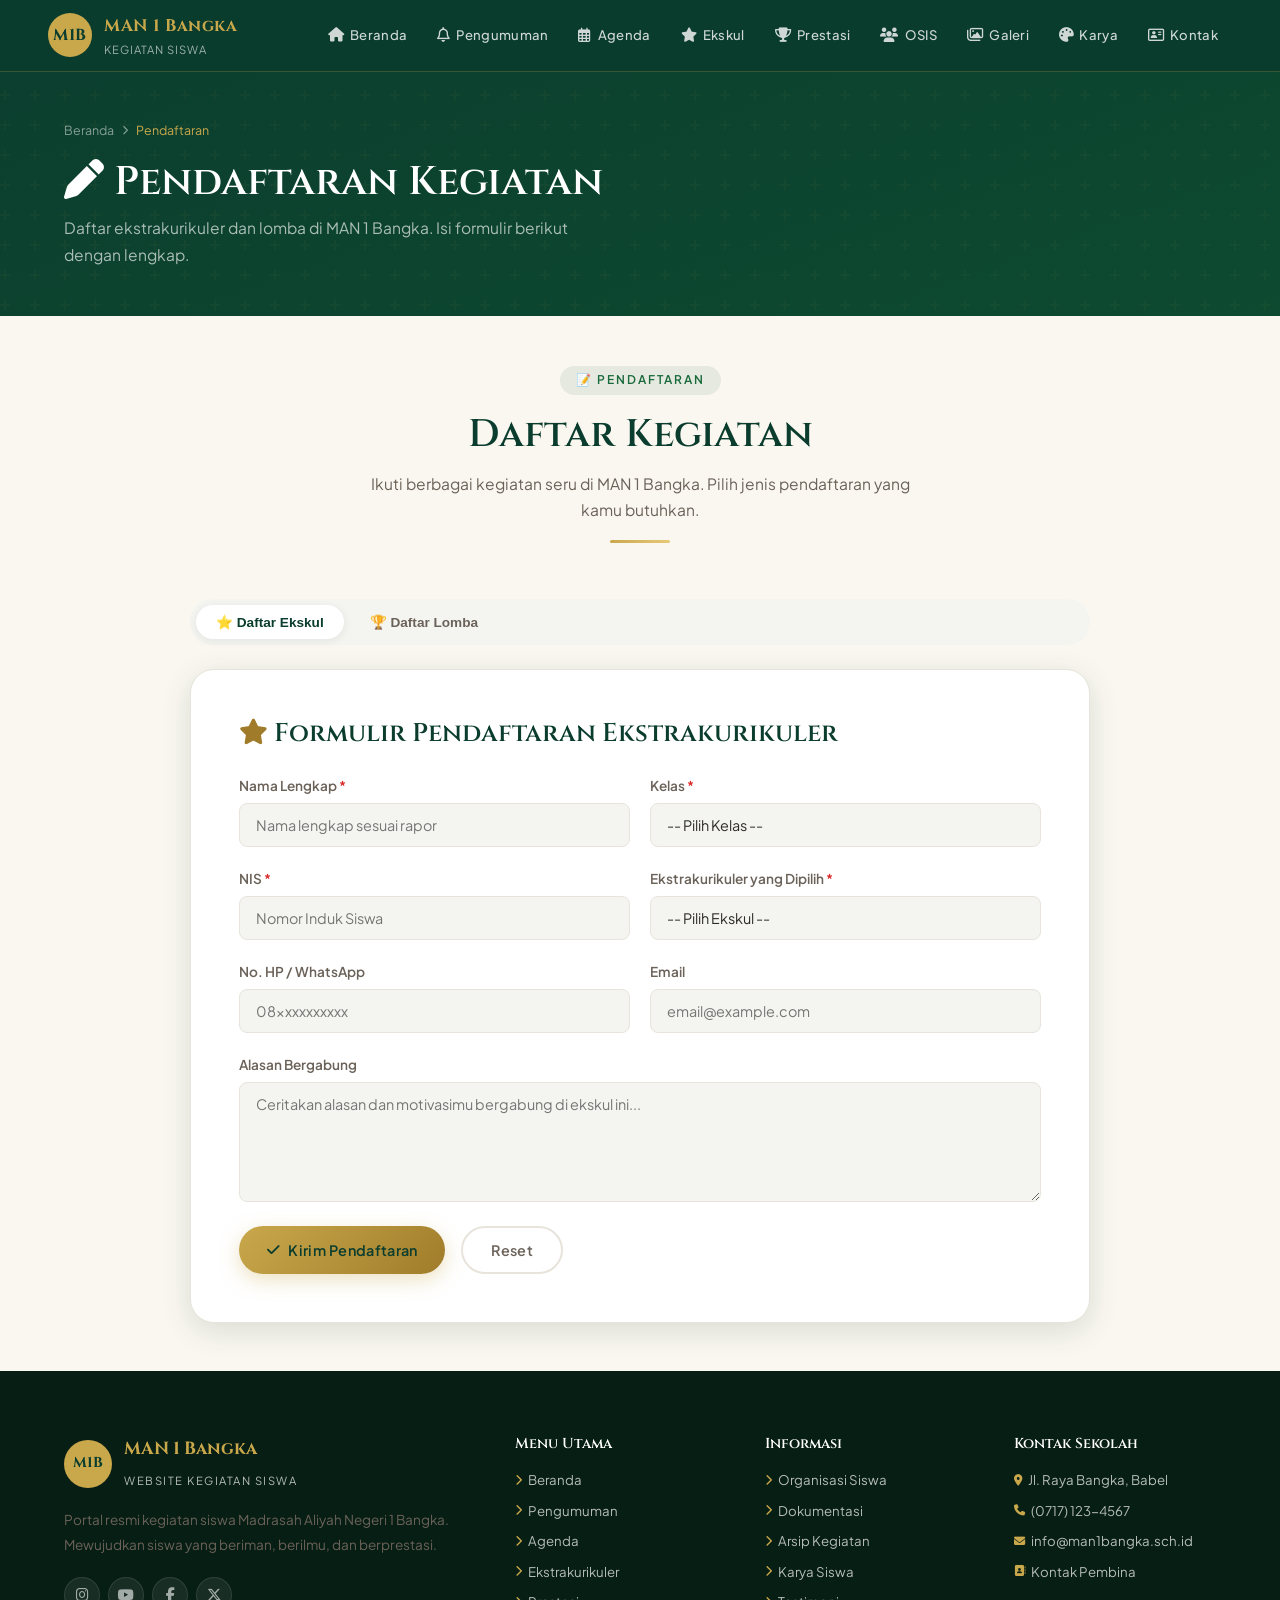
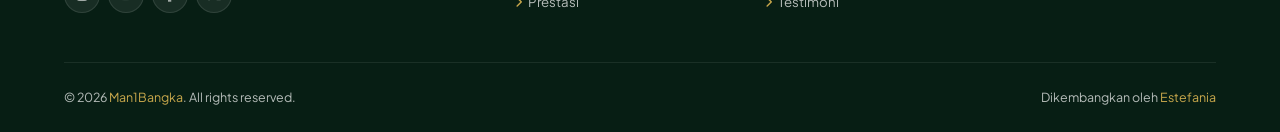
<file: man1bangka/halaman/pendaftaran.html>
<!doctype html>
<html lang="id">
  <head>
    <meta charset="UTF-8" />
    <meta name="viewport" content="width=device-width, initial-scale=1.0" />
    <title>Pendaftaran — MAN 1 Bangka</title>
    <link rel="stylesheet" href="../assets/css/style.css" />
    <link
      rel="stylesheet"
      href="https://cdnjs.cloudflare.com/ajax/libs/font-awesome/6.4.0/css/all.min.css"
    />
  </head>
  <body>
    <nav class="navbar">
      <div class="navbar__brand">
        <div class="navbar__logo">M1B</div>
        <div class="navbar__title">
          <span>MAN 1 Bangka</span>
          <span>KEGIATAN SISWA</span>
        </div>
      </div>
      <ul class="navbar__nav">
        <li>
          <a href="../index.html"><i class="fas fa-home"></i> Beranda</a>
        </li>
        <li>
          <a href="pengumuman.html"><i class="far fa-bell"></i> Pengumuman</a>
        </li>
        <li>
          <a href="agenda.html"><i class="far fa-calendar-alt"></i> Agenda</a>
        </li>
        <li>
          <a href="ekstrakurikuler.html"><i class="fas fa-star"></i> Ekskul</a>
        </li>
        <li>
          <a href="prestasi.html"><i class="fas fa-trophy"></i> Prestasi</a>
        </li>
        <li>
          <a href="organisasi.html"><i class="fas fa-users"></i> OSIS</a>
        </li>
        <li>
          <a href="dokumentasi.html"><i class="far fa-images"></i> Galeri</a>
        </li>
        <li>
          <a href="karya-siswa.html"><i class="fas fa-palette"></i> Karya</a>
        </li>
        <li>
          <a href="kontak.html"><i class="far fa-address-card"></i> Kontak</a>
        </li>
      </ul>
    
    </nav>
    <div class="mobile-nav">
      <a href="../index.html"><i class="fas fa-home"></i> Beranda</a>
      <a href="pengumuman.html"><i class="far fa-bell"></i> Pengumuman</a>
      <a href="agenda.html"><i class="far fa-calendar-alt"></i> Agenda</a>
      <a href="ekstrakurikuler.html"
        ><i class="fas fa-star"></i> Ekstrakurikuler</a
      >
      <a href="prestasi.html"><i class="fas fa-trophy"></i> Prestasi</a>
      <a href="organisasi.html"><i class="fas fa-users"></i> Organisasi</a>
      <a href="dokumentasi.html"><i class="far fa-images"></i> Dokumentasi</a>
      <a href="arsip.html"><i class="fas fa-archive"></i> Arsip</a>
      <a href="karya-siswa.html"><i class="fas fa-palette"></i> Karya Siswa</a>
      <a href="testimoni.html"><i class="far fa-comment-dots"></i> Testimoni</a>
      <a href="kontak.html"><i class="far fa-address-card"></i> Kontak</a>
      
    </div>
    <section class="page-hero">
      <div class="breadcrumb">
        <a href="../index.html">Beranda</a> <i class="fas fa-chevron-right"></i>
        <span style="color: var(--gold)">Pendaftaran</span>
      </div>
      <h1><i class="fas fa-pen"></i> Pendaftaran Kegiatan</h1>
      <p>
        Daftar ekstrakurikuler dan lomba di MAN 1 Bangka. Isi formulir berikut
        dengan lengkap.
      </p>
    </section>

    <section style="padding: 3rem clamp(1rem, 5vw, 4rem)">
      <div class="section-header reveal">
        <div class="section-tag">📝 Pendaftaran</div>
        <h2>Daftar Kegiatan</h2>
        <p>
          Ikuti berbagai kegiatan seru di MAN 1 Bangka. Pilih jenis pendaftaran
          yang kamu butuhkan.
        </p>
        <div class="section-divider"></div>
      </div>
      <div class="tabs" style="max-width: 900px; margin: 0 auto">
        <div class="tabs__nav">
          <button class="tab-btn active" data-tab="daftar-ekskul-tab">
            ⭐ Daftar Ekskul
          </button>
          <button class="tab-btn" data-tab="daftar-lomba-tab">
            🏆 Daftar Lomba
          </button>
        </div>
        <div id="daftar-ekskul-tab" class="tab-panel active">
          <div class="form-card reveal">
            <h3 style="margin-bottom: 1.5rem">
              <i class="fas fa-star" style="color: var(--gold-dark)"></i>
              Formulir Pendaftaran Ekstrakurikuler
            </h3>
            <form id="form-daftar-ekskul" autocomplete="off">
              <input type="hidden" name="ekstrakurikuler_id" value="1" />
              <div class="form-grid">
                <div class="form-group">
                  <label>Nama Lengkap <span>*</span></label>
                  <input
                    class="form-control"
                    name="nama_siswa"
                    required
                    placeholder="Nama lengkap sesuai rapor"
                  />
                </div>
                <div class="form-group">
                  <label>Kelas <span>*</span></label>
                  <select class="form-control" name="kelas" required>
                    <option value="">-- Pilih Kelas --</option>
                    <option>10A</option>
                    <option>10B</option>
                    <option>10C</option>
                    <option>10D</option>
                    <option>10E</option>
                    <option>10F</option>
                    <option>11A</option>
                    <option>11B</option>
                    <option>11C</option>
                    <option>11D</option>
                    <option>11E</option>
                    <option>11F</option>
                    <option>12A</option>
                    <option>12B</option>
                    <option>12C</option>
                    <option>12D</option>
                    <option>12E</option>
                    <option>12F</option>
                  </select>
                </div>
                <div class="form-group">
                  <label>NIS <span>*</span></label>
                  <input
                    class="form-control"
                    name="nis"
                    required
                    placeholder="Nomor Induk Siswa"
                  />
                </div>
                <div class="form-group">
                  <label>Ekstrakurikuler yang Dipilih <span>*</span></label>
                  <select
                    class="form-control"
                    name="ekskul_nama"
                    required
                    onchange="setEkskulId(this)"
                  >
                    <option value="">-- Pilih Ekskul --</option>
                    <option value="1">Pramuka</option>
                    <option value="2">Majelis Taklim</option>
                    <option value="3">Bola Basket</option>
                    <option value="4">Karya Ilmiah Remaja (KIR)</option>
                    <option value="5">Seni Tari</option>
                    <option value="6">Robotika</option>
                  </select>
                </div>
                <div class="form-group">
                  <label>No. HP / WhatsApp</label>
                  <input
                    class="form-control"
                    name="no_hp"
                    placeholder="08xxxxxxxxxx"
                    type="tel"
                  />
                </div>
                <div class="form-group">
                  <label>Email</label>
                  <input
                    class="form-control"
                    name="email"
                    placeholder="email@example.com"
                    type="email"
                  />
                </div>
                <div class="form-group full">
                  <label>Alasan Bergabung</label>
                  <textarea
                    class="form-control"
                    name="alasan"
                    rows="4"
                    placeholder="Ceritakan alasan dan motivasimu bergabung di ekskul ini..."
                  ></textarea>
                </div>
              </div>
              <div
                style="
                  margin-top: 1.5rem;
                  display: flex;
                  gap: 1rem;
                  flex-wrap: wrap;
                "
              >
                <button type="submit" class="btn btn-primary">
                  <i class="fas fa-check"></i> Kirim Pendaftaran
                </button>
                <button
                  type="reset"
                  class="btn btn-outline"
                  style="border-color: var(--gray-200); color: var(--gray-600)"
                >
                  Reset
                </button>
              </div>
            </form>
          </div>
        </div>
        <div id="daftar-lomba-tab" class="tab-panel">
          <div class="form-card reveal">
            <h3 style="margin-bottom: 1.5rem">
              <i class="fas fa-trophy" style="color: var(--gold-dark)"></i>
              Formulir Pendaftaran Lomba
            </h3>
            <form onsubmit="submitLomba(event)" autocomplete="off">
              <div class="form-grid">
                <div class="form-group">
                  <label>Nama Lengkap <span>*</span></label>
                  <input
                    class="form-control"
                    name="nama"
                    required
                    placeholder="Nama lengkap"
                  />
                </div>
                <div class="form-group">
                  <label>Kelas <span>*</span></label>
                  <select class="form-control" name="kelas" required>
                    <option value="">-- Pilih Kelas --</option>
                    <option>10A</option>
                    <option>10B</option>
                    <option>10C</option>
                    <option>10D</option>
                    <option>10E</option>
                    <option>10F</option>
                    <option>11A</option>
                    <option>11B</option>
                    <option>11C</option>
                    <option>11D</option>
                    <option>11E</option>
                    <option>11F</option>
                    <option>12A</option>
                    <option>12B</option>
                    <option>12C</option>
                    <option>12D</option>
                    <option>12E</option>
                    <option>12F</option>
                  </select>
                </div>
                <div class="form-group">
                  <label>NIS <span>*</span></label>
                  <input
                    class="form-control"
                    name="nis"
                    required
                    placeholder="Nomor Induk Siswa"
                  />
                </div>
                <div class="form-group">
                  <label>Nama Lomba <span>*</span></label>
                  <input
                    class="form-control"
                    name="nama_lomba"
                    required
                    placeholder="Nama lomba yang diikuti"
                  />
                </div>
                <div class="form-group">
                  <label>Kategori Lomba</label>
                  <select class="form-control" name="kategori_lomba">
                    <option value="">-- Pilih Kategori --</option>
                    <option>Matematika</option>
                    <option>Fisika</option>
                    <option>Kimia</option>
                    <option>Biologi</option>
                    <option>Informatika</option>
                    <option>Bahasa Indonesia</option>
                    <option>Bahasa Inggris</option>
                    <option>Seni</option>
                    <option>Olahraga</option>
                    <option>Lainnya</option>
                  </select>
                </div>
                <div class="form-group">
                  <label>No. HP</label>
                  <input
                    class="form-control"
                    name="no_hp"
                    placeholder="08xxxxxxxxxx"
                    type="tel"
                  />
                </div>
              </div>
              <div style="margin-top: 1.5rem">
                <button type="submit" class="btn btn-primary">
                  <i class="fas fa-check"></i> Kirim Pendaftaran
                </button>
              </div>
            </form>
          </div>
        </div>
      </div>
    </section>
    <footer>
      <div class="footer-grid">
        <div class="footer-brand">
          <div class="logo-wrap">
            <div class="logo-icon">M1B</div>
            <div class="logo-text">
              <span>MAN 1 Bangka</span>
              <span>WEBSITE KEGIATAN SISWA</span>
            </div>
          </div>
          <p>
            Portal resmi kegiatan siswa Madrasah Aliyah Negeri 1 Bangka.
            Mewujudkan siswa yang beriman, berilmu, dan berprestasi.
          </p>
          <div class="footer-socials">
            <a href="#"><i class="fab fa-instagram"></i></a>
            <a href="#"><i class="fab fa-youtube"></i></a>
            <a href="#"><i class="fab fa-facebook-f"></i></a>
            <a href="#"><i class="fab fa-x-twitter"></i></a>
          </div>
        </div>
        <div class="footer-col">
          <h4>Menu Utama</h4>
          <ul>
            <li>
              <a href="../index.html"
                ><i class="fas fa-chevron-right"></i> Beranda</a
              >
            </li>
            <li>
              <a href="pengumuman.html"
                ><i class="fas fa-chevron-right"></i> Pengumuman</a
              >
            </li>
            <li>
              <a href="agenda.html"
                ><i class="fas fa-chevron-right"></i> Agenda</a
              >
            </li>
            <li>
              <a href="ekstrakurikuler.html"
                ><i class="fas fa-chevron-right"></i> Ekstrakurikuler</a
              >
            </li>
            <li>
              <a href="prestasi.html"
                ><i class="fas fa-chevron-right"></i> Prestasi</a
              >
            </li>
          </ul>
        </div>
        <div class="footer-col">
          <h4>Informasi</h4>
          <ul>
            <li>
              <a href="organisasi.html"
                ><i class="fas fa-chevron-right"></i> Organisasi Siswa</a
              >
            </li>
            <li>
              <a href="dokumentasi.html"
                ><i class="fas fa-chevron-right"></i> Dokumentasi</a
              >
            </li>
            <li>
              <a href="arsip.html"
                ><i class="fas fa-chevron-right"></i> Arsip Kegiatan</a
              >
            </li>
            <li>
              <a href="karya-siswa.html"
                ><i class="fas fa-chevron-right"></i> Karya Siswa</a
              >
            </li>
            <li>
              <a href="testimoni.html"
                ><i class="fas fa-chevron-right"></i> Testimoni</a
              >
            </li>
          </ul>
        </div>
        <div class="footer-col">
          <h4>Kontak Sekolah</h4>
          <ul>
            <li>
              <a href="#"
                ><i class="fas fa-map-marker-alt"></i> Jl. Raya Bangka, Babel</a
              >
            </li>
            <li>
              <a href="tel:07171234567"
                ><i class="fas fa-phone"></i> (0717) 123-4567</a
              >
            </li>
            <li>
              <a href="mailto:info@man1bangka.sch.id"
                ><i class="fas fa-envelope"></i> info@man1bangka.sch.id</a
              >
            </li>
            <li>
              <a href="kontak.html"
                ><i class="fas fa-address-book"></i> Kontak Pembina</a
              >
            </li>
          </ul>
        </div>
      </div>
      <div class="footer-bottom">
        <div>© 2026 <span>Man1Bangka</span>. All rights reserved.</div>
        <div>Dikembangkan oleh <span>Estefania</span></div>
      </div>
    </footer>
    <button id="scrollTop" aria-label="Scroll ke atas">
      <i class="fas fa-arrow-up"></i>
    </button>
    <script src="../assets/js/main.js"></script>
    <script>
      document.addEventListener("DOMContentLoaded", () => {
        initTabs();
        initReveal();
        initForms();
      });
      function setEkskulId(sel) {
        document.querySelector('[name="ekstrakurikuler_id"]').value = sel.value;
      }
      function submitLomba(e) {
        e.preventDefault();
        const form = e.target;
        const btn  = form.querySelector('[type=submit]');
        btn.disabled = true;
        btn.innerHTML = '<i class="fas fa-spinner fa-spin"></i> Mendaftar...';

        const fd = new FormData(form);
        fetch('../php/api.php?module=pendaftaran_lomba', {
          method: 'POST', body: fd
        })
        .then(r => r.json())
        .then(res => {
          if (res.status === 'success') {
            showAlert(res.message || 'Pendaftaran berhasil dikirim!');
            form.reset();
          } else {
            showAlert(res.message || 'Gagal mendaftar.', 'error');
          }
        })
        .catch(() => showAlert('Gagal terhubung ke server.', 'error'))
        .finally(() => {
          btn.disabled = false;
          btn.innerHTML = '<i class="fas fa-check"></i> Kirim Pendaftaran';
        });
      }
    </script>
  </body>
</html>
</file>
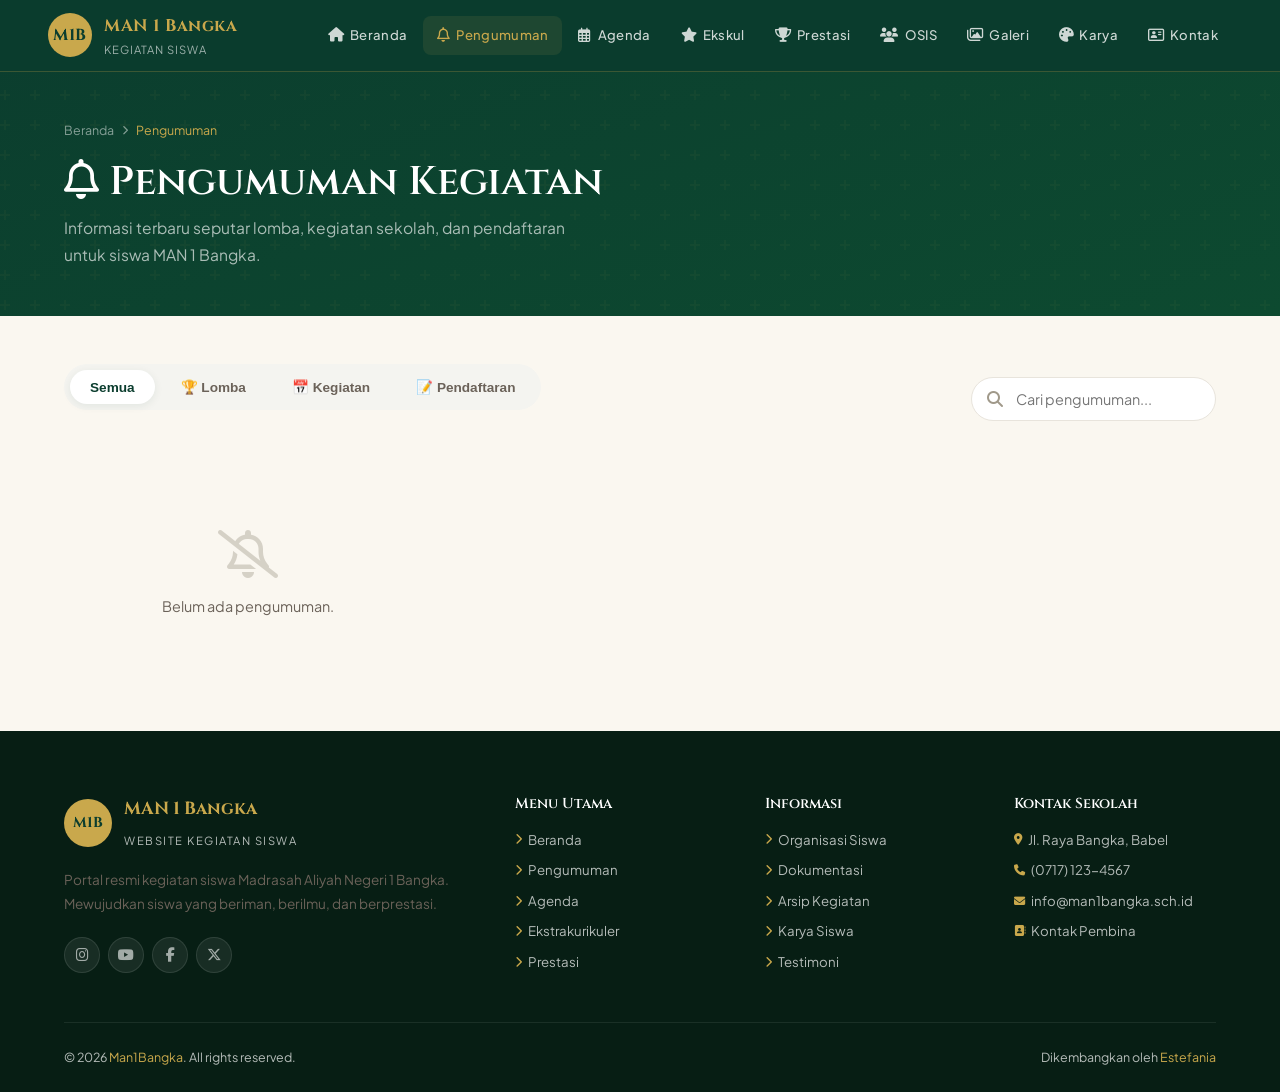
<file: man1bangka/halaman/pengumuman.html>
<!doctype html>
<html lang="id">
  <head>
    <meta charset="UTF-8" />
    <meta name="viewport" content="width=device-width, initial-scale=1.0" />
    <title>Pengumuman — MAN 1 Bangka</title>
    <link rel="stylesheet" href="../assets/css/style.css" />
    <link
      rel="stylesheet"
      href="https://cdnjs.cloudflare.com/ajax/libs/font-awesome/6.4.0/css/all.min.css"
    />
  </head>
  <body>
    <nav class="navbar">
      <div class="navbar__brand">
        <div class="navbar__logo">M1B</div>
        <div class="navbar__title">
          <span>MAN 1 Bangka</span>
          <span>KEGIATAN SISWA</span>
        </div>
      </div>
      <ul class="navbar__nav">
        <li>
          <a href="../index.html"><i class="fas fa-home"></i> Beranda</a>
        </li>
        <li>
          <a href="pengumuman.html"><i class="far fa-bell"></i> Pengumuman</a>
        </li>
        <li>
          <a href="agenda.html"><i class="far fa-calendar-alt"></i> Agenda</a>
        </li>
        <li>
          <a href="ekstrakurikuler.html"><i class="fas fa-star"></i> Ekskul</a>
        </li>
        <li>
          <a href="prestasi.html"><i class="fas fa-trophy"></i> Prestasi</a>
        </li>
        <li>
          <a href="organisasi.html"><i class="fas fa-users"></i> OSIS</a>
        </li>
        <li>
          <a href="dokumentasi.html"><i class="far fa-images"></i> Galeri</a>
        </li>
        <li>
          <a href="karya-siswa.html"><i class="fas fa-palette"></i> Karya</a>
        </li>
        <li>
          <a href="kontak.html"><i class="far fa-address-card"></i> Kontak</a>
        </li>
      </ul>
      
    </nav>
    <div class="mobile-nav">
      <a href="../index.html"><i class="fas fa-home"></i> Beranda</a>
      <a href="pengumuman.html"><i class="far fa-bell"></i> Pengumuman</a>
      <a href="agenda.html"><i class="far fa-calendar-alt"></i> Agenda</a>
      <a href="ekstrakurikuler.html"
        ><i class="fas fa-star"></i> Ekstrakurikuler</a
      >
      <a href="prestasi.html"><i class="fas fa-trophy"></i> Prestasi</a>
      <a href="organisasi.html"><i class="fas fa-users"></i> Organisasi</a>
      <a href="dokumentasi.html"><i class="far fa-images"></i> Dokumentasi</a>
      <a href="arsip.html"><i class="fas fa-archive"></i> Arsip</a>
      <a href="karya-siswa.html"><i class="fas fa-palette"></i> Karya Siswa</a>
      <a href="testimoni.html"><i class="far fa-comment-dots"></i> Testimoni</a>
      <a href="kontak.html"><i class="far fa-address-card"></i> Kontak</a>
      
    </div>
    <section class="page-hero">
      <div class="breadcrumb">
        <a href="../index.html">Beranda</a> <i class="fas fa-chevron-right"></i>
        <span style="color: var(--gold)">Pengumuman</span>
      </div>
      <h1><i class="far fa-bell"></i> Pengumuman Kegiatan</h1>
      <p>
        Informasi terbaru seputar lomba, kegiatan sekolah, dan pendaftaran untuk
        siswa MAN 1 Bangka.
      </p>
    </section>

    <section style="padding: 3rem clamp(1rem, 5vw, 4rem)">
      <div
        style="
          display: flex;
          flex-wrap: wrap;
          gap: 1rem;
          align-items: center;
          justify-content: space-between;
          margin-bottom: 2rem;
        "
      >
        <div
          class="tabs__nav"
          style="
            background: var(--gray-100);
            padding: 6px;
            border-radius: 24px;
            display: flex;
            gap: 6px;
            flex-wrap: wrap;
          "
        >
          <button
            class="tab-btn active"
            data-filter="all"
            onclick="filterPengumuman('all')"
          >
            Semua
          </button>
          <button
            class="tab-btn"
            data-filter="lomba"
            onclick="filterPengumuman('lomba')"
          >
            🏆 Lomba
          </button>
          <button
            class="tab-btn"
            data-filter="kegiatan"
            onclick="filterPengumuman('kegiatan')"
          >
            📅 Kegiatan
          </button>
          <button
            class="tab-btn"
            data-filter="pendaftaran"
            onclick="filterPengumuman('pendaftaran')"
          >
            📝 Pendaftaran
          </button>
        </div>
        <div class="search-bar">
          <i class="fas fa-search"></i>
          <input
            type="text"
            id="search-pengumuman"
            placeholder="Cari pengumuman..."
          />
        </div>
      </div>
      <div class="cards-grid" id="pengumuman-container">
        <div class="loading"><div class="spinner"></div></div>
      </div>
    </section>
    <div class="modal-overlay" id="modal-detail">
      <div class="modal">
        <div class="modal__header">
          <h3 id="modal-detail-title">Detail</h3>
          <button
            class="modal__close"
            onclick="
              document.getElementById('modal-detail').classList.remove('open')
            "
          >
            ×
          </button>
        </div>
        <div class="modal__body">
          <p id="modal-detail-body" style="line-height: 1.9"></p>
        </div>
      </div>
    </div>
    <footer>
      <div class="footer-grid">
        <div class="footer-brand">
          <div class="logo-wrap">
            <div class="logo-icon">M1B</div>
            <div class="logo-text">
              <span>MAN 1 Bangka</span>
              <span>WEBSITE KEGIATAN SISWA</span>
            </div>
          </div>
          <p>
            Portal resmi kegiatan siswa Madrasah Aliyah Negeri 1 Bangka.
            Mewujudkan siswa yang beriman, berilmu, dan berprestasi.
          </p>
          <div class="footer-socials">
            <a href="#"><i class="fab fa-instagram"></i></a>
            <a href="#"><i class="fab fa-youtube"></i></a>
            <a href="#"><i class="fab fa-facebook-f"></i></a>
            <a href="#"><i class="fab fa-x-twitter"></i></a>
          </div>
        </div>
        <div class="footer-col">
          <h4>Menu Utama</h4>
          <ul>
            <li>
              <a href="../index.html"
                ><i class="fas fa-chevron-right"></i> Beranda</a
              >
            </li>
            <li>
              <a href="pengumuman.html"
                ><i class="fas fa-chevron-right"></i> Pengumuman</a
              >
            </li>
            <li>
              <a href="agenda.html"
                ><i class="fas fa-chevron-right"></i> Agenda</a
              >
            </li>
            <li>
              <a href="ekstrakurikuler.html"
                ><i class="fas fa-chevron-right"></i> Ekstrakurikuler</a
              >
            </li>
            <li>
              <a href="prestasi.html"
                ><i class="fas fa-chevron-right"></i> Prestasi</a
              >
            </li>
          </ul>
        </div>
        <div class="footer-col">
          <h4>Informasi</h4>
          <ul>
            <li>
              <a href="organisasi.html"
                ><i class="fas fa-chevron-right"></i> Organisasi Siswa</a
              >
            </li>
            <li>
              <a href="dokumentasi.html"
                ><i class="fas fa-chevron-right"></i> Dokumentasi</a
              >
            </li>
            <li>
              <a href="arsip.html"
                ><i class="fas fa-chevron-right"></i> Arsip Kegiatan</a
              >
            </li>
            <li>
              <a href="karya-siswa.html"
                ><i class="fas fa-chevron-right"></i> Karya Siswa</a
              >
            </li>
            <li>
              <a href="testimoni.html"
                ><i class="fas fa-chevron-right"></i> Testimoni</a
              >
            </li>
          </ul>
        </div>
        <div class="footer-col">
          <h4>Kontak Sekolah</h4>
          <ul>
            <li>
              <a href="#"
                ><i class="fas fa-map-marker-alt"></i> Jl. Raya Bangka, Babel</a
              >
            </li>
            <li>
              <a href="tel:07171234567"
                ><i class="fas fa-phone"></i> (0717) 123-4567</a
              >
            </li>
            <li>
              <a href="mailto:info@man1bangka.sch.id"
                ><i class="fas fa-envelope"></i> info@man1bangka.sch.id</a
              >
            </li>
            <li>
              <a href="kontak.html"
                ><i class="fas fa-address-book"></i> Kontak Pembina</a
              >
            </li>
          </ul>
        </div>
      </div>
      <div class="footer-bottom">
        <div>© 2026 <span>Man1Bangka</span>. All rights reserved.</div>
        <div>Dikembangkan oleh <span>Estefania</span></div>
      </div>
    </footer>
    <button id="scrollTop" aria-label="Scroll ke atas">
      <i class="fas fa-arrow-up"></i>
    </button>
    <script src="../assets/js/main.js"></script>
    <script>
      document.addEventListener("DOMContentLoaded", () => {
        loadPengumuman("pengumuman-container");
        initSearch("#search-pengumuman", ".card");
        document.querySelectorAll(".tab-btn").forEach((b) =>
          b.addEventListener("click", () => {
            document
              .querySelectorAll(".tab-btn")
              .forEach((x) => x.classList.remove("active"));
            b.classList.add("active");
          }),
        );
      });
      function filterPengumuman(kat) {
        loadPengumuman("pengumuman-container", kat === "all" ? "" : kat);
      }
    </script>
  </body>
</html>
</file>
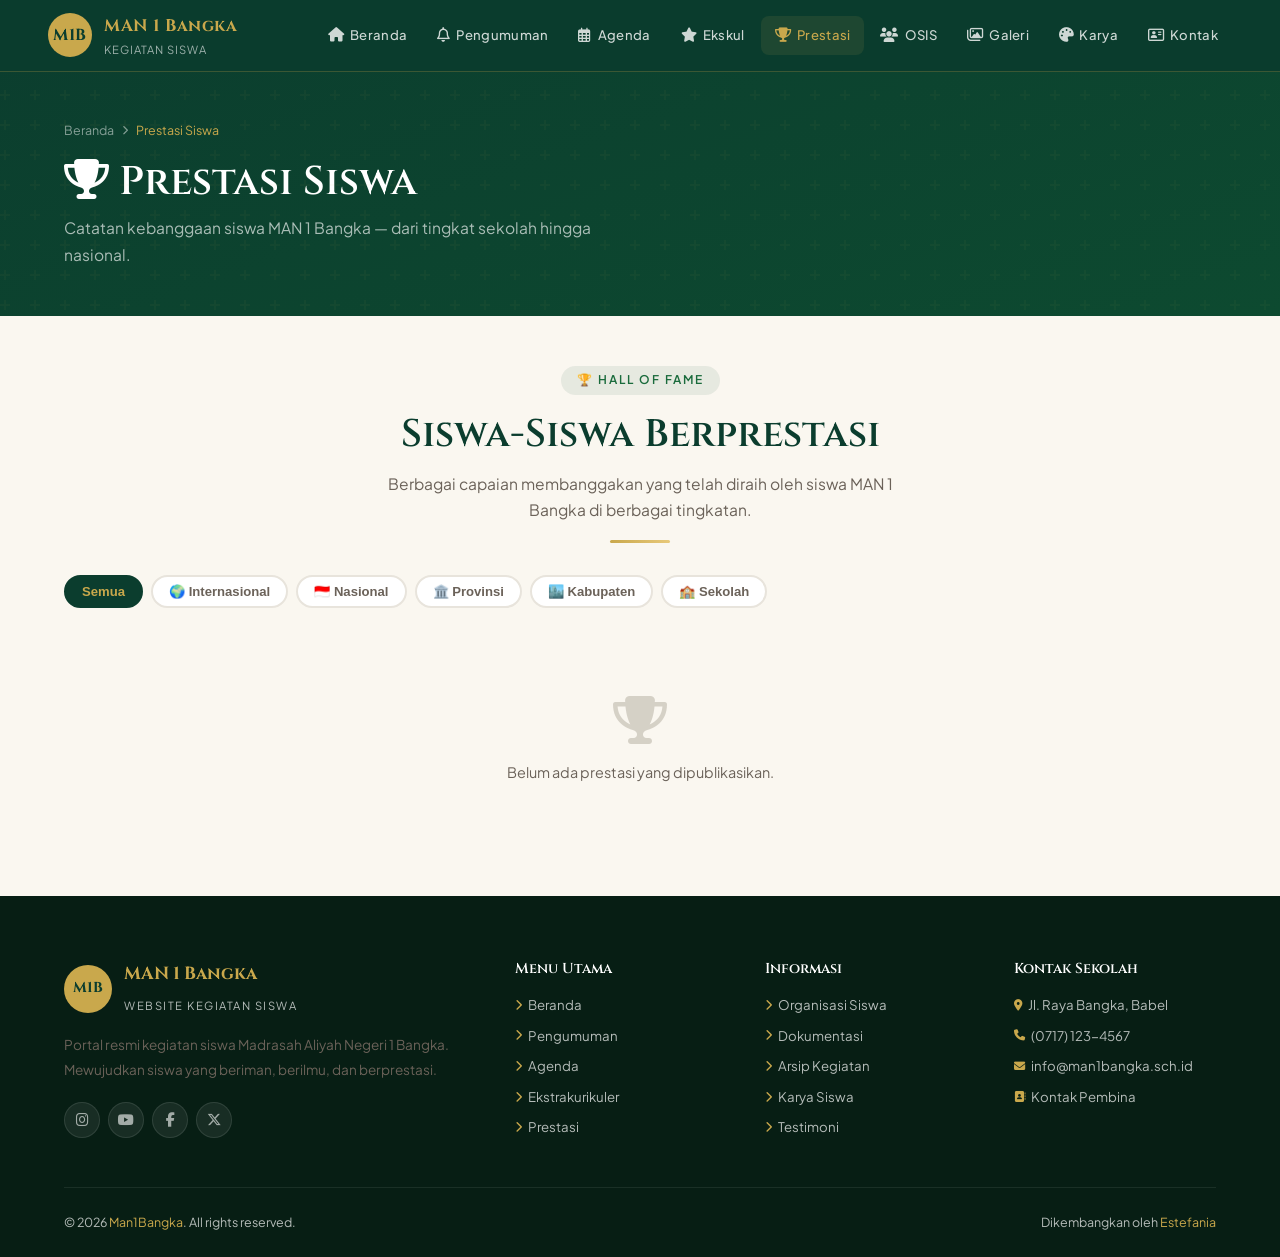
<file: man1bangka/halaman/prestasi.html>
<!doctype html>
<html lang="id">
  <head>
    <meta charset="UTF-8" />
    <meta name="viewport" content="width=device-width, initial-scale=1.0" />
    <title>Prestasi Siswa — MAN 1 Bangka</title>
    <link rel="stylesheet" href="../assets/css/style.css" />
    <link
      rel="stylesheet"
      href="https://cdnjs.cloudflare.com/ajax/libs/font-awesome/6.4.0/css/all.min.css"
    />
  </head>
  <body>
    <nav class="navbar">
      <div class="navbar__brand">
        <div class="navbar__logo">M1B</div>
        <div class="navbar__title">
          <span>MAN 1 Bangka</span>
          <span>KEGIATAN SISWA</span>
        </div>
      </div>
      <ul class="navbar__nav">
        <li><a href="../index.html"><i class="fas fa-home"></i> Beranda</a></li>
        <li><a href="pengumuman.html"><i class="far fa-bell"></i> Pengumuman</a></li>
        <li><a href="agenda.html"><i class="far fa-calendar-alt"></i> Agenda</a></li>
        <li><a href="ekstrakurikuler.html"><i class="fas fa-star"></i> Ekskul</a></li>
        <li><a href="prestasi.html"><i class="fas fa-trophy"></i> Prestasi</a></li>
        <li><a href="organisasi.html"><i class="fas fa-users"></i> OSIS</a></li>
        <li><a href="dokumentasi.html"><i class="far fa-images"></i> Galeri</a></li>
        <li><a href="karya-siswa.html"><i class="fas fa-palette"></i> Karya</a></li>
        <li><a href="kontak.html"><i class="far fa-address-card"></i> Kontak</a></li>
      </ul>
    </nav>
    <div class="mobile-nav">
      <a href="../index.html"><i class="fas fa-home"></i> Beranda</a>
      <a href="pengumuman.html"><i class="far fa-bell"></i> Pengumuman</a>
      <a href="agenda.html"><i class="far fa-calendar-alt"></i> Agenda</a>
      <a href="ekstrakurikuler.html"><i class="fas fa-star"></i> Ekstrakurikuler</a>
      <a href="prestasi.html"><i class="fas fa-trophy"></i> Prestasi</a>
      <a href="organisasi.html"><i class="fas fa-users"></i> Organisasi</a>
      <a href="dokumentasi.html"><i class="far fa-images"></i> Dokumentasi</a>
      <a href="arsip.html"><i class="fas fa-archive"></i> Arsip</a>
      <a href="karya-siswa.html"><i class="fas fa-palette"></i> Karya Siswa</a>
      <a href="testimoni.html"><i class="far fa-comment-dots"></i> Testimoni</a>
      <a href="kontak.html"><i class="far fa-address-card"></i> Kontak</a>
    </div>

    <section class="page-hero">
      <div class="breadcrumb">
        <a href="../index.html">Beranda</a> <i class="fas fa-chevron-right"></i>
        <span style="color: var(--gold)">Prestasi Siswa</span>
      </div>
      <h1><i class="fas fa-trophy"></i> Prestasi Siswa</h1>
      <p>
        Catatan kebanggaan siswa MAN 1 Bangka — dari tingkat sekolah hingga
        nasional.
      </p>
    </section>

    <section style="padding: 3rem clamp(1rem, 5vw, 4rem)">
      <div style="max-width: 1200px; margin: 0 auto">
        <div class="section-header reveal" style="margin-bottom: 2rem">
          <div class="section-tag">🏆 Hall of Fame</div>
          <h2>Siswa-Siswa Berprestasi</h2>
          <p>
            Berbagai capaian membanggakan yang telah diraih oleh siswa MAN 1
            Bangka di berbagai tingkatan.
          </p>
          <div class="section-divider"></div>
        </div>

        <div
          style="display: flex; gap: 8px; flex-wrap: wrap; margin-bottom: 1.5rem"
          id="prestasi-filter"
        >
          <button class="filter-btn active" onclick="filterPrestasiPage('all', this)">Semua</button>
          <button class="filter-btn" onclick="filterPrestasiPage('internasional', this)">🌍 Internasional</button>
          <button class="filter-btn" onclick="filterPrestasiPage('nasional', this)">🇮🇩 Nasional</button>
          <button class="filter-btn" onclick="filterPrestasiPage('provinsi', this)">🏛️ Provinsi</button>
          <button class="filter-btn" onclick="filterPrestasiPage('kabupaten', this)">🏙️ Kabupaten</button>
          <button class="filter-btn" onclick="filterPrestasiPage('sekolah', this)">🏫 Sekolah</button>
        </div>

        <div
          id="prestasi-container"
          style="
            display: grid;
            grid-template-columns: repeat(auto-fill, minmax(280px, 1fr));
            gap: 1.25rem;
          "
        >
          <div class="loading" style="grid-column:1/-1"><div class="spinner"></div></div>
        </div>
      </div>
    </section>

    <footer>
      <div class="footer-grid">
        <div class="footer-brand">
          <div class="logo-wrap">
            <div class="logo-icon">M1B</div>
            <div class="logo-text">
              <span>MAN 1 Bangka</span>
              <span>WEBSITE KEGIATAN SISWA</span>
            </div>
          </div>
          <p>
            Portal resmi kegiatan siswa Madrasah Aliyah Negeri 1 Bangka.
            Mewujudkan siswa yang beriman, berilmu, dan berprestasi.
          </p>
          <div class="footer-socials">
            <a href="#"><i class="fab fa-instagram"></i></a>
            <a href="#"><i class="fab fa-youtube"></i></a>
            <a href="#"><i class="fab fa-facebook-f"></i></a>
            <a href="#"><i class="fab fa-x-twitter"></i></a>
          </div>
        </div>
        <div class="footer-col">
          <h4>Menu Utama</h4>
          <ul>
            <li><a href="../index.html"><i class="fas fa-chevron-right"></i> Beranda</a></li>
            <li><a href="pengumuman.html"><i class="fas fa-chevron-right"></i> Pengumuman</a></li>
            <li><a href="agenda.html"><i class="fas fa-chevron-right"></i> Agenda</a></li>
            <li><a href="ekstrakurikuler.html"><i class="fas fa-chevron-right"></i> Ekstrakurikuler</a></li>
            <li><a href="prestasi.html"><i class="fas fa-chevron-right"></i> Prestasi</a></li>
          </ul>
        </div>
        <div class="footer-col">
          <h4>Informasi</h4>
          <ul>
            <li><a href="organisasi.html"><i class="fas fa-chevron-right"></i> Organisasi Siswa</a></li>
            <li><a href="dokumentasi.html"><i class="fas fa-chevron-right"></i> Dokumentasi</a></li>
            <li><a href="arsip.html"><i class="fas fa-chevron-right"></i> Arsip Kegiatan</a></li>
            <li><a href="karya-siswa.html"><i class="fas fa-chevron-right"></i> Karya Siswa</a></li>
            <li><a href="testimoni.html"><i class="fas fa-chevron-right"></i> Testimoni</a></li>
          </ul>
        </div>
        <div class="footer-col">
          <h4>Kontak Sekolah</h4>
          <ul>
            <li><a href="#"><i class="fas fa-map-marker-alt"></i> Jl. Raya Bangka, Babel</a></li>
            <li><a href="tel:07171234567"><i class="fas fa-phone"></i> (0717) 123-4567</a></li>
            <li><a href="mailto:info@man1bangka.sch.id"><i class="fas fa-envelope"></i> info@man1bangka.sch.id</a></li>
            <li><a href="kontak.html"><i class="fas fa-address-book"></i> Kontak Pembina</a></li>
          </ul>
        </div>
      </div>
      <div class="footer-bottom">
        <div>© 2026 <span>Man1Bangka</span>. All rights reserved.</div>
        <div>Dikembangkan oleh <span>Estefania</span></div>
      </div>
    </footer>
    <button id="scrollTop" aria-label="Scroll ke atas">
      <i class="fas fa-arrow-up"></i>
    </button>
    <!-- Media Viewer Overlay -->
    <div id="prestasi-viewer" style="display:none;position:fixed;inset:0;background:rgba(0,0,0,.93);z-index:9999;flex-direction:column;align-items:center;justify-content:center;">
      <div style="position:absolute;top:1rem;left:1rem;">
        <button onclick="closeMediaViewer()" style="display:flex;align-items:center;gap:.5rem;background:rgba(255,255,255,.15);border:none;color:#fff;padding:.55rem 1.1rem;border-radius:30px;font-size:.9rem;cursor:pointer;font-weight:600;transition:.2s;" onmouseover="this.style.background='rgba(255,255,255,.28)'" onmouseout="this.style.background='rgba(255,255,255,.15)'">
          <i class="fas fa-arrow-left"></i> Kembali
        </button>
      </div>
      <div id="prestasi-viewer-media" style="max-width:90vw;max-height:80vh;display:flex;align-items:center;justify-content:center;"></div>
      <div id="prestasi-viewer-caption" style="color:#fff;text-align:center;margin-top:.75rem;font-size:.9rem;max-width:600px;padding:0 1rem;"></div>
    </div>

    <script src="../assets/js/main.js"></script>
    <script>
      // Media viewer functions
      function openMediaViewer(url, title, type) {
        const viewer = document.getElementById('prestasi-viewer');
        const media  = document.getElementById('prestasi-viewer-media');
        const cap    = document.getElementById('prestasi-viewer-caption');
        media.innerHTML = '';
        if (type === 'video') {
          const vid = document.createElement('video');
          vid.controls = true;
          vid.style.cssText = 'max-width:90vw;max-height:76vh;border-radius:10px;background:#000;';
          vid.src = '../' + url;
          media.appendChild(vid);
        } else {
          const img = document.createElement('img');
          img.style.cssText = 'max-width:90vw;max-height:76vh;border-radius:10px;object-fit:contain;';
          img.alt = title;
          img.src = '../' + url;
          media.appendChild(img);
        }
        cap.textContent = title;
        viewer.style.display = 'flex';
        document.body.style.overflow = 'hidden';
      }
      function closeMediaViewer() {
        const viewer = document.getElementById('prestasi-viewer');
        const media  = document.getElementById('prestasi-viewer-media');
        const vid = media.querySelector('video');
        if (vid) { vid.pause(); vid.src = ''; }
        media.innerHTML = '';
        viewer.style.display = 'none';
        document.body.style.overflow = '';
      }
      document.addEventListener('keydown', e => {
        if (e.key === 'Escape' && document.getElementById('prestasi-viewer').style.display !== 'none') closeMediaViewer();
      });

      // ── Prestasi page — override loadPrestasi with card+media renderer ──
      const tingkatMedal = {
        internasional: '🏆',
        nasional: '🥇',
        provinsi: '🥈',
        kabupaten: '🥉',
        sekolah: '⭐',
      };
      const tingkatBadgeColor = {
        internasional: '#7c3aed',
        nasional:      '#dc2626',
        provinsi:      '#7c3aed',
        kabupaten:     '#2563eb',
        sekolah:       '#16a34a',
      };
      const jenisIcon = {
        akademik:    '📚',
        olahraga:    '⚽',
        seni:        '🎨',
        keagamaan:   '🕌',
        teknologi:   '💡',
        lainnya:     '⭐',
      };
      const jenisLabel = {
        akademik:  'Akademik',
        olahraga:  'Olahraga',
        seni:      'Seni',
        keagamaan: 'Keagamaan',
        teknologi: 'Teknologi',
        lainnya:   'Lainnya',
      };

      let allPrestasi = [];

      // Override fungsi loadPrestasi dari main.js
      async function loadPrestasi(containerId, tingkat) {
        const container = document.getElementById(containerId);
        if (!container) return;
        container.innerHTML = '<div class="loading" style="grid-column:1/-1"><div class="spinner"></div></div>';
        try {
          const params = tingkat ? { tingkat } : {};
          const res = await apiGet('prestasi', 'list', params);
          allPrestasi = (res && res.status === 'success') ? res.data : [];
        } catch (e) {
          allPrestasi = [];
        }
        renderPrestasi(allPrestasi, container);
      }

      function renderPrestasi(data, container) {
        if (!container) return;
        if (!data || !data.length) {
          container.innerHTML = '<div class="empty-state" style="grid-column:1/-1"><i class="fas fa-trophy"></i><p>Belum ada prestasi yang dipublikasikan.</p></div>';
          return;
        }
        container.innerHTML = data.map(p => {
          const medal  = tingkatMedal[p.tingkat]  || '⭐';
          const color  = tingkatBadgeColor[p.tingkat] || '#2563eb';
          const icon   = jenisIcon[p.jenis]   || '⭐';
          const label  = jenisLabel[p.jenis]  || p.jenis;
          const deskripsi = (p.deskripsi || '').trim();
          const hasFile = p.url_file && p.url_file.trim();
          const isVideo = hasFile && /\.mp4$/i.test(p.url_file);
          const isImage = hasFile && /\.(jpg|jpeg|png|webp)$/i.test(p.url_file);

          let mediaHtml = '';
          if (isVideo) {
            mediaHtml = `
              <div class="card__img" style="background:#111;position:relative;">
                <video src="../${p.url_file}" style="width:100%;height:100%;object-fit:cover;" preload="none"
                  onerror="this.parentElement.innerHTML='<div class=card__img-placeholder>${medal}</div>'"></video>
                <div style="position:absolute;inset:0;display:flex;align-items:center;justify-content:center;pointer-events:none;">
                  <div style="width:48px;height:48px;border-radius:50%;background:rgba(0,0,0,.55);display:flex;align-items:center;justify-content:center;">
                    <i class="fas fa-play" style="color:#fff;font-size:1.1rem;margin-left:3px;"></i>
                  </div>
                </div>
              </div>`;
          } else if (isImage) {
            mediaHtml = `
              <div class="card__img">
                <img src="../${p.url_file}" alt="${p.judul}" style="width:100%;height:100%;object-fit:cover;"
                  onerror="this.parentElement.innerHTML='<div class=card__img-placeholder>${medal}</div>'">
              </div>`;
          } else {
            mediaHtml = `<div class="card__img"><div class="card__img-placeholder">${medal}</div></div>`;
          }

          const actionBtn = hasFile
            ? `<button class="btn btn-green btn-sm" onclick="openMediaViewer('${p.url_file}','${p.judul.replace(/'/g,"\\'")}','${isVideo?'video':'image'}')"><i class="fas fa-eye"></i> ${isVideo ? 'Tonton' : 'Lihat'}</button>`
            : `<span class="badge" style="background:#e0e0e0;color:#666;">Segera Hadir</span>`;

          return `
            <div class="card reveal" data-tingkat="${p.tingkat}">
              ${mediaHtml}
              <div class="card__body">
                <div style="display:flex;gap:.4rem;flex-wrap:wrap;margin-bottom:.5rem;">
                  <span class="card__tag tag-kegiatan">${icon} ${label}</span>
                  <span style="font-size:.72rem;font-weight:700;padding:.2rem .6rem;border-radius:20px;background:${color}18;color:${color};">${medal} ${p.tingkat ? p.tingkat.charAt(0).toUpperCase() + p.tingkat.slice(1) : ''}</span>
                </div>
                <h3 class="card__title">${p.judul}</h3>
                ${deskripsi ? `<p class="card__text">${deskripsi.substring(0, 140)}${deskripsi.length > 140 ? '...' : ''}</p>` : ''}
                <div class="card__meta" style="flex-direction:column;gap:.25rem;">
                  <span><i class="fas fa-user"></i> ${p.siswa}${p.kelas ? ' — ' + p.kelas : ''}</span>
                  ${p.tahun ? `<span><i class="fas fa-calendar"></i> ${p.tahun}</span>` : ''}
                </div>
              </div>
              <div class="card__footer">
                ${p.posisi ? `<span class="badge badge-gold"><i class="fas fa-award"></i> ${p.posisi}</span>` : '<span></span>'}
                ${actionBtn}
              </div>
            </div>`;
        }).join('');
        if (typeof initReveal === 'function') initReveal();
      }

      function filterPrestasiPage(kat, btn) {
        document.querySelectorAll('#prestasi-filter .filter-btn').forEach(b => b.classList.remove('active'));
        btn.classList.add('active');
        if (kat === 'all') {
          renderPrestasi(allPrestasi, document.getElementById('prestasi-container'));
        } else {
          renderPrestasi(allPrestasi.filter(p => p.tingkat === kat), document.getElementById('prestasi-container'));
        }
      }

      document.addEventListener('DOMContentLoaded', () => {
        if (typeof initNavbar === 'function') initNavbar();
        if (typeof initReveal === 'function') initReveal();
        loadPrestasi('prestasi-container');
      });
    </script>
  </body>
</html>
</file>
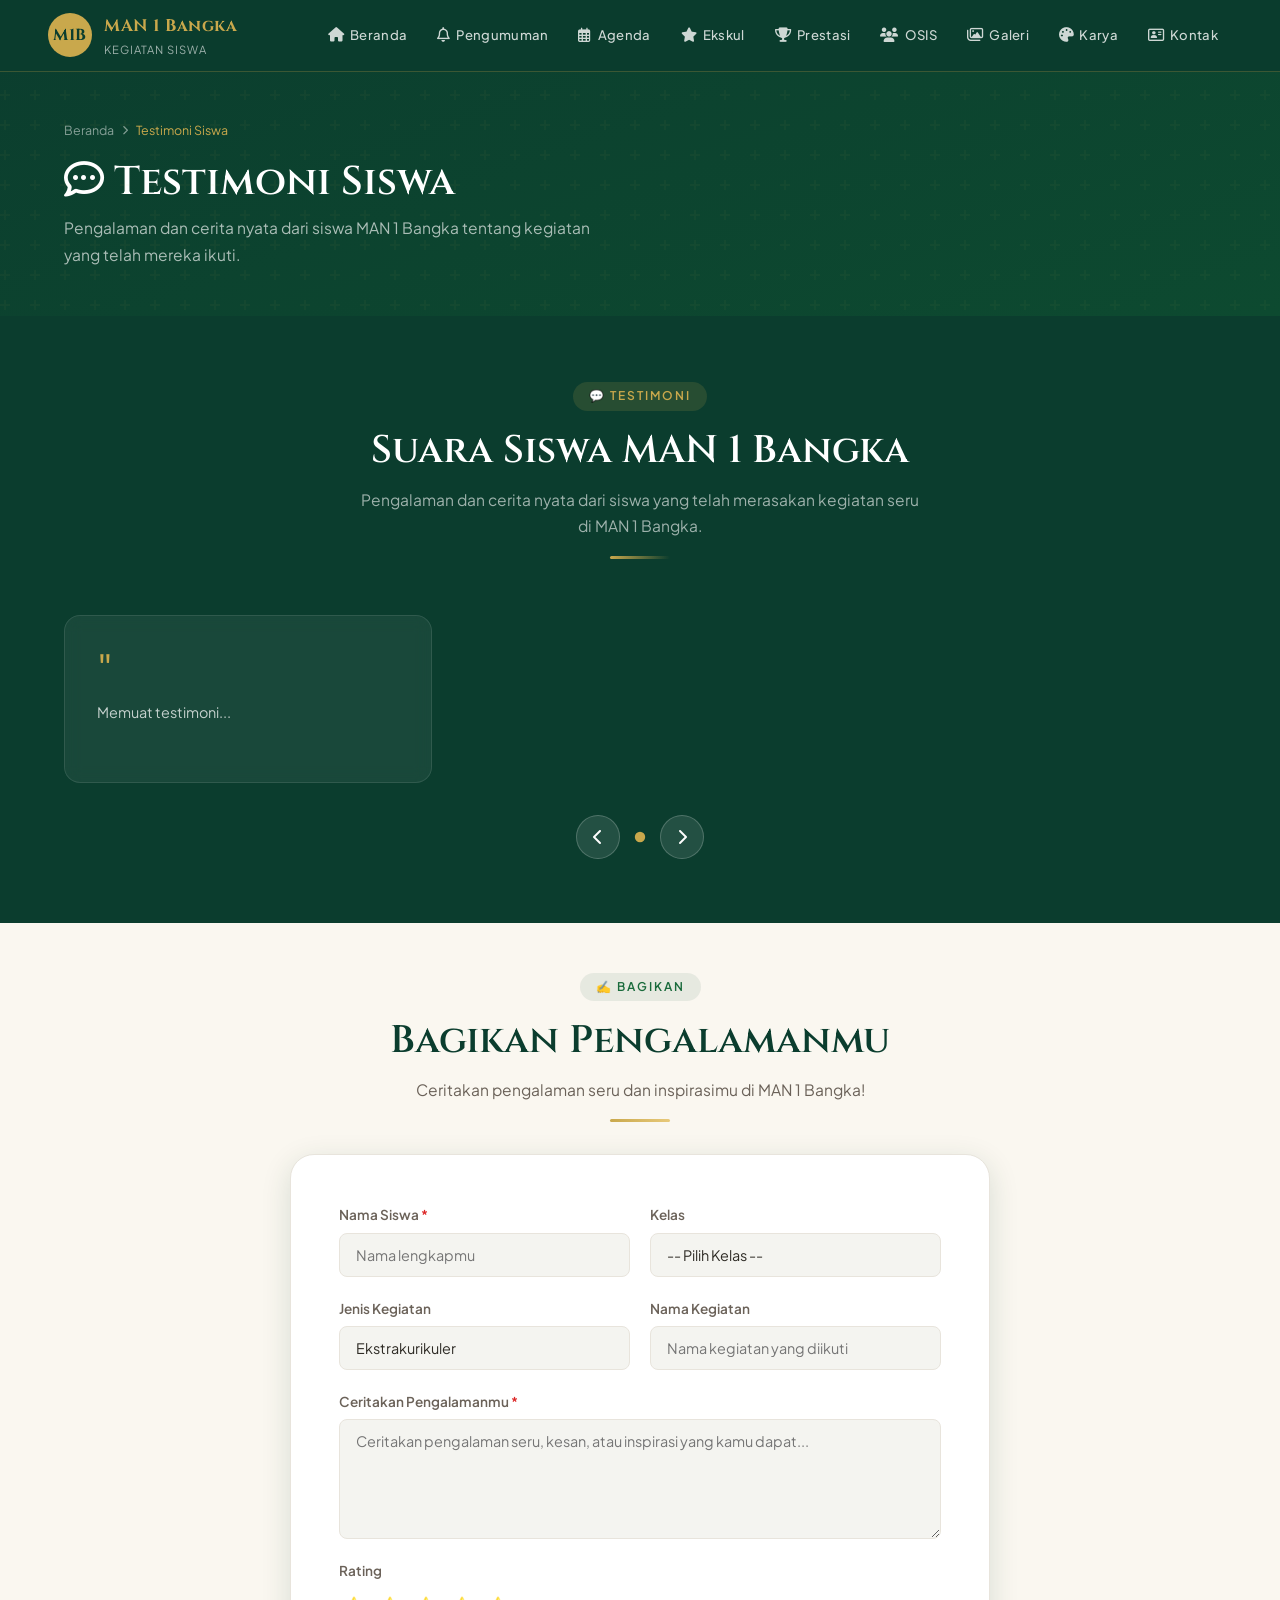
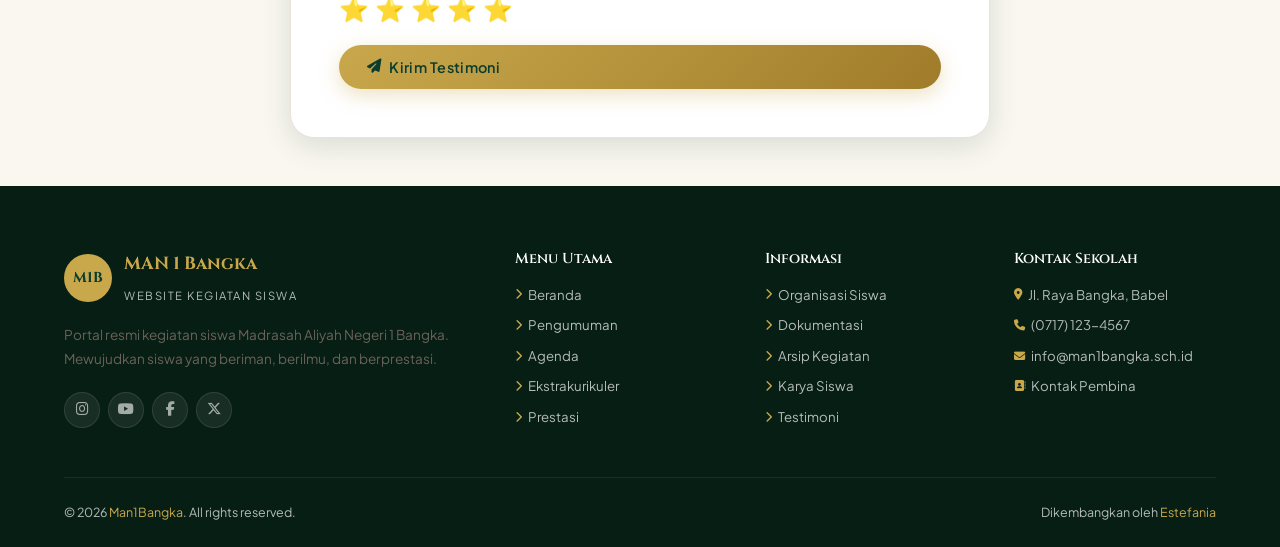
<file: man1bangka/halaman/testimoni.html>
<!DOCTYPE html>
<html lang="id">
<head>
  <meta charset="UTF-8" />
  <meta name="viewport" content="width=device-width, initial-scale=1.0" />
  <title>Testimoni Siswa — MAN 1 Bangka</title>
  <link rel="stylesheet" href="../assets/css/style.css" />
  <link rel="stylesheet" href="https://cdnjs.cloudflare.com/ajax/libs/font-awesome/6.4.0/css/all.min.css" />
</head>
<body>
<nav class="navbar">
  <div class="navbar__brand">
    <div class="navbar__logo">M1B</div>
    <div class="navbar__title">
      <span>MAN 1 Bangka</span>
      <span>KEGIATAN SISWA</span>
    </div>
  </div>
  <ul class="navbar__nav">
    <li><a href="../index.html"><i class="fas fa-home"></i> Beranda</a></li>
    <li><a href="pengumuman.html"><i class="far fa-bell"></i> Pengumuman</a></li>
    <li><a href="agenda.html"><i class="far fa-calendar-alt"></i> Agenda</a></li>
    <li><a href="ekstrakurikuler.html"><i class="fas fa-star"></i> Ekskul</a></li>
    <li><a href="prestasi.html"><i class="fas fa-trophy"></i> Prestasi</a></li>
    <li><a href="organisasi.html"><i class="fas fa-users"></i> OSIS</a></li>
    <li><a href="dokumentasi.html"><i class="far fa-images"></i> Galeri</a></li>
    <li><a href="karya-siswa.html"><i class="fas fa-palette"></i> Karya</a></li>
    <li><a href="kontak.html"><i class="far fa-address-card"></i> Kontak</a></li>
  </ul>
  
</nav>
<div class="mobile-nav">
  <a href="../index.html"><i class="fas fa-home"></i> Beranda</a>
  <a href="pengumuman.html"><i class="far fa-bell"></i> Pengumuman</a>
  <a href="agenda.html"><i class="far fa-calendar-alt"></i> Agenda</a>
  <a href="ekstrakurikuler.html"><i class="fas fa-star"></i> Ekstrakurikuler</a>
  <a href="prestasi.html"><i class="fas fa-trophy"></i> Prestasi</a>
  <a href="organisasi.html"><i class="fas fa-users"></i> Organisasi</a>
  <a href="dokumentasi.html"><i class="far fa-images"></i> Dokumentasi</a>
  <a href="arsip.html"><i class="fas fa-archive"></i> Arsip</a>
  <a href="karya-siswa.html"><i class="fas fa-palette"></i> Karya Siswa</a>
  <a href="testimoni.html"><i class="far fa-comment-dots"></i> Testimoni</a>
  <a href="kontak.html"><i class="far fa-address-card"></i> Kontak</a>
 
</div>
<section class="page-hero">
  <div class="breadcrumb"><a href="../index.html">Beranda</a> <i class="fas fa-chevron-right"></i> <span style="color:var(--gold);">Testimoni Siswa</span></div>
  <h1><i class="far fa-comment-dots"></i> Testimoni Siswa</h1>
  <p>Pengalaman dan cerita nyata dari siswa MAN 1 Bangka tentang kegiatan yang telah mereka ikuti.</p>
</section>

<section class="testimoni-section" style="padding:4rem clamp(1rem,5vw,4rem);">
  <div class="section-header reveal">
    <div class="section-tag">💬 Testimoni</div>
    <h2>Suara Siswa MAN 1 Bangka</h2>
    <p>Pengalaman dan cerita nyata dari siswa yang telah merasakan kegiatan seru di MAN 1 Bangka.</p>
    <div class="section-divider"></div>
  </div>
  <div class="testimoni-slider" style="overflow:hidden;max-width:1200px;margin:0 auto;">
    <div class="testimoni-track" id="testimoni-track">
      <div class="testimoni-card"><div class="quote">"</div><p class="text">Memuat testimoni...</p></div>
    </div>
  </div>
  <div class="slider-controls">
    <button class="slider-btn prev"><i class="fas fa-chevron-left"></i></button>
    <div class="slider-dots"><span class="slider-dot active"></span></div>
    <button class="slider-btn next"><i class="fas fa-chevron-right"></i></button>
  </div>
</section>

<section style="padding:3rem clamp(1rem,5vw,4rem);background:var(--cream);">
  <div style="max-width:700px;margin:0 auto;">
    <div class="section-header reveal" style="margin-bottom:2rem;">
      <div class="section-tag">✍️ Bagikan</div>
      <h2>Bagikan Pengalamanmu</h2>
      <p>Ceritakan pengalaman seru dan inspirasimu di MAN 1 Bangka!</p>
      <div class="section-divider"></div>
    </div>
    <div class="form-card reveal">
      <form id="form-testimoni" autocomplete="off">
        <div class="form-grid">
          <div class="form-group">
            <label>Nama Siswa <span>*</span></label>
            <input class="form-control" name="nama_siswa" required placeholder="Nama lengkapmu" />
          </div>
          <div class="form-group">
            <label>Kelas</label>
            <select class="form-control" name="kelas">
            <option value="">-- Pilih Kelas --</option>
                <option>10A</option><option>10B</option><option>10C</option>
                <option>10D</option><option>10E</option><option>10F</option>
                <option>11A</option><option>11B</option><option>11C</option>
                <option>11D</option><option>11E</option><option>11F</option>
                <option>12A</option><option>12B</option><option>12C</option>
                <option>12D</option><option>12E</option><option>12F</option>
            </select>
          </div>
          <div class="form-group">
            <label>Jenis Kegiatan</label>
            <select class="form-control" name="jenis_kegiatan">
              <option value="ekskul">Ekstrakurikuler</option>
              <option value="lomba">Lomba / Kompetisi</option>
              <option value="seminar">Seminar / Pelatihan</option>
              <option value="organisasi">Organisasi (OSIS)</option>
              <option value="lainnya">Lainnya</option>
            </select>
          </div>
          <div class="form-group">
            <label>Nama Kegiatan</label>
            <input class="form-control" name="nama_kegiatan" placeholder="Nama kegiatan yang diikuti" />
          </div>
          <div class="form-group full">
            <label>Ceritakan Pengalamanmu <span>*</span></label>
            <textarea class="form-control" name="isi" rows="5" required placeholder="Ceritakan pengalaman seru, kesan, atau inspirasi yang kamu dapat..."></textarea>
          </div>
          <div class="form-group full">
            <label>Rating</label>
            <div style="display:flex;gap:6px;">
              <input type="hidden" name="rating" value="5" />
              <span style="font-size:1.5rem;cursor:pointer;" onclick="setRating(1)">⭐</span>
              <span style="font-size:1.5rem;cursor:pointer;" onclick="setRating(2)">⭐</span>
              <span style="font-size:1.5rem;cursor:pointer;" onclick="setRating(3)">⭐</span>
              <span style="font-size:1.5rem;cursor:pointer;" onclick="setRating(4)">⭐</span>
              <span style="font-size:1.5rem;cursor:pointer;" onclick="setRating(5)">⭐</span>
            </div>
          </div>
        </div>
        <button type="submit" class="btn btn-primary" style="margin-top:1rem;width:100%;">
          <i class="fas fa-paper-plane"></i> Kirim Testimoni
        </button>
      </form>
    </div>
  </div>
</section>
<footer>
  <div class="footer-grid">
    <div class="footer-brand">
      <div class="logo-wrap">
        <div class="logo-icon">M1B</div>
        <div class="logo-text">
          <span>MAN 1 Bangka</span>
          <span>WEBSITE KEGIATAN SISWA</span>
        </div>
      </div>
      <p>Portal resmi kegiatan siswa Madrasah Aliyah Negeri 1 Bangka. Mewujudkan siswa yang beriman, berilmu, dan berprestasi.</p>
      <div class="footer-socials">
        <a href="#"><i class="fab fa-instagram"></i></a>
        <a href="#"><i class="fab fa-youtube"></i></a>
        <a href="#"><i class="fab fa-facebook-f"></i></a>
        <a href="#"><i class="fab fa-x-twitter"></i></a>
      </div>
    </div>
    <div class="footer-col">
      <h4>Menu Utama</h4>
      <ul>
        <li><a href="../index.html"><i class="fas fa-chevron-right"></i> Beranda</a></li>
        <li><a href="pengumuman.html"><i class="fas fa-chevron-right"></i> Pengumuman</a></li>
        <li><a href="agenda.html"><i class="fas fa-chevron-right"></i> Agenda</a></li>
        <li><a href="ekstrakurikuler.html"><i class="fas fa-chevron-right"></i> Ekstrakurikuler</a></li>
        <li><a href="prestasi.html"><i class="fas fa-chevron-right"></i> Prestasi</a></li>
      </ul>
    </div>
    <div class="footer-col">
      <h4>Informasi</h4>
      <ul>
        <li><a href="organisasi.html"><i class="fas fa-chevron-right"></i> Organisasi Siswa</a></li>
        <li><a href="dokumentasi.html"><i class="fas fa-chevron-right"></i> Dokumentasi</a></li>
        <li><a href="arsip.html"><i class="fas fa-chevron-right"></i> Arsip Kegiatan</a></li>
        <li><a href="karya-siswa.html"><i class="fas fa-chevron-right"></i> Karya Siswa</a></li>
        <li><a href="testimoni.html"><i class="fas fa-chevron-right"></i> Testimoni</a></li>
      </ul>
    </div>
    <div class="footer-col">
      <h4>Kontak Sekolah</h4>
      <ul>
        <li><a href="#"><i class="fas fa-map-marker-alt"></i> Jl. Raya Bangka, Babel</a></li>
        <li><a href="tel:07171234567"><i class="fas fa-phone"></i> (0717) 123-4567</a></li>
        <li><a href="mailto:info@man1bangka.sch.id"><i class="fas fa-envelope"></i> info@man1bangka.sch.id</a></li>
        <li><a href="kontak.html"><i class="fas fa-address-book"></i> Kontak Pembina</a></li>
      </ul>
    </div>
  </div>
  <div class="footer-bottom">
    <div>© 2026 <span>Man1Bangka</span>. All rights reserved.</div>
    <div>Dikembangkan oleh <span>Estefania</span></div>
  </div>
</footer>
<button id="scrollTop" aria-label="Scroll ke atas"><i class="fas fa-arrow-up"></i></button>
<script src="../assets/js/main.js"></script>
<script>
document.addEventListener('DOMContentLoaded', () => {
  loadTestimoni();
  initReveal();
  initForms();
});
function setRating(val) {
  document.querySelector('input[name="rating"]').value = val;
}
</script>
</body>
</html>
</file>
<file: man1bangka/assets/css/style.css>
/* ============================================================
   MAN 1 BANGKA — Main Stylesheet
   Theme: Modern Islamic Elegant
   Primary: #0B3D2E (Deep Emerald)
   Accent:  #C9A84C (Gold)
   ============================================================ */

@import url("https://fonts.googleapis.com/css2?family=Cinzel:wght@400;600;700&family=Plus+Jakarta+Sans:wght@300;400;500;600;700&family=Amiri:wght@400;700&display=swap");

/* ---- RESET & VARIABLES ---- */
*,
*::before,
*::after {
  box-sizing: border-box;
  margin: 0;
  padding: 0;
}

:root {
  --green-dark: #0b3d2e;
  --green-mid: #1a6b3c;
  --green: #2e9e5e;
  --green-light: #2e9e5e;
  --gold: #c9a84c;
  --gold-light: #e8c97a;
  --gold-dark: #a07c2a;
  --cream: #faf7f0;
  --white: #ffffff;
  --gray-100: #f4f4f0;
  --gray-200: #e8e4dc;
  --gray-400: #a0998a;
  --gray-500: #857d72;
  --gray-600: #6b6259;
  --gray-800: #2d2a24;
  --shadow-sm: 0 2px 8px rgba(11, 61, 46, 0.08);
  --shadow-md: 0 8px 30px rgba(11, 61, 46, 0.14);
  --shadow-lg: 0 20px 60px rgba(11, 61, 46, 0.18);
  --radius-sm: 8px;
  --radius-md: 16px;
  --radius-lg: 24px;
  --radius-xl: 36px;
  --font-display: "Cinzel", serif;
  --font-body: "Plus Jakarta Sans", sans-serif;
  --font-arabic: "Amiri", serif;
  --transition: 0.35s cubic-bezier(0.4, 0, 0.2, 1);
}

html {
  scroll-behavior: smooth;
}
body {
  font-family: var(--font-body);
  background: var(--cream);
  color: var(--gray-800);
  line-height: 1.7;
  overflow-x: hidden;
}

/* ---- SCROLLBAR ---- */
::-webkit-scrollbar {
  width: 6px;
}
::-webkit-scrollbar-track {
  background: var(--gray-100);
}
::-webkit-scrollbar-thumb {
  background: var(--green-mid);
  border-radius: 3px;
}

/* ---- TYPOGRAPHY ---- */
h1,
h2,
h3,
h4,
h5 {
  font-family: var(--font-display);
  font-weight: 600;
  line-height: 1.25;
  color: var(--green-dark);
}
h1 {
  font-size: clamp(2rem, 5vw, 3.5rem);
}
h2 {
  font-size: clamp(1.5rem, 3.5vw, 2.4rem);
}
h3 {
  font-size: clamp(1.1rem, 2.5vw, 1.6rem);
}
p {
  font-size: 0.975rem;
  color: var(--gray-600);
}
a {
  text-decoration: none;
  color: inherit;
}

/* ============================================================
   NAVBAR
   ============================================================ */
.navbar {
  position: fixed;
  top: 0;
  left: 0;
  right: 0;
  z-index: 1000;
  display: flex;
  align-items: center;
  justify-content: space-between;
  padding: 0 clamp(1rem, 4vw, 3rem);
  height: 72px;
  background: rgba(11, 61, 46, 0.95);
  backdrop-filter: blur(12px);
  border-bottom: 1px solid rgba(201, 168, 76, 0.25);
  transition: var(--transition);
}
.navbar.scrolled {
  height: 62px;
  background: rgba(11, 61, 46, 0.98);
  box-shadow: var(--shadow-md);
}
.navbar__brand {
  display: flex;
  align-items: center;
  gap: 12px;
}
.navbar__logo {
  width: 44px;
  height: 44px;
  background: var(--gold);
  border-radius: 50%;
  display: flex;
  align-items: center;
  justify-content: center;
  font-family: var(--font-display);
  font-size: 1rem;
  font-weight: 700;
  color: var(--green-dark);
  letter-spacing: 0.5px;
  flex-shrink: 0;
}
.navbar__title {
  display: flex;
  flex-direction: column;
}
.navbar__title span:first-child {
  font-family: var(--font-display);
  font-size: 1.05rem;
  font-weight: 700;
  color: var(--gold);
  letter-spacing: 0.5px;
}
.navbar__title span:last-child {
  font-size: 0.7rem;
  color: rgba(255, 255, 255, 0.6);
  letter-spacing: 1px;
}
.navbar__nav {
  display: flex;
  align-items: center;
  gap: 2px;
  list-style: none;
}
.navbar__nav a {
  display: flex;
  align-items: center;
  gap: 6px;
  padding: 8px 14px;
  border-radius: var(--radius-sm);
  font-size: 0.82rem;
  font-weight: 500;
  letter-spacing: 0.3px;
  color: rgba(255, 255, 255, 0.8);
  transition: var(--transition);
  white-space: nowrap;
}
.navbar__nav a:hover,
.navbar__nav a.active {
  color: var(--gold);
  background: rgba(201, 168, 76, 0.1);
}
.navbar__nav a i {
  font-size: 0.9rem;
}
.navbar__cta {
  display: flex;
  align-items: center;
  gap: 10px;
}
.btn-nav {
  padding: 8px 20px;
  border-radius: 50px;
  background: linear-gradient(135deg, var(--gold), var(--gold-dark));
  color: var(--green-dark) !important;
  font-weight: 700;
  font-size: 0.82rem;
  box-shadow: 0 4px 15px rgba(201, 168, 76, 0.3);
  transition: var(--transition);
}
.btn-nav:hover {
  transform: translateY(-2px);
  box-shadow: 0 8px 25px rgba(201, 168, 76, 0.4);
  background: linear-gradient(
    135deg,
    var(--gold-light),
    var(--gold)
  ) !important;
}
.hamburger {
  display: none;
  flex-direction: column;
  gap: 5px;
  width: 36px;
  height: 36px;
  align-items: center;
  justify-content: center;
  cursor: pointer;
  border: none;
  background: transparent;
}
.hamburger span {
  display: block;
  width: 22px;
  height: 2px;
  background: var(--gold);
  border-radius: 2px;
  transition: var(--transition);
}
.hamburger.open span:nth-child(1) {
  transform: translateY(7px) rotate(45deg);
}
.hamburger.open span:nth-child(2) {
  opacity: 0;
}
.hamburger.open span:nth-child(3) {
  transform: translateY(-7px) rotate(-45deg);
}

/* Mobile Nav */
.mobile-nav {
  display: none;
  position: fixed;
  top: 72px;
  left: 0;
  right: 0;
  bottom: 0;
  background: var(--green-dark);
  z-index: 999;
  overflow-y: auto;
  padding: 1.5rem;
  transform: translateX(-100%);
  transition: transform var(--transition);
}
.mobile-nav.open {
  transform: translateX(0);
}
.mobile-nav a {
  display: flex;
  align-items: center;
  gap: 12px;
  padding: 14px 16px;
  border-radius: var(--radius-sm);
  color: rgba(255, 255, 255, 0.85);
  font-size: 0.95rem;
  font-weight: 500;
  border-bottom: 1px solid rgba(255, 255, 255, 0.07);
  transition: var(--transition);
}
.mobile-nav a:hover {
  color: var(--gold);
  background: rgba(201, 168, 76, 0.08);
}
.mobile-nav a i {
  font-size: 1.1rem;
  color: var(--gold);
  width: 20px;
  text-align: center;
}

/* ============================================================
   HERO SECTION
   ============================================================ */
.hero {
  min-height: 100vh;
  background: linear-gradient(
    160deg,
    var(--green-dark) 0%,
    #0d4a30 40%,
    #155e40 100%
  );
  position: relative;
  overflow: hidden;
  display: flex;
  align-items: center;
  padding: 100px clamp(1rem, 6vw, 5rem) 60px;
}
.hero__pattern {
  position: absolute;
  inset: 0;
  background-image:
    radial-gradient(
      circle at 20% 80%,
      rgba(201, 168, 76, 0.08) 0%,
      transparent 50%
    ),
    radial-gradient(
      circle at 80% 20%,
      rgba(201, 168, 76, 0.06) 0%,
      transparent 50%
    );
  pointer-events: none;
}
.hero__geo {
  position: absolute;
  inset: 0;
  background-image: url("data:image/svg+xml,%3Csvg width='60' height='60' viewBox='0 0 60 60' xmlns='http://www.w3.org/2000/svg'%3E%3Cg fill='none' fill-rule='evenodd'%3E%3Cg fill='%23C9A84C' fill-opacity='0.04'%3E%3Cpath d='M36 34v-4h-2v4h-4v2h4v4h2v-4h4v-2h-4zm0-30V0h-2v4h-4v2h4v4h2V6h4V4h-4zM6 34v-4H4v4H0v2h4v4h2v-4h4v-2H6zM6 4V0H4v4H0v2h4v4h2V6h4V4H6z'/%3E%3C/g%3E%3C/g%3E%3C/svg%3E");
  pointer-events: none;
}
.hero__content {
  position: relative;
  z-index: 2;
  max-width: 700px;
}
.hero__badge {
  display: inline-flex;
  align-items: center;
  gap: 8px;
  background: rgba(201, 168, 76, 0.15);
  border: 1px solid rgba(201, 168, 76, 0.3);
  color: var(--gold);
  padding: 6px 16px;
  border-radius: 50px;
  font-size: 0.78rem;
  font-weight: 600;
  letter-spacing: 1.5px;
  text-transform: uppercase;
  margin-bottom: 1.5rem;
  animation: fadeInUp 0.6s ease both;
}
.hero__badge::before {
  content: "✦";
  font-size: 0.65rem;
}
.hero__arabic {
  font-family: var(--font-arabic);
  font-size: clamp(1.4rem, 3vw, 2rem);
  color: var(--gold-light);
  margin-bottom: 1rem;
  direction: rtl;
  animation: fadeInUp 0.7s 0.1s ease both;
}
.hero__title {
  font-family: var(--font-display);
  font-size: clamp(2rem, 5vw, 3.8rem);
  font-weight: 700;
  color: var(--white);
  line-height: 1.15;
  margin-bottom: 0.6rem;
  animation: fadeInUp 0.7s 0.2s ease both;
}
.hero__title span {
  color: var(--gold);
}
.hero__subtitle {
  font-size: clamp(1rem, 2.2vw, 1.25rem);
  color: rgba(255, 255, 255, 0.7);
  letter-spacing: 3px;
  text-transform: uppercase;
  margin-bottom: 1.5rem;
  animation: fadeInUp 0.7s 0.3s ease both;
}
.hero__desc {
  font-size: 1rem;
  color: rgba(255, 255, 255, 0.65);
  line-height: 1.8;
  max-width: 520px;
  margin-bottom: 2.5rem;
  animation: fadeInUp 0.7s 0.4s ease both;
}
.hero__actions {
  display: flex;
  gap: 14px;
  flex-wrap: wrap;
  animation: fadeInUp 0.7s 0.5s ease both;
}
.hero__stats {
  position: absolute;
  bottom: 3rem;
  right: clamp(1rem, 6vw, 5rem);
  display: flex;
  gap: 2rem;
  z-index: 2;
  animation: fadeInUp 0.7s 0.6s ease both;
}
.stat {
  text-align: center;
}
.stat__num {
  font-family: var(--font-display);
  font-size: 2rem;
  font-weight: 700;
  color: var(--gold);
  line-height: 1;
}
.stat__label {
  font-size: 0.72rem;
  color: rgba(255, 255, 255, 0.55);
  letter-spacing: 1px;
  text-transform: uppercase;
  margin-top: 4px;
}
.hero__scroll {
  position: absolute;
  bottom: 2rem;
  left: 50%;
  transform: translateX(-50%);
  display: flex;
  flex-direction: column;
  align-items: center;
  gap: 6px;
  color: rgba(255, 255, 255, 0.4);
  font-size: 0.7rem;
  letter-spacing: 2px;
  text-transform: uppercase;
  cursor: pointer;
  z-index: 2;
  animation: bounce 2s infinite;
}
.hero__scroll i {
  font-size: 1.1rem;
}

/* ============================================================
   BUTTONS
   ============================================================ */
.btn {
  display: inline-flex;
  align-items: center;
  gap: 8px;
  padding: 13px 28px;
  border-radius: 50px;
  font-family: var(--font-body);
  font-weight: 600;
  font-size: 0.9rem;
  letter-spacing: 0.3px;
  cursor: pointer;
  border: none;
  transition: var(--transition);
  position: relative;
  overflow: hidden;
}
.btn::before {
  content: "";
  position: absolute;
  inset: 0;
  background: rgba(255, 255, 255, 0);
  transition: var(--transition);
}
.btn:hover::before {
  background: rgba(255, 255, 255, 0.08);
}
.btn-primary {
  background: linear-gradient(135deg, var(--gold), var(--gold-dark));
  color: var(--green-dark);
  box-shadow: 0 6px 20px rgba(201, 168, 76, 0.35);
}
.btn-primary:hover {
  transform: translateY(-2px);
  box-shadow: 0 10px 30px rgba(201, 168, 76, 0.45);
}
.btn-outline {
  background: transparent;
  border: 2px solid rgba(255, 255, 255, 0.35);
  color: var(--white);
}
.btn-outline:hover {
  border-color: var(--gold);
  color: var(--gold);
  transform: translateY(-2px);
}
.btn-green {
  background: linear-gradient(135deg, var(--green-mid), var(--green-dark));
  color: var(--white);
  box-shadow: 0 6px 20px rgba(26, 107, 60, 0.3);
}
.btn-green:hover {
  transform: translateY(-2px);
  box-shadow: 0 10px 30px rgba(26, 107, 60, 0.4);
}
.btn-sm {
  padding: 9px 20px;
  font-size: 0.82rem;
}

/* ============================================================
   SECTION COMMON
   ============================================================ */
section {
  padding: clamp(3rem, 7vw, 6rem) clamp(1rem, 5vw, 4rem);
}
.section-header {
  text-align: center;
  margin-bottom: 3.5rem;
}
.section-tag {
  display: inline-block;
  padding: 4px 16px;
  border-radius: 50px;
  background: rgba(11, 61, 46, 0.08);
  color: var(--green-mid);
  font-size: 0.75rem;
  font-weight: 600;
  letter-spacing: 2px;
  text-transform: uppercase;
  margin-bottom: 1rem;
}
.section-header h2 {
  margin-bottom: 0.75rem;
}
.section-header p {
  max-width: 560px;
  margin: 0 auto;
}
.section-divider {
  width: 60px;
  height: 3px;
  margin: 1rem auto 0;
  background: linear-gradient(90deg, var(--gold), var(--gold-light));
  border-radius: 2px;
}

/* ============================================================
   CARDS GRID
   ============================================================ */
.cards-grid {
  display: grid;
  grid-template-columns: repeat(auto-fill, minmax(300px, 1fr));
  gap: 1.5rem;
}
.card {
  background: var(--white);
  border-radius: var(--radius-md);
  overflow: hidden;
  box-shadow: var(--shadow-sm);
  border: 1px solid rgba(0, 0, 0, 0.05);
  transition: var(--transition);
}
.card:hover {
  transform: translateY(-6px);
  box-shadow: var(--shadow-lg);
}
.card__img {
  width: 100%;
  aspect-ratio: 16/9;
  background: linear-gradient(135deg, var(--green-dark), var(--green-mid));
  position: relative;
  overflow: hidden;
  display: flex;
  align-items: center;
  justify-content: center;
}
.card__img-placeholder {
  font-size: 3rem;
  opacity: 0.3;
}
.card__img img {
  width: 100%;
  height: 100%;
  object-fit: cover;
}
.card__body {
  padding: 1.5rem;
}
.card__tag {
  display: inline-block;
  padding: 3px 12px;
  border-radius: 50px;
  font-size: 0.7rem;
  font-weight: 700;
  letter-spacing: 1.5px;
  text-transform: uppercase;
  margin-bottom: 0.75rem;
}
.tag-lomba {
  background: rgba(220, 38, 38, 0.1);
  color: #dc2626;
}
.tag-kegiatan {
  background: rgba(37, 99, 235, 0.1);
  color: #2563eb;
}
.tag-akademik {
  background: rgba(124, 58, 237, 0.1);
  color: #7c3aed;
}
.tag-ekskul {
  background: rgba(26, 107, 60, 0.1);
  color: var(--green-mid);
}
/* Kategori tambahan — sesuai ENUM tabel pengumuman */
.tag-umum {
  background: rgba(107, 114, 128, 0.1);
  color: #4b5563;
}
.tag-keagamaan {
  background: rgba(124, 58, 237, 0.1);
  color: #7c3aed;
}
.tag-libur {
  background: rgba(16, 185, 129, 0.1);
  color: #059669;
}
.tag-pendaftaran {
  background: rgba(245, 158, 11, 0.1);
  color: #d97706;
}
.tag-gold {
  background: rgba(201, 168, 76, 0.12);
  color: var(--gold-dark);
}
.tag-nasional {
  background: rgba(220, 38, 38, 0.1);
  color: #dc2626;
}
.tag-provinsi {
  background: rgba(234, 88, 12, 0.1);
  color: #ea580c;
}
.tag-kabupaten {
  background: rgba(37, 99, 235, 0.1);
  color: #2563eb;
}
.card__title {
  font-size: 1.05rem;
  margin-bottom: 0.5rem;
  line-height: 1.4;
  overflow: hidden;
  display: -webkit-box;
  -webkit-line-clamp: 2;
  -webkit-box-orient: vertical;
  word-break: break-word;
}
.card__text {
  font-size: 0.87rem;
  margin-bottom: 1rem;
  overflow: hidden;
  display: -webkit-box;
  -webkit-line-clamp: 3;
  -webkit-box-orient: vertical;
  word-break: break-word;
  color: var(--gray-400);
}
.card__meta {
  display: flex;
  flex-wrap: wrap;
  gap: 8px;
  font-size: 0.78rem;
  color: var(--gray-400);
  margin-bottom: 1rem;
  overflow: hidden;
}
.card__meta span {
  white-space: nowrap;
  overflow: hidden;
  text-overflow: ellipsis;
  max-width: 200px;
}
.card__meta i {
  color: var(--gold-dark);
  margin-right: 4px;
}
.card__footer {
  padding: 1rem 1.5rem;
  border-top: 1px solid var(--gray-100);
  display: flex;
  align-items: center;
  justify-content: space-between;
  flex-wrap: wrap;
  gap: 0.5rem;
}

/* ============================================================
   PENGUMUMAN — HIGHLIGHT BANNER
   ============================================================ */
.highlight-grid {
  display: grid;
  grid-template-columns: repeat(auto-fill, minmax(280px, 1fr));
  gap: 1.25rem;
  margin-bottom: 2rem;
}
.highlight-card {
  background: linear-gradient(135deg, var(--green-dark) 0%, #1a5c3a 100%);
  border-radius: var(--radius-md);
  padding: 1.8rem;
  border: 1px solid rgba(201, 168, 76, 0.2);
  position: relative;
  overflow: hidden;
  transition: var(--transition);
}
.highlight-card::after {
  content: "";
  position: absolute;
  top: -30px;
  right: -30px;
  width: 100px;
  height: 100px;
  border-radius: 50%;
  background: rgba(201, 168, 76, 0.08);
}
.highlight-card:hover {
  transform: translateY(-4px);
  box-shadow: var(--shadow-lg);
}
.highlight-card .card__tag {
  background: rgba(201, 168, 76, 0.15);
  color: var(--gold);
}
.highlight-card h3 {
  color: var(--white);
  font-size: 1rem;
  margin-bottom: 0.5rem;
}
.highlight-card p {
  color: rgba(255, 255, 255, 0.65);
  font-size: 0.85rem;
}
.highlight-card .date {
  color: var(--gold-light);
  font-size: 0.78rem;
  margin-top: 0.75rem;
}

/* ============================================================
   AGENDA — CALENDAR-STYLE
   ============================================================ */
.agenda-list {
  display: flex;
  flex-direction: column;
  gap: 1rem;
}
.agenda-item {
  display: flex;
  gap: 1.25rem;
  align-items: flex-start;
  background: var(--white);
  border-radius: var(--radius-md);
  padding: 1.25rem 1.5rem;
  border-left: 4px solid var(--green-mid);
  box-shadow: var(--shadow-sm);
  transition: var(--transition);
}
.agenda-item:hover {
  transform: translateX(4px);
  box-shadow: var(--shadow-md);
}
.agenda-date {
  flex-shrink: 0;
  text-align: center;
  background: var(--green-dark);
  color: var(--white);
  border-radius: var(--radius-sm);
  padding: 10px 14px;
  min-width: 60px;
}
.agenda-date .day {
  font-family: var(--font-display);
  font-size: 1.5rem;
  font-weight: 700;
  line-height: 1;
  color: var(--gold);
}
.agenda-date .month {
  font-size: 0.7rem;
  text-transform: uppercase;
  letter-spacing: 1px;
  opacity: 0.8;
  margin-top: 2px;
}
.agenda-info h4 {
  font-size: 1rem;
  margin-bottom: 4px;
}
.agenda-info p {
  font-size: 0.83rem;
}
.agenda-meta {
  display: flex;
  gap: 12px;
  margin-top: 6px;
  font-size: 0.78rem;
  color: var(--gray-400);
}
.agenda-meta i {
  color: var(--gold-dark);
  margin-right: 3px;
}

/* ============================================================
   TABS
   ============================================================ */
.tabs {
  margin-bottom: 2rem;
}
.tabs__nav {
  display: flex;
  gap: 6px;
  flex-wrap: wrap;
  background: var(--gray-100);
  padding: 6px;
  border-radius: var(--radius-lg);
  margin-bottom: 1.5rem;
}
.tab-btn {
  padding: 9px 20px;
  border-radius: calc(var(--radius-lg) - 4px);
  font-size: 0.85rem;
  font-weight: 600;
  cursor: pointer;
  border: none;
  background: transparent;
  color: var(--gray-600);
  transition: var(--transition);
  display: flex;
  align-items: center;
  gap: 6px;
}
.tab-btn.active {
  background: var(--white);
  color: var(--green-dark);
  box-shadow: var(--shadow-sm);
}
.tab-btn:hover:not(.active) {
  background: rgba(255, 255, 255, 0.5);
}
.tab-panel {
  display: none;
}
.tab-panel.active {
  display: block;
  animation: fadeIn 0.3s ease;
}

/* ============================================================
   EKSKUL CARDS
   ============================================================ */
.ekskul-card {
  background: var(--white);
  border-radius: var(--radius-md);
  overflow: hidden;
  box-shadow: var(--shadow-sm);
  border: 1px solid var(--gray-200);
  transition: var(--transition);
}
.ekskul-card:hover {
  transform: translateY(-6px);
  box-shadow: var(--shadow-lg);
}
.ekskul-card__header {
  background: linear-gradient(135deg, var(--green-dark), var(--green-mid));
  padding: 2rem;
  text-align: center;
  position: relative;
}
.ekskul-card__icon {
  width: 64px;
  height: 64px;
  border-radius: 50%;
  background: rgba(201, 168, 76, 0.2);
  border: 2px solid rgba(201, 168, 76, 0.4);
  display: flex;
  align-items: center;
  justify-content: center;
  font-size: 1.8rem;
  margin: 0 auto 0.75rem;
  color: var(--gold);
}
.ekskul-card__title {
  color: var(--white);
  font-size: 1.05rem;
  overflow: hidden;
  display: -webkit-box;
  -webkit-line-clamp: 2;
  -webkit-box-orient: vertical;
  word-break: break-word;
}
.ekskul-card__body {
  padding: 1.5rem;
}
.ekskul-card__row {
  display: flex;
  align-items: flex-start;
  gap: 8px;
  margin-bottom: 0.5rem;
  font-size: 0.85rem;
  overflow: hidden;
  text-overflow: ellipsis;
  white-space: nowrap;
}
.ekskul-card__row span {
  overflow: hidden;
  text-overflow: ellipsis;
  white-space: nowrap;
}
.ekskul-card__row i {
  color: var(--gold-dark);
  margin-top: 2px;
  flex-shrink: 0;
}
.ekskul-card__footer {
  padding: 1rem 1.5rem;
  background: var(--gray-100);
}

/* ============================================================
   PRESTASI — PODIUM STYLE
   ============================================================ */
.prestasi-filter {
  display: flex;
  gap: 8px;
  flex-wrap: wrap;
  margin-bottom: 2rem;
}
.filter-btn {
  padding: 7px 16px;
  border-radius: 50px;
  font-size: 0.82rem;
  font-weight: 600;
  cursor: pointer;
  border: 2px solid var(--gray-200);
  background: var(--white);
  color: var(--gray-600);
  transition: var(--transition);
}
.filter-btn.active,
.filter-btn:hover {
  background: var(--green-dark);
  color: var(--gold);
  border-color: var(--green-dark);
}
.prestasi-grid {
  display: grid;
  grid-template-columns: repeat(auto-fill, minmax(280px, 1fr));
  gap: 1.25rem;
}
.prestasi-card {
  background: var(--white);
  border-radius: var(--radius-md);
  padding: 1.5rem;
  border: 1px solid var(--gray-200);
  position: relative;
  overflow: hidden;
  box-shadow: var(--shadow-sm);
  transition: var(--transition);
}
.prestasi-card:hover {
  transform: translateY(-5px);
  box-shadow: var(--shadow-md);
}
.prestasi-card::before {
  content: "";
  position: absolute;
  top: 0;
  left: 0;
  right: 0;
  height: 4px;
  background: linear-gradient(90deg, var(--green-dark), var(--green-light));
}
.prestasi-card.nasional::before {
  background: linear-gradient(90deg, #dc2626, #ef4444);
}
.prestasi-card.provinsi::before {
  background: linear-gradient(90deg, #ea580c, #fb923c);
}
.prestasi-card.kabupaten::before {
  background: linear-gradient(90deg, #2563eb, #60a5fa);
}
.prestasi-medali {
  position: absolute;
  top: 1rem;
  right: 1rem;
  font-size: 1.5rem;
}
.prestasi-card h4 {
  font-size: 1rem;
  margin-bottom: 0.35rem;
  padding-right: 2.5rem;
  overflow: hidden;
  display: -webkit-box;
  -webkit-line-clamp: 2;
  -webkit-box-orient: vertical;
  word-break: break-word;
}
.prestasi-siswa {
  font-size: 0.85rem;
  color: var(--green-mid);
  font-weight: 600;
  margin-bottom: 0.5rem;
  white-space: nowrap;
  overflow: hidden;
  text-overflow: ellipsis;
}
.prestasi-tags {
  display: flex;
  gap: 6px;
  flex-wrap: wrap;
  margin-top: 0.75rem;
}
.prestasi-year {
  font-family: var(--font-display);
  font-size: 1.8rem;
  color: var(--gray-200);
  font-weight: 700;
  margin-top: 0.75rem;
  line-height: 1;
}

/* ============================================================
   TESTIMONI — CAROUSEL
   ============================================================ */
.testimoni-section {
  background: var(--green-dark);
}
.testimoni-section .section-tag {
  background: rgba(201, 168, 76, 0.15);
  color: var(--gold);
}
.testimoni-section .section-header h2 {
  color: var(--white);
}
.testimoni-section .section-header p {
  color: rgba(255, 255, 255, 0.6);
}
.testimoni-section .section-divider {
  background: linear-gradient(90deg, var(--gold), transparent);
}
.testimoni-slider {
  position: relative;
  overflow: hidden;
}
.testimoni-track {
  display: flex;
  gap: 1.5rem;
  transition: transform 0.5s cubic-bezier(0.25, 0.46, 0.45, 0.94);
}
.testimoni-card {
  flex: 0 0 calc(33.333% - 1rem);
  min-width: 280px;
  background: rgba(255, 255, 255, 0.06);
  border: 1px solid rgba(255, 255, 255, 0.1);
  border-radius: var(--radius-md);
  padding: 2rem;
  backdrop-filter: blur(8px);
}
.testimoni-card .quote {
  font-size: 2.5rem;
  color: var(--gold);
  line-height: 1;
  margin-bottom: 0.75rem;
}
.testimoni-card .text {
  font-size: 0.9rem;
  color: rgba(255, 255, 255, 0.75);
  line-height: 1.8;
  margin-bottom: 1.5rem;
}
.testimoni-card .author {
  display: flex;
  align-items: center;
  gap: 12px;
}
.testimoni-card .avatar {
  width: 44px;
  height: 44px;
  border-radius: 50%;
  background: linear-gradient(135deg, var(--gold), var(--gold-dark));
  display: flex;
  align-items: center;
  justify-content: center;
  font-weight: 700;
  color: var(--green-dark);
  font-size: 1rem;
  flex-shrink: 0;
}
.testimoni-card .author-info span:first-child {
  display: block;
  color: var(--white);
  font-weight: 600;
  font-size: 0.9rem;
}
.testimoni-card .author-info span:last-child {
  font-size: 0.78rem;
  color: var(--gold-light);
}
.testimoni-card .stars {
  color: var(--gold);
  font-size: 0.85rem;
  margin-top: 4px;
}
.slider-controls {
  display: flex;
  align-items: center;
  justify-content: center;
  gap: 1rem;
  margin-top: 2rem;
}
.slider-btn {
  width: 44px;
  height: 44px;
  border-radius: 50%;
  background: rgba(255, 255, 255, 0.1);
  border: 1px solid rgba(255, 255, 255, 0.2);
  color: var(--white);
  cursor: pointer;
  font-size: 1rem;
  display: flex;
  align-items: center;
  justify-content: center;
  transition: var(--transition);
}
.slider-btn:hover {
  background: var(--gold);
  color: var(--green-dark);
  border-color: var(--gold);
}
.slider-dots {
  display: flex;
  gap: 6px;
}
.slider-dot {
  width: 8px;
  height: 8px;
  border-radius: 50%;
  background: rgba(255, 255, 255, 0.3);
  cursor: pointer;
  transition: var(--transition);
}
.slider-dot.active {
  background: var(--gold);
  transform: scale(1.3);
}

/* ============================================================
   FORM
   ============================================================ */
.form-card {
  background: var(--white);
  border-radius: var(--radius-lg);
  padding: clamp(1.5rem, 4vw, 3rem);
  box-shadow: var(--shadow-md);
  border: 1px solid var(--gray-200);
}
.form-grid {
  display: grid;
  grid-template-columns: 1fr 1fr;
  gap: 1.25rem;
}
@media (max-width: 640px) {
  .form-grid {
    grid-template-columns: 1fr;
  }
}
.form-group {
  display: flex;
  flex-direction: column;
  gap: 6px;
}
.form-group.full {
  grid-column: 1 / -1;
}
.form-group label {
  font-size: 0.85rem;
  font-weight: 600;
  color: var(--gray-600);
}
.form-group label span {
  color: #dc2626;
}
.form-control {
  padding: 12px 16px;
  border-radius: var(--radius-sm);
  border: 1.5px solid var(--gray-200);
  font-family: var(--font-body);
  font-size: 0.9rem;
  color: var(--gray-800);
  background: var(--gray-100);
  transition: var(--transition);
  width: 100%;
}
.form-control:focus {
  outline: none;
  border-color: var(--green-mid);
  background: var(--white);
  box-shadow: 0 0 0 3px rgba(26, 107, 60, 0.1);
}
textarea.form-control {
  resize: vertical;
  min-height: 120px;
}
select.form-control {
  appearance: none;
  cursor: pointer;
}
.rating-input {
  display: flex;
  gap: 6px;
}
.rating-input i {
  font-size: 1.5rem;
  color: var(--gray-200);
  cursor: pointer;
  transition: var(--transition);
}
.rating-input i.active {
  color: var(--gold);
}
.rating-input i:hover {
  color: var(--gold);
  transform: scale(1.15);
}
.form-success {
  display: none;
  padding: 1rem 1.5rem;
  border-radius: var(--radius-sm);
  background: rgba(26, 107, 60, 0.08);
  border: 1px solid rgba(26, 107, 60, 0.2);
  color: var(--green-mid);
  font-weight: 600;
  margin-top: 1rem;
  font-size: 0.9rem;
}
.form-success.show {
  display: flex;
  align-items: center;
  gap: 8px;
}

/* ============================================================
   GALERI
   ============================================================ */
.galeri-grid {
  display: grid;
  grid-template-columns: repeat(auto-fill, minmax(220px, 1fr));
  gap: 1rem;
}
.galeri-item {
  aspect-ratio: 4/3;
  border-radius: var(--radius-md);
  overflow: hidden;
  background: linear-gradient(135deg, var(--green-dark), var(--green-mid));
  position: relative;
  cursor: pointer;
  display: flex;
  align-items: center;
  justify-content: center;
}
.galeri-item::after {
  content: "";
  position: absolute;
  inset: 0;
  background: rgba(11, 61, 46, 0);
  transition: var(--transition);
}
.galeri-item:hover::after {
  background: rgba(11, 61, 46, 0.5);
}
.galeri-item .galeri-overlay {
  position: absolute;
  inset: 0;
  display: flex;
  align-items: center;
  justify-content: center;
  opacity: 0;
  transition: var(--transition);
  z-index: 2;
  color: var(--white);
  font-size: 1.5rem;
}
.galeri-item:hover .galeri-overlay {
  opacity: 1;
}
.galeri-item .placeholder-icon {
  font-size: 2.5rem;
  opacity: 0.3;
  color: var(--white);
}
.galeri-item img {
  width: 100%;
  height: 100%;
  object-fit: cover;
  transition: transform 0.5s ease;
}
.galeri-item:hover img {
  transform: scale(1.08);
}

/* ============================================================
   STATS SECTION
   ============================================================ */
.stats-section {
  background: linear-gradient(135deg, var(--green-dark), #0d4a30);
  padding: 4rem clamp(1rem, 5vw, 4rem);
}
.stats-grid {
  display: grid;
  grid-template-columns: repeat(auto-fit, minmax(160px, 1fr));
  gap: 2rem;
}
.stat-item {
  text-align: center;
}
.stat-item .num {
  font-family: var(--font-display);
  font-size: clamp(2.2rem, 4vw, 3.2rem);
  font-weight: 700;
  color: var(--gold);
  line-height: 1;
  display: block;
  margin-bottom: 0.4rem;
}
.stat-item .label {
  font-size: 0.82rem;
  color: rgba(255, 255, 255, 0.6);
  text-transform: uppercase;
  letter-spacing: 1.5px;
}

/* ============================================================
   KONTAK
   ============================================================ */
.kontak-card {
  background: var(--white);
  border-radius: var(--radius-md);
  padding: 1.5rem;
  box-shadow: var(--shadow-sm);
  border: 1px solid var(--gray-200);
  display: flex;
  gap: 1.25rem;
  align-items: flex-start;
  transition: var(--transition);
}
.kontak-card:hover {
  transform: translateY(-4px);
  box-shadow: var(--shadow-md);
}
.kontak-avatar {
  width: 56px;
  height: 56px;
  border-radius: 50%;
  flex-shrink: 0;
  background: linear-gradient(135deg, var(--green-mid), var(--green-dark));
  display: flex;
  align-items: center;
  justify-content: center;
  font-size: 1.4rem;
  color: var(--gold);
}
.kontak-info h4 {
  font-size: 0.95rem;
  margin-bottom: 2px;
}
.kontak-info .jabatan {
  font-size: 0.78rem;
  color: var(--gold-dark);
  font-weight: 600;
  margin-bottom: 6px;
}
.kontak-info .contact-row {
  display: flex;
  align-items: center;
  gap: 6px;
  font-size: 0.82rem;
  color: var(--gray-600);
  margin-bottom: 2px;
}
.kontak-info .contact-row i {
  color: var(--green-mid);
  font-size: 0.8rem;
}

/* ============================================================
   FOOTER
   ============================================================ */
footer {
  background: #071e14;
  color: rgba(255, 255, 255, 0.7);
  padding: 4rem clamp(1rem, 5vw, 4rem) 1.5rem;
}
.footer-grid {
  display: grid;
  grid-template-columns: 2fr repeat(3, 1fr);
  gap: 3rem;
  margin-bottom: 3rem;
}
.footer-brand .logo-wrap {
  display: flex;
  align-items: center;
  gap: 12px;
  margin-bottom: 1rem;
}
.footer-brand .logo-wrap .logo-icon {
  width: 48px;
  height: 48px;
  border-radius: 50%;
  background: var(--gold);
  display: flex;
  align-items: center;
  justify-content: center;
  font-family: var(--font-display);
  font-weight: 700;
  color: var(--green-dark);
  font-size: 0.9rem;
}
.footer-brand .logo-text span:first-child {
  display: block;
  font-family: var(--font-display);
  font-size: 1.1rem;
  font-weight: 700;
  color: var(--gold);
}
.footer-brand .logo-text span:last-child {
  font-size: 0.7rem;
  letter-spacing: 1.5px;
}
.footer-brand p {
  font-size: 0.85rem;
  line-height: 1.8;
  margin-bottom: 1.25rem;
}
.footer-socials {
  display: flex;
  gap: 8px;
}
.footer-socials a {
  width: 36px;
  height: 36px;
  border-radius: 50%;
  background: rgba(255, 255, 255, 0.07);
  border: 1px solid rgba(255, 255, 255, 0.1);
  display: flex;
  align-items: center;
  justify-content: center;
  color: rgba(255, 255, 255, 0.6);
  font-size: 0.9rem;
  transition: var(--transition);
}
.footer-socials a:hover {
  background: var(--gold);
  color: var(--green-dark);
  border-color: var(--gold);
}
.footer-col h4 {
  font-size: 0.9rem;
  color: var(--white);
  margin-bottom: 1rem;
  font-family: var(--font-display);
}
.footer-col ul {
  list-style: none;
  display: flex;
  flex-direction: column;
  gap: 8px;
}
.footer-col ul li a {
  font-size: 0.83rem;
  transition: var(--transition);
  display: flex;
  align-items: center;
  gap: 6px;
}
.footer-col ul li a i {
  font-size: 0.7rem;
  color: var(--gold);
}
.footer-col ul li a:hover {
  color: var(--gold);
  padding-left: 4px;
}
.footer-bottom {
  border-top: 1px solid rgba(255, 255, 255, 0.08);
  padding-top: 1.5rem;
  display: flex;
  align-items: center;
  justify-content: space-between;
  font-size: 0.78rem;
  flex-wrap: wrap;
  gap: 1rem;
}
.footer-bottom span {
  color: var(--gold);
}

/* ============================================================
   PAGE HERO (sub pages)
   ============================================================ */
.page-hero {
  min-height: 280px;
  padding: 120px clamp(1rem, 5vw, 4rem) 3rem;
  background: linear-gradient(160deg, var(--green-dark), #0d4a30);
  position: relative;
  overflow: hidden;
}
.page-hero::before {
  content: "";
  position: absolute;
  inset: 0;
  background-image: url("data:image/svg+xml,%3Csvg width='60' height='60' viewBox='0 0 60 60' xmlns='http://www.w3.org/2000/svg'%3E%3Cg fill='none'%3E%3Cg fill='%23C9A84C' fill-opacity='0.04'%3E%3Cpath d='M36 34v-4h-2v4h-4v2h4v4h2v-4h4v-2h-4zm0-30V0h-2v4h-4v2h4v4h2V6h4V4h-4zM6 34v-4H4v4H0v2h4v4h2v-4h4v-2H6zM6 4V0H4v4H0v2h4v4h2V6h4V4H6z'/%3E%3C/g%3E%3C/g%3E%3C/svg%3E");
}
.page-hero .breadcrumb {
  display: flex;
  align-items: center;
  gap: 8px;
  font-size: 0.78rem;
  color: rgba(255, 255, 255, 0.5);
  margin-bottom: 1rem;
}
.page-hero .breadcrumb a:hover {
  color: var(--gold);
}
.page-hero .breadcrumb i {
  font-size: 0.6rem;
}
.page-hero h1 {
  color: var(--white);
  font-size: clamp(1.6rem, 4vw, 2.5rem);
  margin-bottom: 0.5rem;
}
.page-hero p {
  color: rgba(255, 255, 255, 0.65);
  max-width: 540px;
}

/* ============================================================
   BADGE & LABELS
   ============================================================ */
.badge {
  display: inline-flex;
  align-items: center;
  gap: 4px;
  padding: 3px 10px;
  border-radius: 50px;
  font-size: 0.72rem;
  font-weight: 700;
}
.badge-green {
  background: rgba(26, 107, 60, 0.1);
  color: var(--green-mid);
}
.badge-gold {
  background: rgba(201, 168, 76, 0.1);
  color: var(--gold-dark);
}
.badge-red {
  background: rgba(220, 38, 38, 0.1);
  color: #dc2626;
}
.badge-blue {
  background: rgba(37, 99, 235, 0.1);
  color: #2563eb;
}

/* ============================================================
   LOADING SPINNER
   ============================================================ */
.loading {
  display: flex;
  align-items: center;
  justify-content: center;
  padding: 3rem;
}
.spinner {
  width: 40px;
  height: 40px;
  border-radius: 50%;
  border: 3px solid var(--gray-200);
  border-top-color: var(--green-mid);
  animation: spin 0.8s linear infinite;
}
.empty-state {
  text-align: center;
  padding: 4rem 1rem;
  color: var(--gray-400);
}
.empty-state i {
  font-size: 3rem;
  margin-bottom: 1rem;
  display: block;
  opacity: 0.4;
}
.empty-state p {
  font-size: 0.9rem;
}

/* ============================================================
   MODAL / LIGHTBOX
   ============================================================ */
.modal-overlay {
  position: fixed;
  inset: 0;
  z-index: 2000;
  background: rgba(0, 0, 0, 0.7);
  backdrop-filter: blur(4px);
  display: none;
  align-items: center;
  justify-content: center;
  padding: 1rem;
}
.modal-overlay.open {
  display: flex;
  animation: fadeIn 0.3s ease;
}
.modal {
  background: var(--white);
  border-radius: var(--radius-lg);
  max-width: 600px;
  width: 100%;
  max-height: 90vh;
  overflow-y: auto;
  box-shadow: var(--shadow-lg);
  animation: slideUp 0.35s ease;
}
.modal__header {
  padding: 1.5rem 2rem;
  border-bottom: 1px solid var(--gray-200);
  display: flex;
  align-items: center;
  justify-content: space-between;
  position: sticky;
  top: 0;
  background: var(--white);
  z-index: 1;
}
.modal__header h3 {
  font-size: 1.1rem;
}
.modal__close {
  background: none;
  border: none;
  font-size: 1.2rem;
  cursor: pointer;
  color: var(--gray-400);
  transition: var(--transition);
}
.modal__close:hover {
  color: var(--gray-800);
}
.modal__body {
  padding: 2rem;
}

/* ============================================================
   SEARCH BAR
   ============================================================ */
.search-bar {
  position: relative;
  max-width: 440px;
}
.search-bar input {
  width: 100%;
  padding: 12px 16px 12px 44px;
  border: 1.5px solid var(--gray-200);
  border-radius: 50px;
  font-family: var(--font-body);
  font-size: 0.9rem;
  background: var(--white);
  color: var(--gray-800);
  transition: var(--transition);
}
.search-bar input:focus {
  outline: none;
  border-color: var(--green-mid);
  box-shadow: 0 0 0 3px rgba(26, 107, 60, 0.1);
}
.search-bar i {
  position: absolute;
  left: 16px;
  top: 50%;
  transform: translateY(-50%);
  color: var(--gray-400);
}

/* ============================================================
   SCROLL TO TOP
   ============================================================ */
#scrollTop {
  position: fixed;
  bottom: 2rem;
  right: 2rem;
  width: 46px;
  height: 46px;
  border-radius: 50%;
  background: var(--green-dark);
  color: var(--gold);
  border: none;
  cursor: pointer;
  font-size: 1rem;
  box-shadow: var(--shadow-md);
  display: none;
  align-items: center;
  justify-content: center;
  transition: var(--transition);
  z-index: 800;
}
#scrollTop.show {
  display: flex;
}
#scrollTop:hover {
  background: var(--gold);
  color: var(--green-dark);
  transform: translateY(-3px);
}

/* ============================================================
   ANIMATIONS
   ============================================================ */
@keyframes fadeInUp {
  from {
    opacity: 0;
    transform: translateY(25px);
  }
  to {
    opacity: 1;
    transform: translateY(0);
  }
}
@keyframes fadeIn {
  from {
    opacity: 0;
  }
  to {
    opacity: 1;
  }
}
@keyframes slideUp {
  from {
    transform: translateY(30px);
    opacity: 0;
  }
  to {
    transform: translateY(0);
    opacity: 1;
  }
}
@keyframes bounce {
  0%,
  100% {
    transform: translateX(-50%) translateY(0);
  }
  50% {
    transform: translateX(-50%) translateY(6px);
  }
}
@keyframes spin {
  to {
    transform: rotate(360deg);
  }
}

.reveal {
  opacity: 0;
  transform: translateY(30px);
  transition:
    opacity 0.7s ease,
    transform 0.7s ease;
}
.reveal.visible {
  opacity: 1;
  transform: translateY(0);
}

/* ============================================================
   RESPONSIVE
   ============================================================ */
@media (max-width: 1024px) {
  .footer-grid {
    grid-template-columns: 1fr 1fr;
  }
  .hero__stats {
    position: static;
    margin-top: 3rem;
  }
  .hero {
    flex-direction: column;
  }
  .testimoni-card {
    flex: 0 0 calc(50% - 0.75rem);
  }
}
@media (max-width: 768px) {
  .navbar__nav,
  .navbar__cta {
    display: none;
  }
  .hamburger {
    display: flex;
  }
  .mobile-nav {
    display: block;
  }
  .footer-grid {
    grid-template-columns: 1fr;
  }
  .hero__stats {
    flex-wrap: wrap;
    gap: 1.5rem;
  }
  .testimoni-card {
    flex: 0 0 calc(100% - 0rem);
  }
  .cards-grid {
    grid-template-columns: 1fr;
  }
}
@media (max-width: 480px) {
  .hero__actions {
    flex-direction: column;
  }
  .btn {
    justify-content: center;
  }
}
</file>
